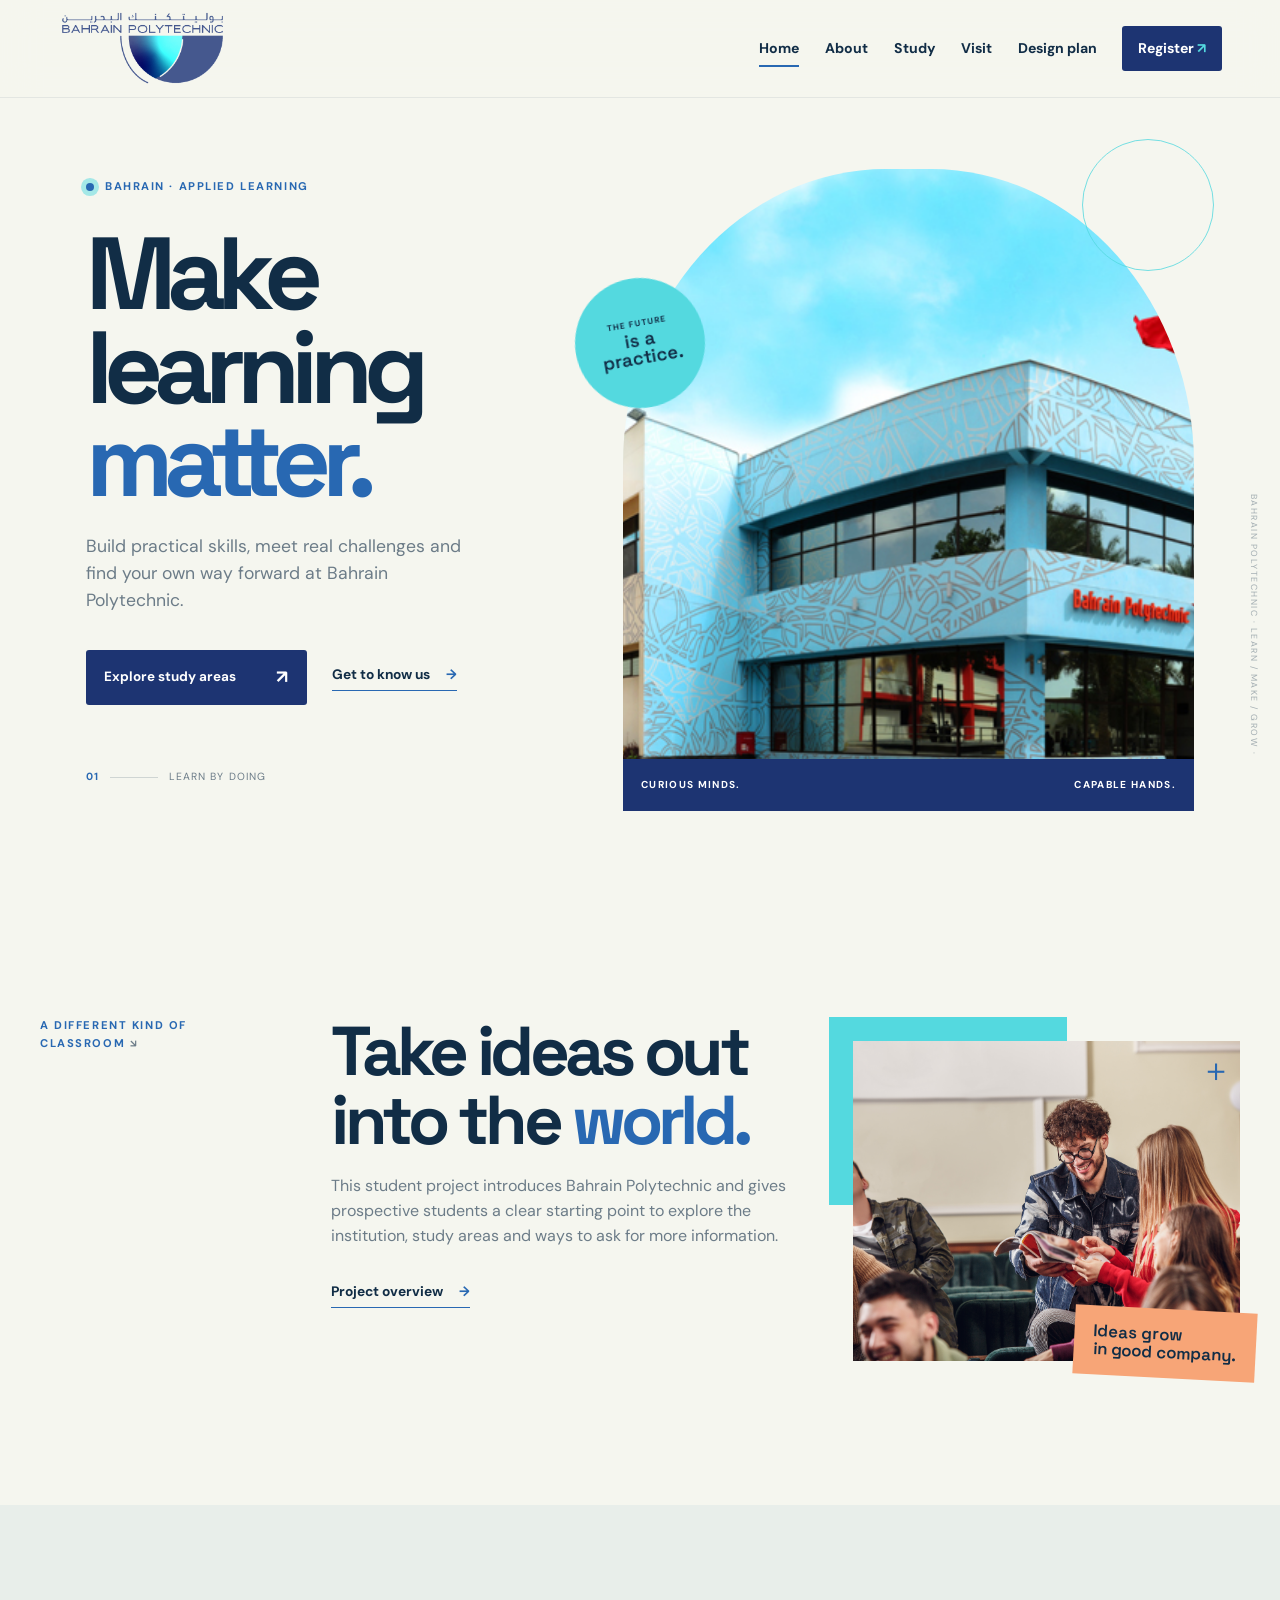
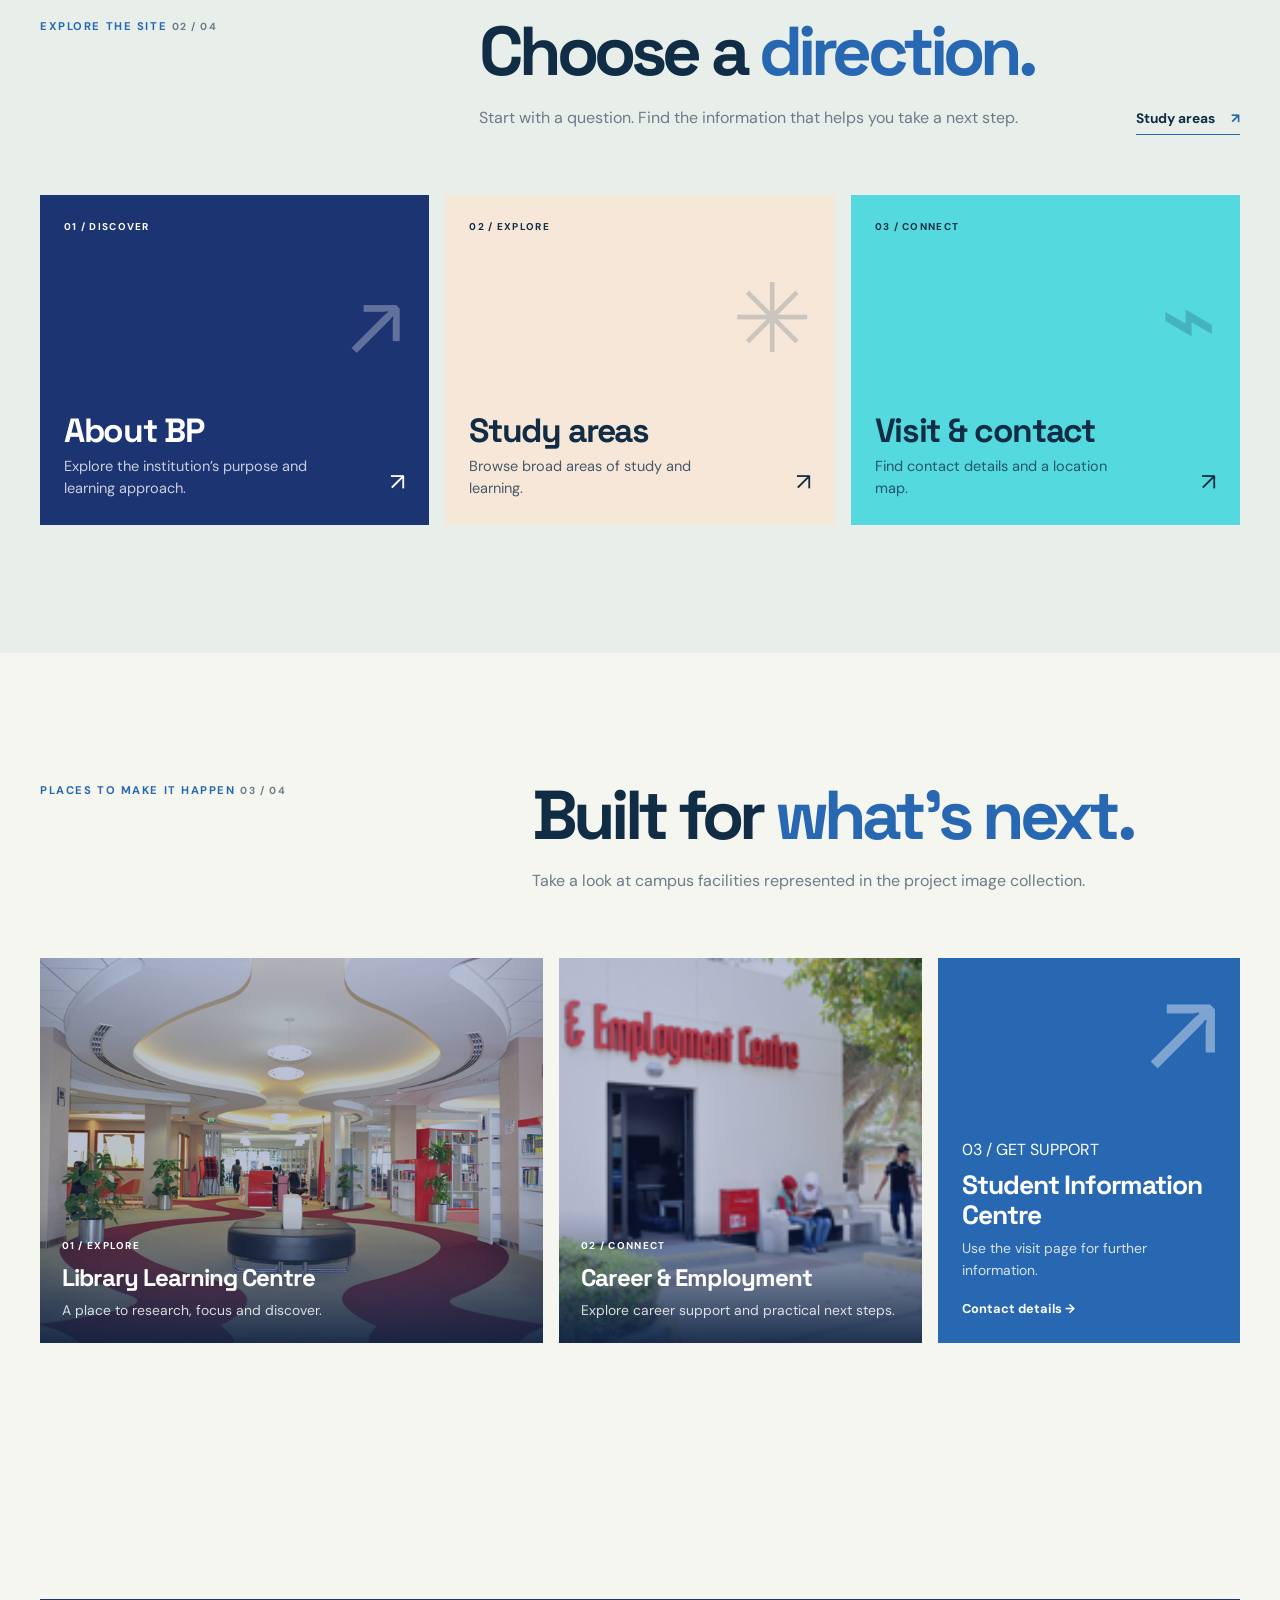
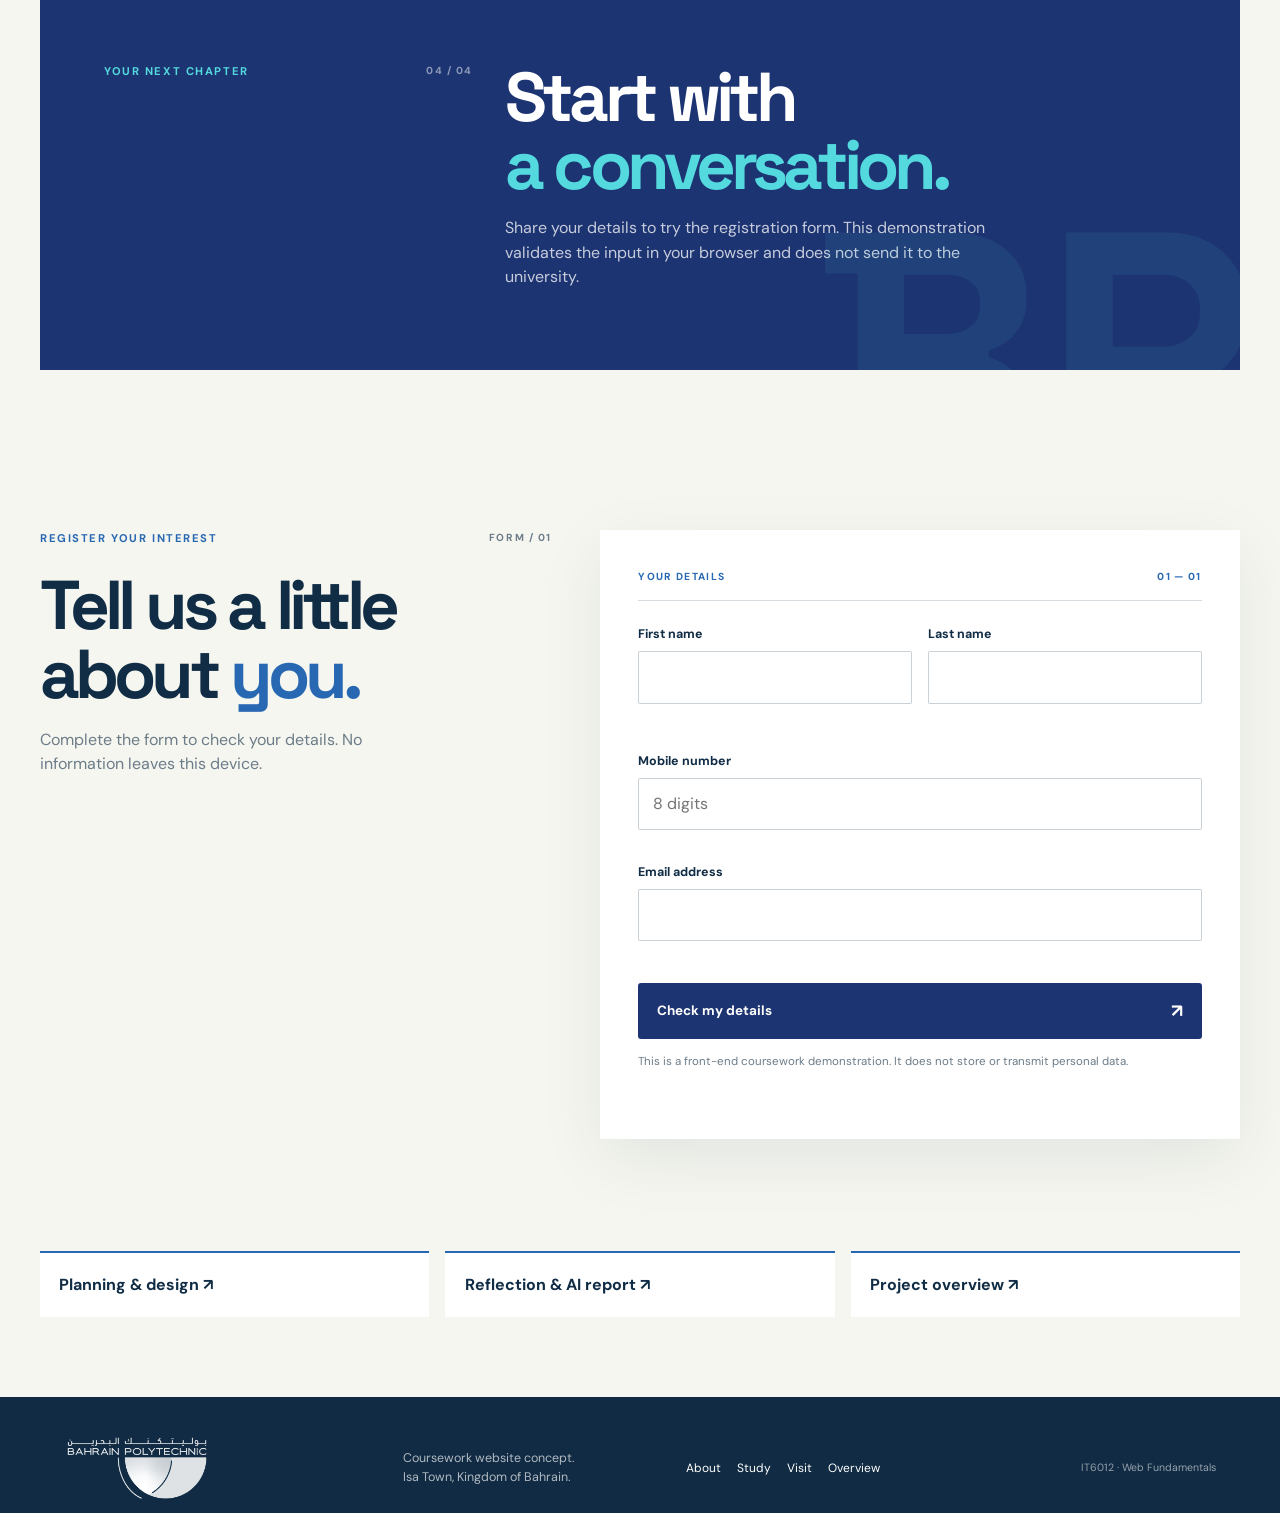
<file: Bahrain-Polytechnic/index.html>
<!doctype html>
<html lang="en">
  <head>
    <meta charset="UTF-8" />
    <meta name="viewport" content="width=device-width, initial-scale=1" />
    <meta http-equiv="refresh" content="0; url=home.html" />
    <title>
      Open Bahrain Polytechnic project
    </title>
  </head>
  <body>
    <p>
      Opening the home page. If it does not open automatically,
      <a href="home.html">
        continue to the website
      </a>
      .
    </p>
  </body>
</html>
</file>
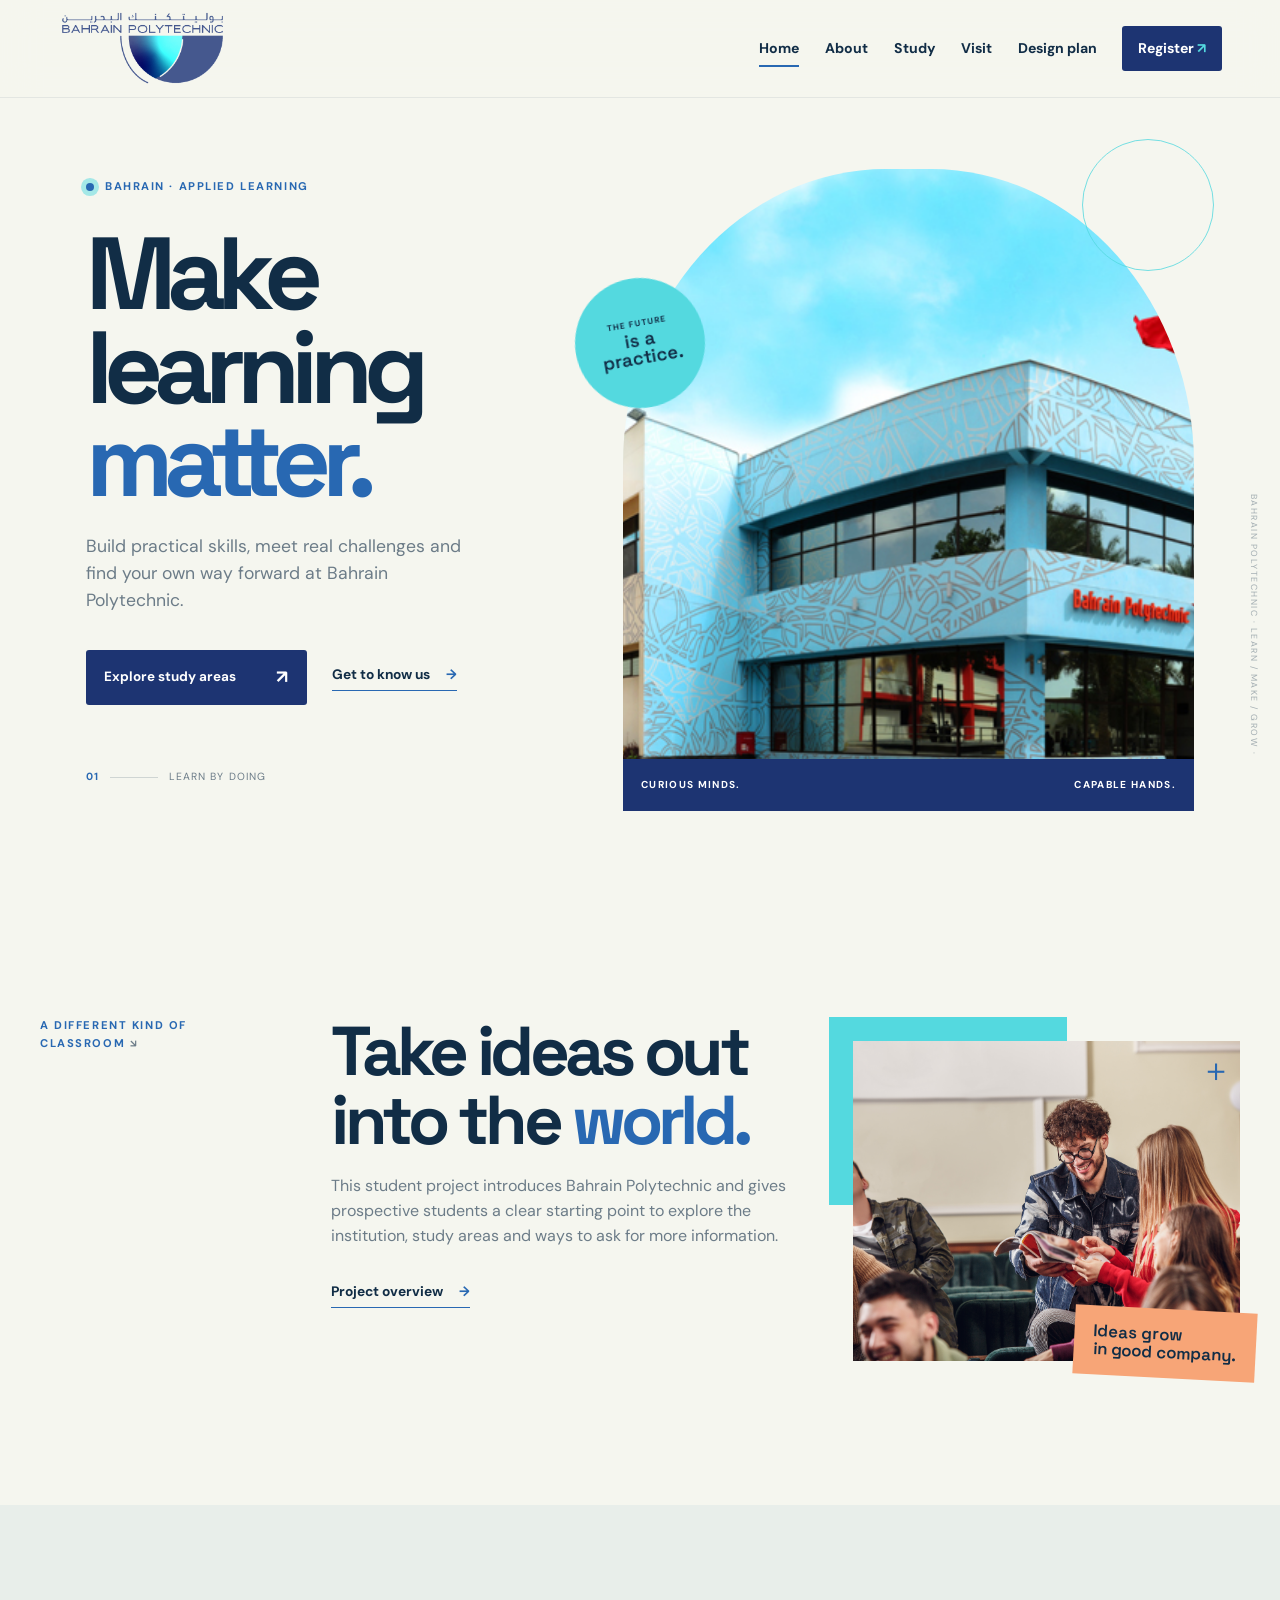
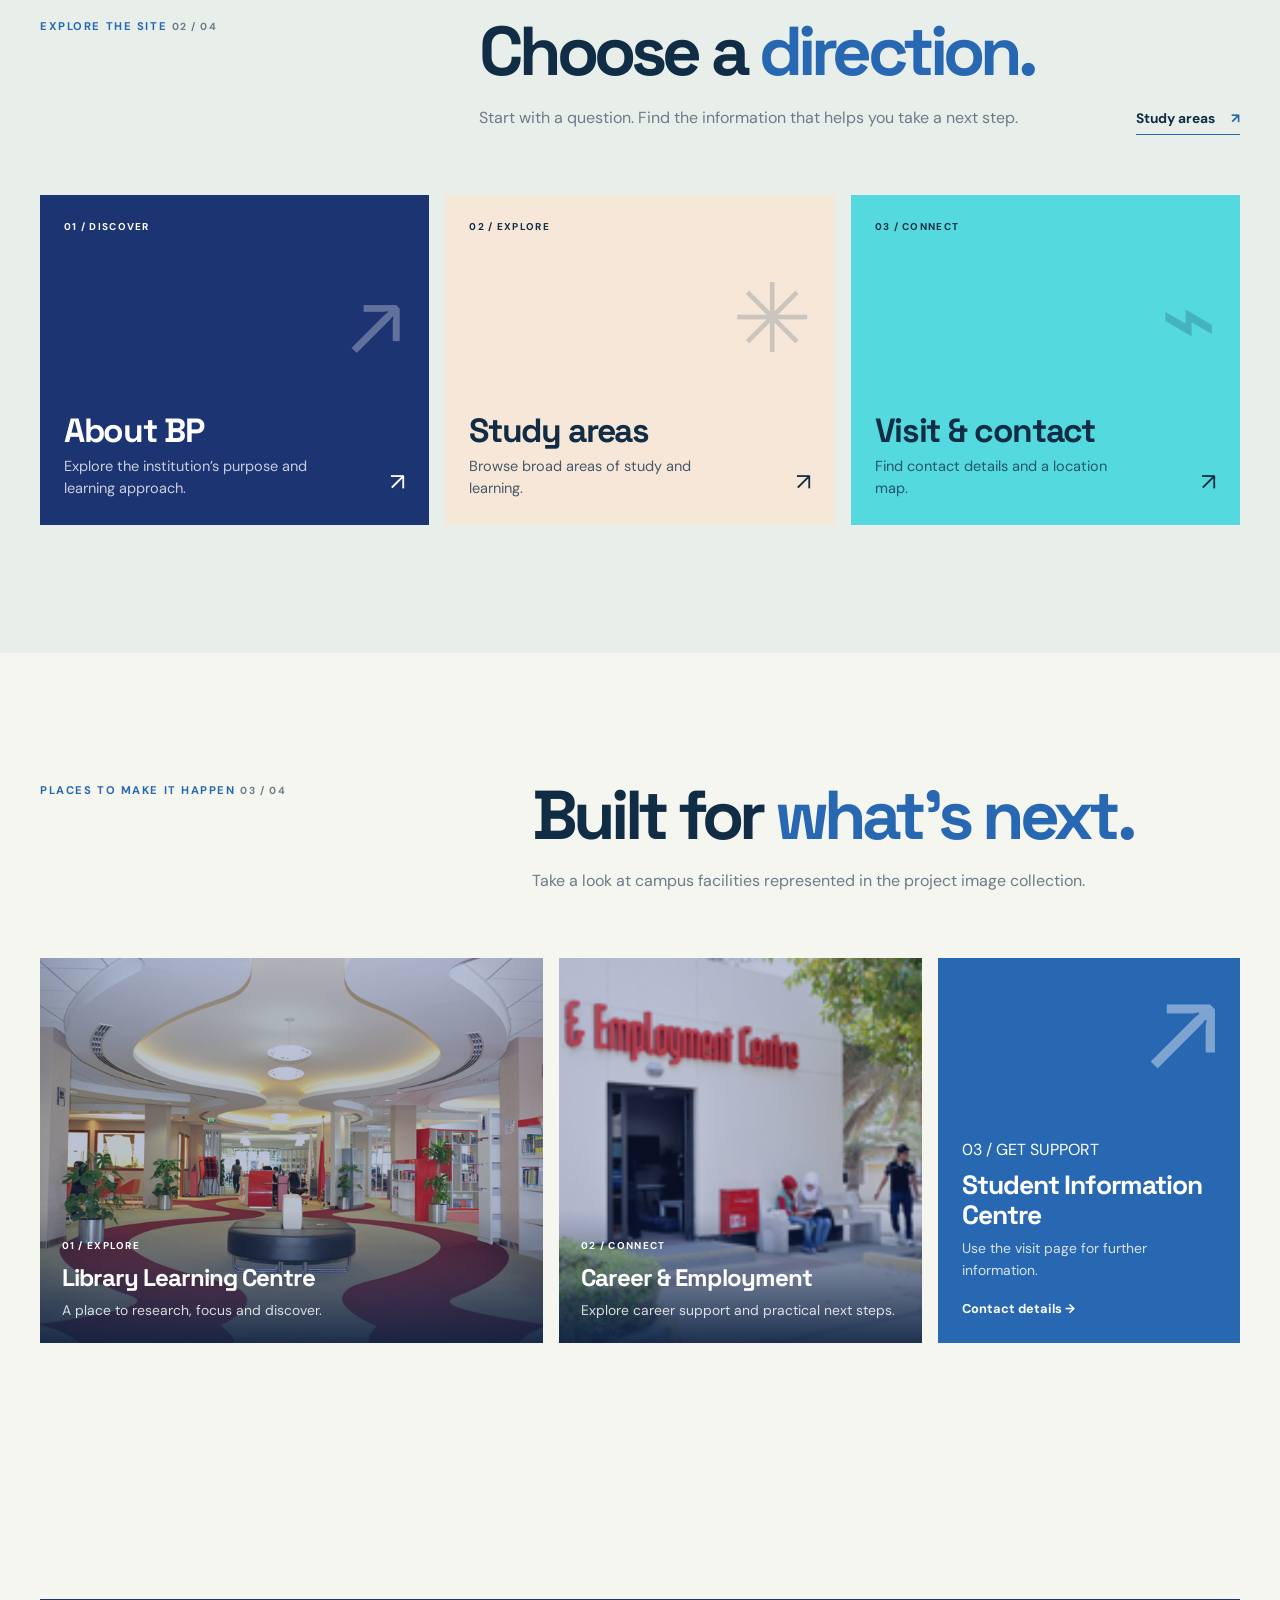
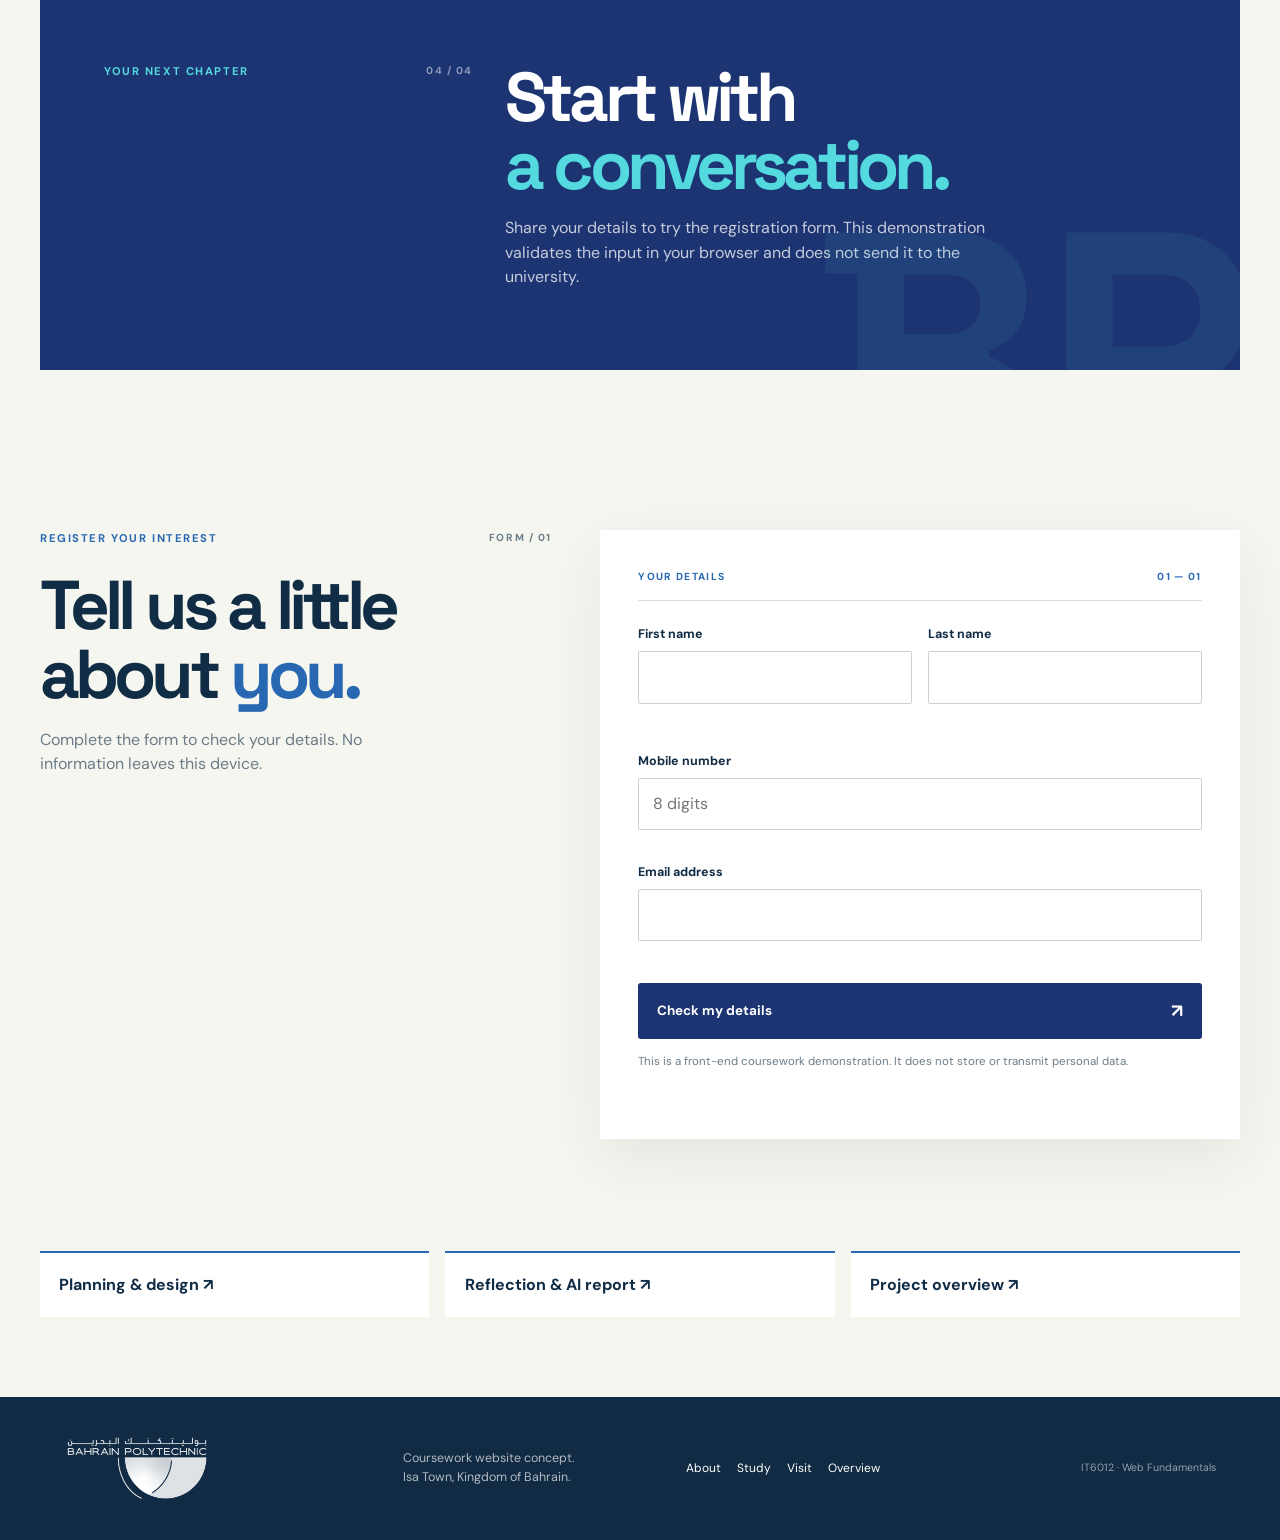
<file: Bahrain-Polytechnic/home.html>
<!doctype html>
<html lang="en">
  <head>
    <meta charset="UTF-8" />
    <meta name="viewport" content="width=device-width, initial-scale=1" />
    <meta name="theme-color" content="#f5f6ef" />
    <title>
      Bahrain Polytechnic | Make learning matter
    </title>
    <link rel="icon" href="images/bp-official-icon.png" type="image/png" />
    <link rel="preconnect" href="https://fonts.googleapis.com" />
    <link rel="preconnect" href="https://fonts.gstatic.com" crossorigin />
    <link href="https://fonts.googleapis.com/css2?family=DM+Sans:wght@400;500;600;700&family=Space+Grotesk:wght@400;500;600;700&display=swap" rel="stylesheet" />
    <link rel="stylesheet" href="styles/modern.css" />
    <script src="scripts/index.js" defer>
    </script>
  </head>
  <body>
    <header class="site-header">
      <a class="brand" href="home.html" aria-label="Bahrain Polytechnic home">
        <img src="images/bp-official-logo.png" alt="Bahrain Polytechnic | بوليتكنك البحرين" />
      </a>
      <nav class="desktop-nav" aria-label="Main navigation">
        <a class="active" href="home.html">
          Home
        </a>
        <a href="subtopic1.html">
          About
        </a>
        <a href="subtopic2.html">
          Study
        </a>
        <a href="subtopic3.html">
          Visit
        </a>
        <a href="planning-design.html">
          Design plan
        </a>
        <a class="nav-register" href="#register">
          Register
          <span>
            ↗
          </span>
        </a>
      </nav>
      <details class="mobile-menu">
        <summary aria-label="Open navigation">
          Menu
          <span>
            ＋
          </span>
        </summary>
        <nav aria-label="Mobile navigation">
          <a href="home.html">
            Home
          </a>
          <a href="subtopic1.html">
            About
          </a>
          <a href="subtopic2.html">
            Study
          </a>
          <a href="subtopic3.html">
            Visit
          </a>
          <a href="planning-design.html">
            Design plan
          </a>
          <a href="reflection-ai-report.html">
            Reflection and AI report
          </a>
          <a href="overview.html">
            Project overview
          </a>
          <a href="#register">
            Register ↗
          </a>
        </nav>
      </details>
    </header>
    <main>
      <section class="home-hero">
        <div class="hero-copy">
          <p class="kicker">
            <span class="kicker-dot">
            </span>
            BAHRAIN · APPLIED LEARNING
          </p>
          <h1>
            Make learning
            <br />
            <em>
              matter.
            </em>
          </h1>
          <p class="hero-lede">
            Build practical skills, meet real challenges and find your own way forward at Bahrain
            Polytechnic.
          </p>
          <div class="hero-actions">
            <a class="button button-dark" href="subtopic2.html">
              Explore study areas
              <span>
                ↗
              </span>
            </a>
            <a class="text-link" href="subtopic1.html">
              Get to know us
              <span>
                →
              </span>
            </a>
          </div>
          <div class="hero-index">
            <span>
              01
            </span>
            <i>
            </i>
            <span>
              LEARN BY DOING
            </span>
          </div>
        </div>
        <div class="hero-visual">
          <img src="images/home/img-1.jpg" alt="Students learning in a collaborative campus setting" />
          <div class="hero-caption">
            <span>
              CURIOUS MINDS.
            </span>
            <span>
              CAPABLE HANDS.
            </span>
          </div>
          <div class="hero-sticker" aria-hidden="true">
            <span>
              THE FUTURE
            </span>
            <b>
              is a
              <br />
              practice.
            </b>
          </div>
        </div>
        <div class="hero-edge" aria-hidden="true">
          BAHRAIN POLYTECHNIC · LEARN / MAKE / GROW ·
        </div>
      </section>
      <section class="intro-band page-wrap">
        <p class="section-index">
          A DIFFERENT KIND OF CLASSROOM
          <span>
            ↘
          </span>
        </p>
        <div>
          <h2>
            Take ideas out
            <br />
            into the
            <em>
              world.
            </em>
          </h2>
          <p>
            This student project introduces Bahrain Polytechnic and gives prospective students a clear
            starting point to explore the institution, study areas and ways to ask for more information.
          </p>
          <a class="text-link" href="overview.html">
            Project overview
            <span>
              →
            </span>
          </a>
        </div>
        <div class="intro-art">
          <img src="images/home/group.jpg" alt="Students working together on a project" />
          <span class="art-note">
            Ideas grow
            <br />
            in good company.
          </span>
          <span class="art-cross" aria-hidden="true">
            ＋
          </span>
        </div>
      </section>
      <section class="pathways-section">
        <div class="page-wrap">
          <div class="section-heading">
            <p class="section-index">
              EXPLORE THE SITE
              <span>
                02 / 04
              </span>
            </p>
            <div>
              <h2>
                Choose a
                <em>
                  direction.
                </em>
              </h2>
              <p>
                Start with a question. Find the information that helps you take a next step.
              </p>
            </div>
            <a class="text-link" href="subtopic2.html">
              Study areas
              <span>
                ↗
              </span>
            </a>
          </div>
          <div class="pathway-grid">
            <a class="pathway-card pathway-blue" href="subtopic1.html">
              <span class="pathway-no">
                01 / DISCOVER
              </span>
              <div class="pathway-symbol">
                ↗
              </div>
              <div>
                <h3>
                  About BP
                </h3>
                <p>
                  Explore the institution’s purpose and learning approach.
                </p>
              </div>
              <span class="pathway-arrow">
                ↗
              </span>
            </a>
            <a class="pathway-card pathway-cream" href="subtopic2.html">
              <span class="pathway-no">
                02 / EXPLORE
              </span>
              <div class="pathway-symbol">
                ✳
              </div>
              <div>
                <h3>
                  Study areas
                </h3>
                <p>
                  Browse broad areas of study and learning.
                </p>
              </div>
              <span class="pathway-arrow">
                ↗
              </span>
            </a>
            <a class="pathway-card pathway-cyan" href="subtopic3.html">
              <span class="pathway-no">
                03 / CONNECT
              </span>
              <div class="pathway-symbol">
                ⌁
              </div>
              <div>
                <h3>
                  Visit
                  &
                  contact
                </h3>
                <p>
                  Find contact details and a location map.
                </p>
              </div>
              <span class="pathway-arrow">
                ↗
              </span>
            </a>
          </div>
        </div>
      </section>
      <section class="campus-section page-wrap">
        <div class="section-heading">
          <p class="section-index">
            PLACES TO MAKE IT HAPPEN
            <span>
              03 / 04
            </span>
          </p>
          <div>
            <h2>
              Built for
              <em>
                what’s next.
              </em>
            </h2>
            <p>
              Take a look at campus facilities represented in the project image collection.
            </p>
          </div>
        </div>
        <div class="campus-grid">
          <article class="campus-card campus-large">
            <img src="images/home/Library Learning Centre.jpg" alt="Library learning centre" />
            <div>
              <span>
                01 / EXPLORE
              </span>
              <h3>
                Library Learning Centre
              </h3>
              <p>
                A place to research, focus and discover.
              </p>
            </div>
          </article>
          <article class="campus-card">
            <img src="images/home/career-and-employment-centre.png" alt="Career and employment centre" />
            <div>
              <span>
                02 / CONNECT
              </span>
              <h3>
                Career
                &
                Employment
              </h3>
              <p>
                Explore career support and practical next steps.
              </p>
            </div>
          </article>
          <article class="campus-card campus-accent">
            <span class="campus-glyph" aria-hidden="true">
              ↗
            </span>
            <span>
              03 / GET SUPPORT
            </span>
            <h3>
              Student Information Centre
            </h3>
            <p>
              Use the visit page for further information.
            </p>
            <a href="subtopic3.html">
              Contact details →
            </a>
          </article>
        </div>
      </section>
      <section class="join-section page-wrap" id="register">
        <div class="join-shape" aria-hidden="true">
          BP
        </div>
        <p class="section-index">
          YOUR NEXT CHAPTER
          <span>
            04 / 04
          </span>
        </p>
        <div>
          <h2>
            Start with
            <br />
            <em>
              a conversation.
            </em>
          </h2>
          <p>
            Share your details to try the registration form. This demonstration validates the input in your
            browser and does not send it to the university.
          </p>
        </div>
      </section>
      <section class="home-register page-wrap">
        <div>
          <p class="section-index">
            REGISTER YOUR INTEREST
            <span>
              FORM / 01
            </span>
          </p>
          <h2>
            Tell us a little
            <br />
            about
            <em>
              you.
            </em>
          </h2>
          <p>
            Complete the form to check your details. No information leaves this device.
          </p>
        </div>
        <div class="register-card">
          <div class="register-card-head">
            <span>
              YOUR DETAILS
            </span>
            <span>
              01 — 01
            </span>
          </div>
          <form id="interestForm" novalidate>
            <div class="form-pair">
              <div class="input-group">
                <label for="fname">
                  First name
                </label>
                <input id="fname" name="fname" autocomplete="given-name" minlength="3" required aria-describedby="fname-error" />
                <small class="field-error" id="fname-error">
                </small>
              </div>
              <div class="input-group">
                <label for="lname">
                  Last name
                </label>
                <input id="lname" name="lname" autocomplete="family-name" minlength="3" required aria-describedby="lname-error" />
                <small class="field-error" id="lname-error">
                </small>
              </div>
            </div>
            <div class="input-group">
              <label for="mobile">
                Mobile number
              </label>
              <input id="mobile" name="mobile" type="tel" inputmode="numeric" autocomplete="tel-national" placeholder="8 digits" pattern="[0-9]{8}" maxlength="8" required aria-describedby="mobile-error" />
              <small class="field-error" id="mobile-error">
              </small>
            </div>
            <div class="input-group">
              <label for="email">
                Email address
              </label>
              <input id="email" name="email" type="email" autocomplete="email" required aria-describedby="email-error" />
              <small class="field-error" id="email-error">
              </small>
            </div>
            <button class="button button-dark" type="submit">
              Check my details
              <span>
                ↗
              </span>
            </button>
            <p class="form-hint">
              This is a front-end coursework demonstration. It does not store or transmit personal data.
            </p>
            <p id="form-status" class="form-status" role="status" aria-live="polite">
            </p>
          </form>
        </div>
      </section>
      <section class="home-document-links page-wrap">
        <a href="planning-design.html">
          Planning
          &
          design ↗
        </a>
        <a href="reflection-ai-report.html">
          Reflection
          &
          AI report ↗
        </a>
        <a href="overview.html">
          Project overview ↗
        </a>
      </section>
    </main>
    <footer class="site-footer">
      <a class="footer-brand" href="home.html">
        <img src="images/bp-official-logo.png" alt="Bahrain Polytechnic" />
      </a>
      <p>
        Coursework website concept.
        <br />
        Isa Town, Kingdom of Bahrain.
      </p>
      <div class="footer-links">
        <a href="subtopic1.html">
          About
        </a>
        <a href="subtopic2.html">
          Study
        </a>
        <a href="subtopic3.html">
          Visit
        </a>
        <a href="overview.html">
          Overview
        </a>
      </div>
      <span class="copyright">
        IT6012 · Web Fundamentals
      </span>
    </footer>
  </body>
</html>
</file>
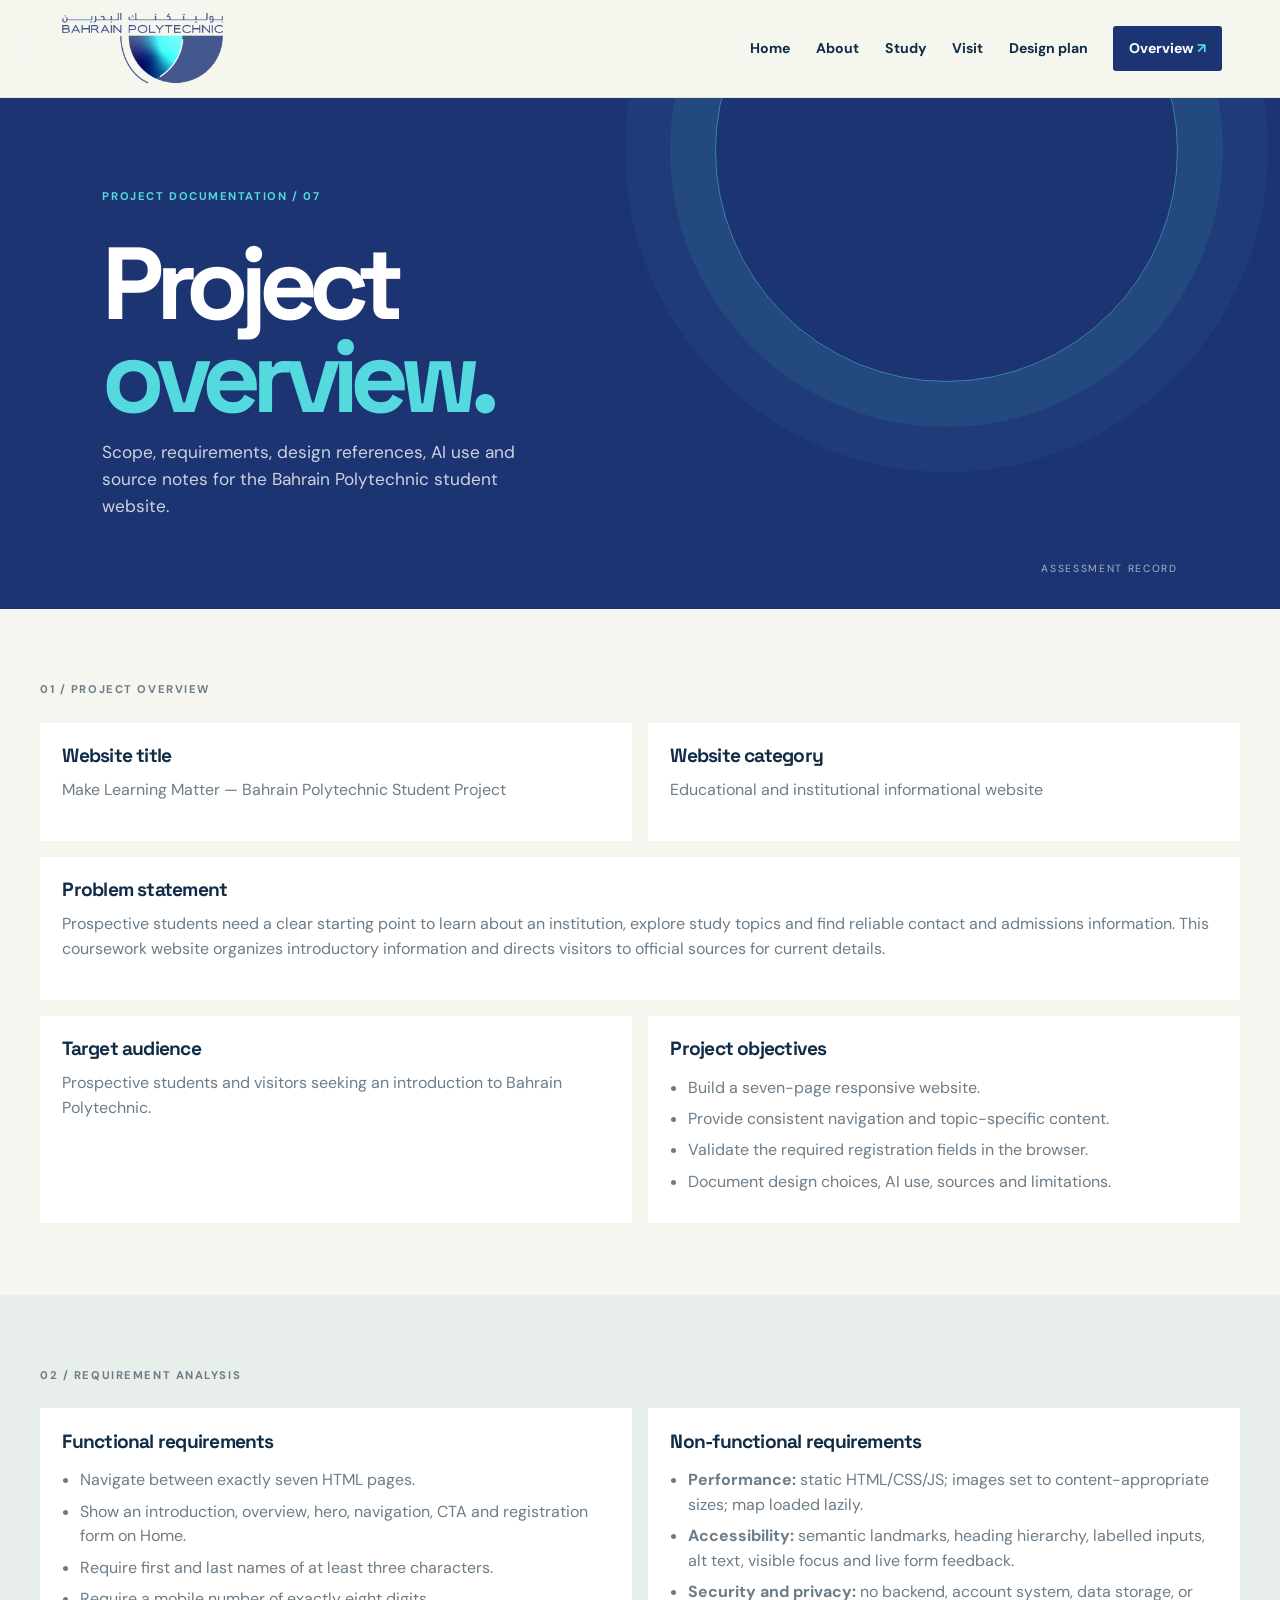
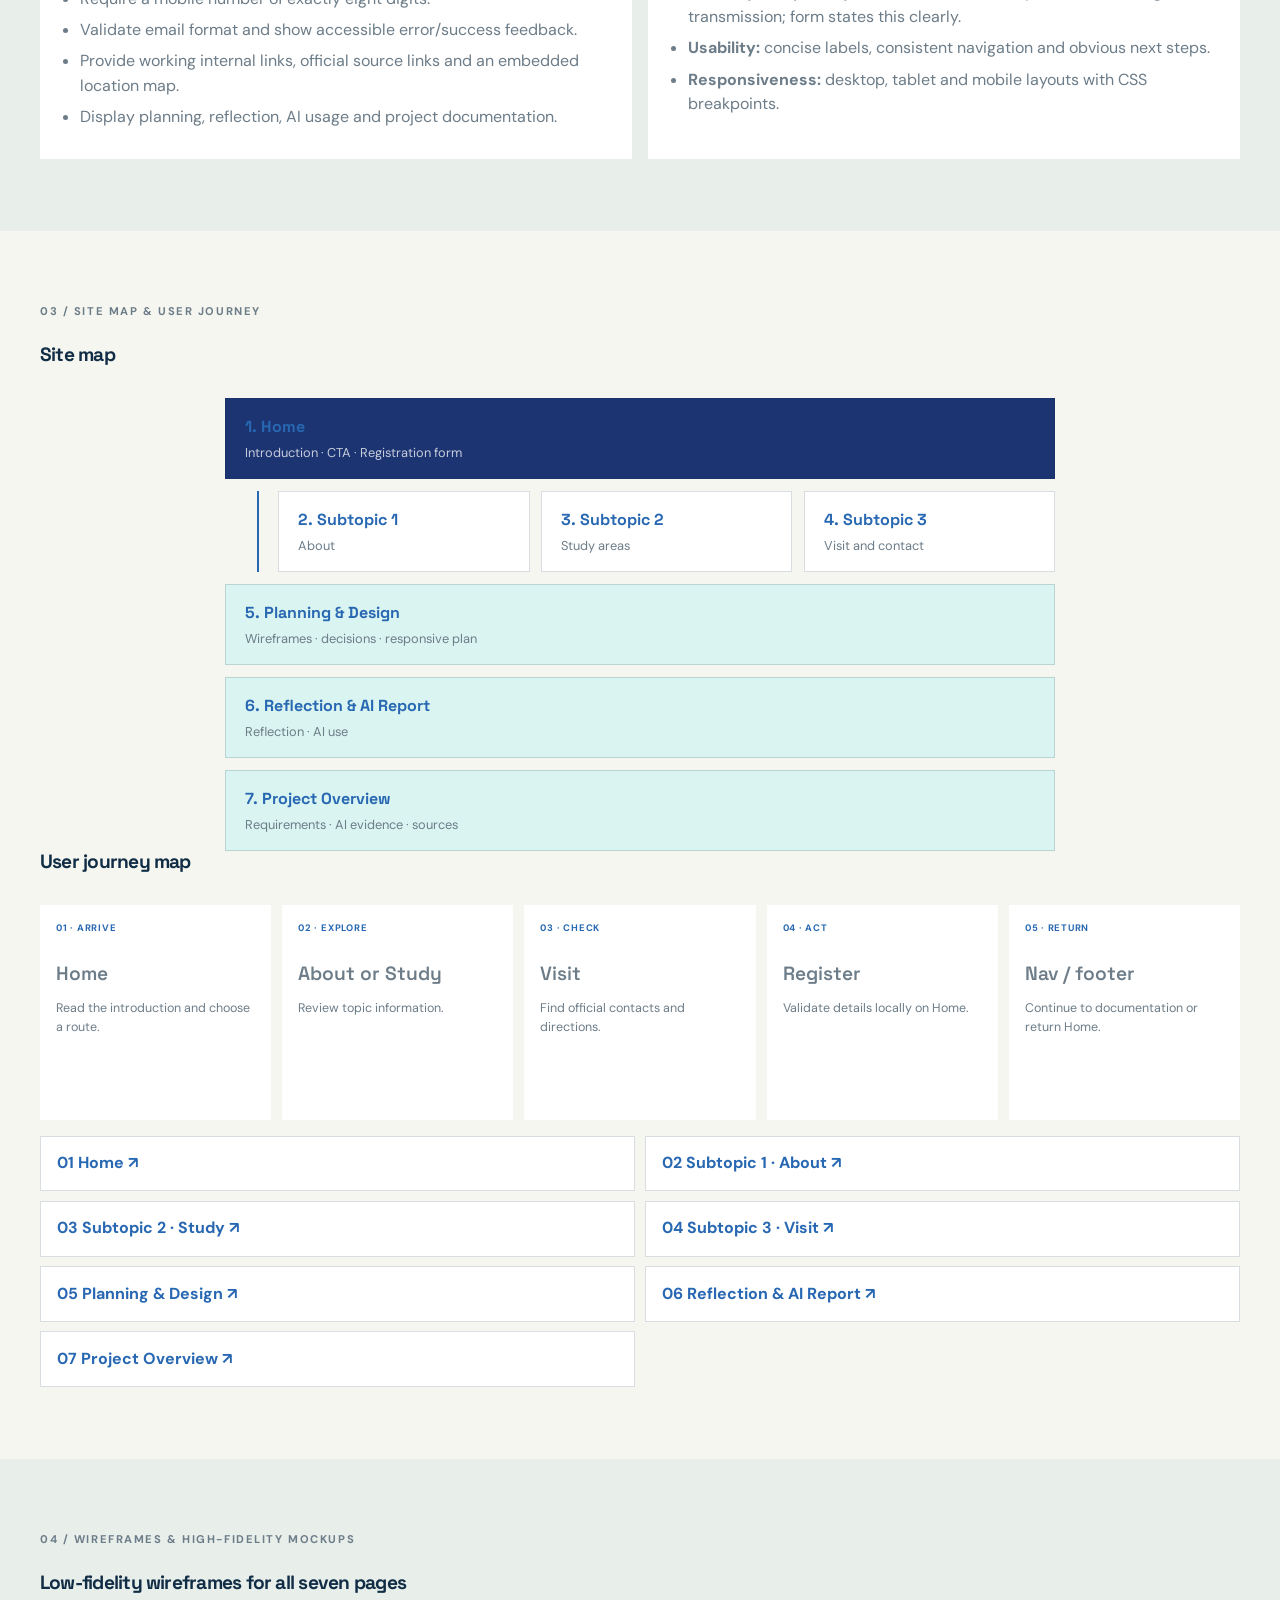
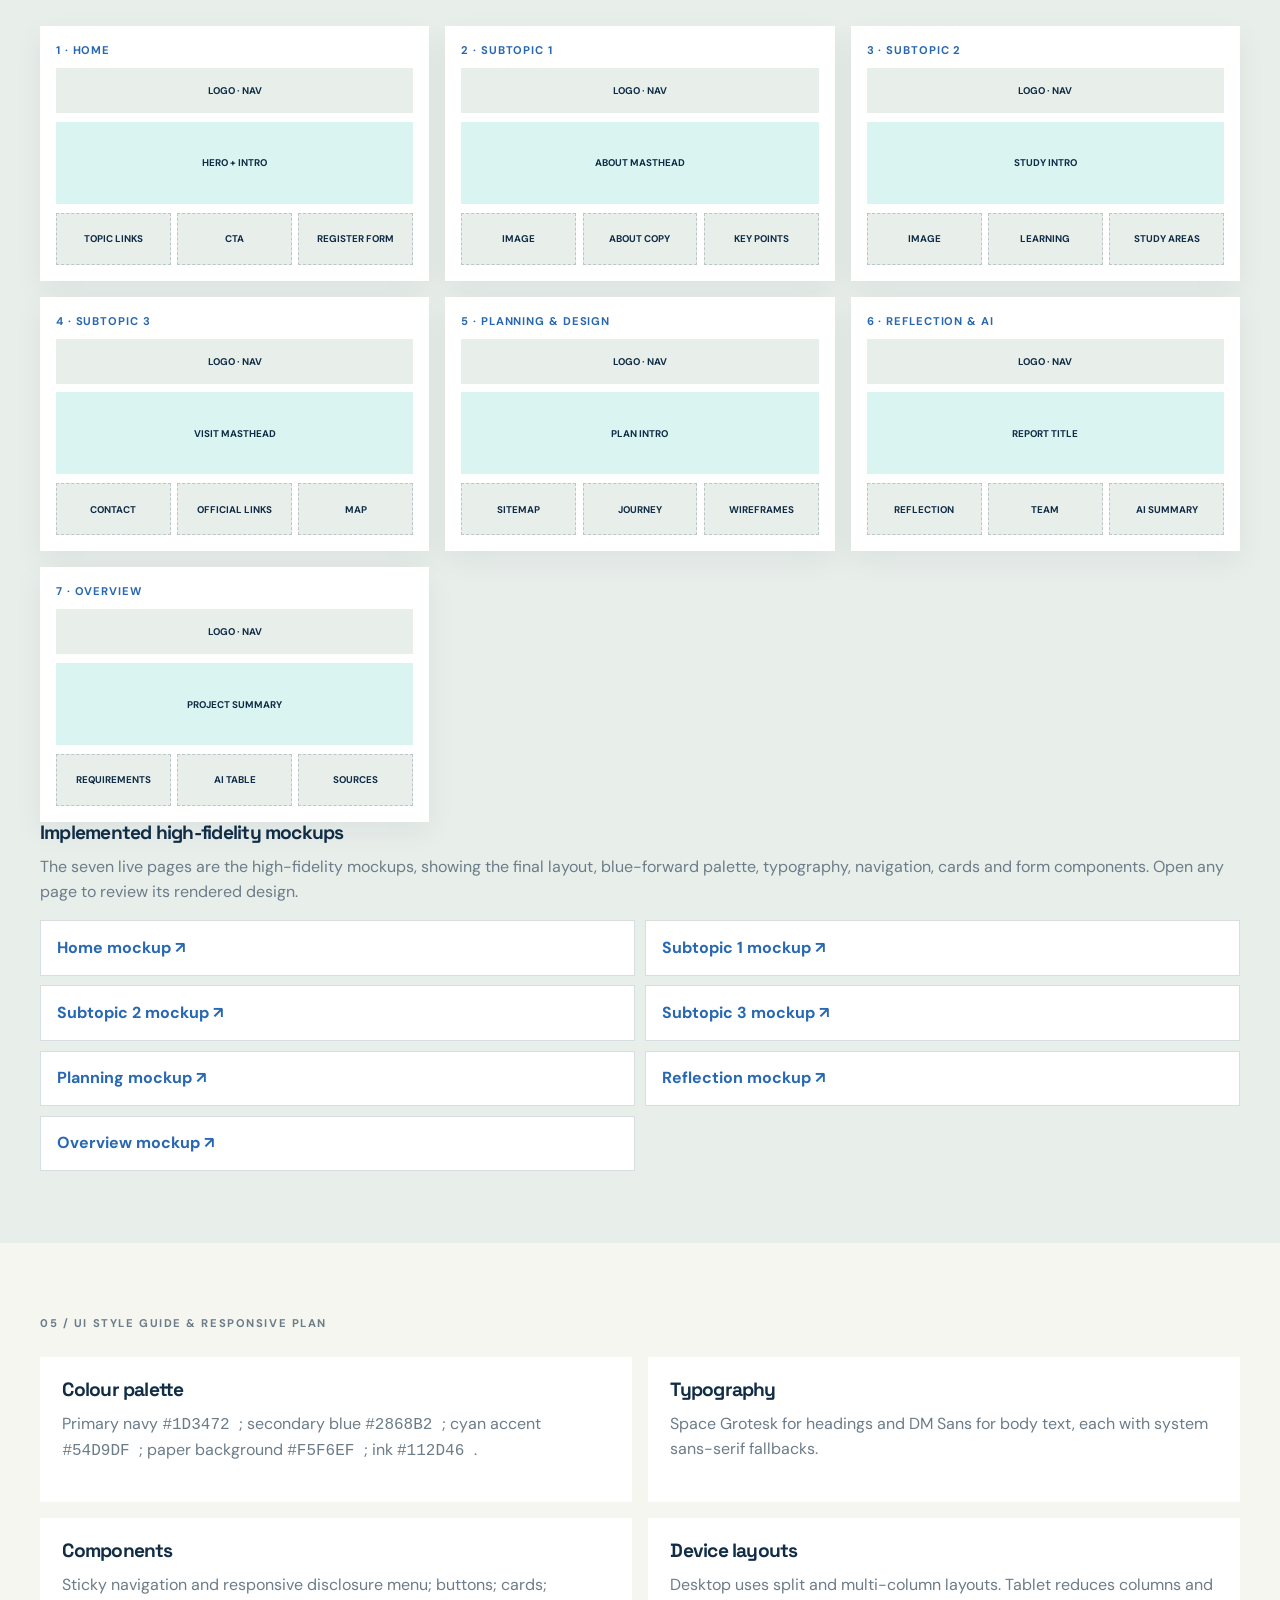
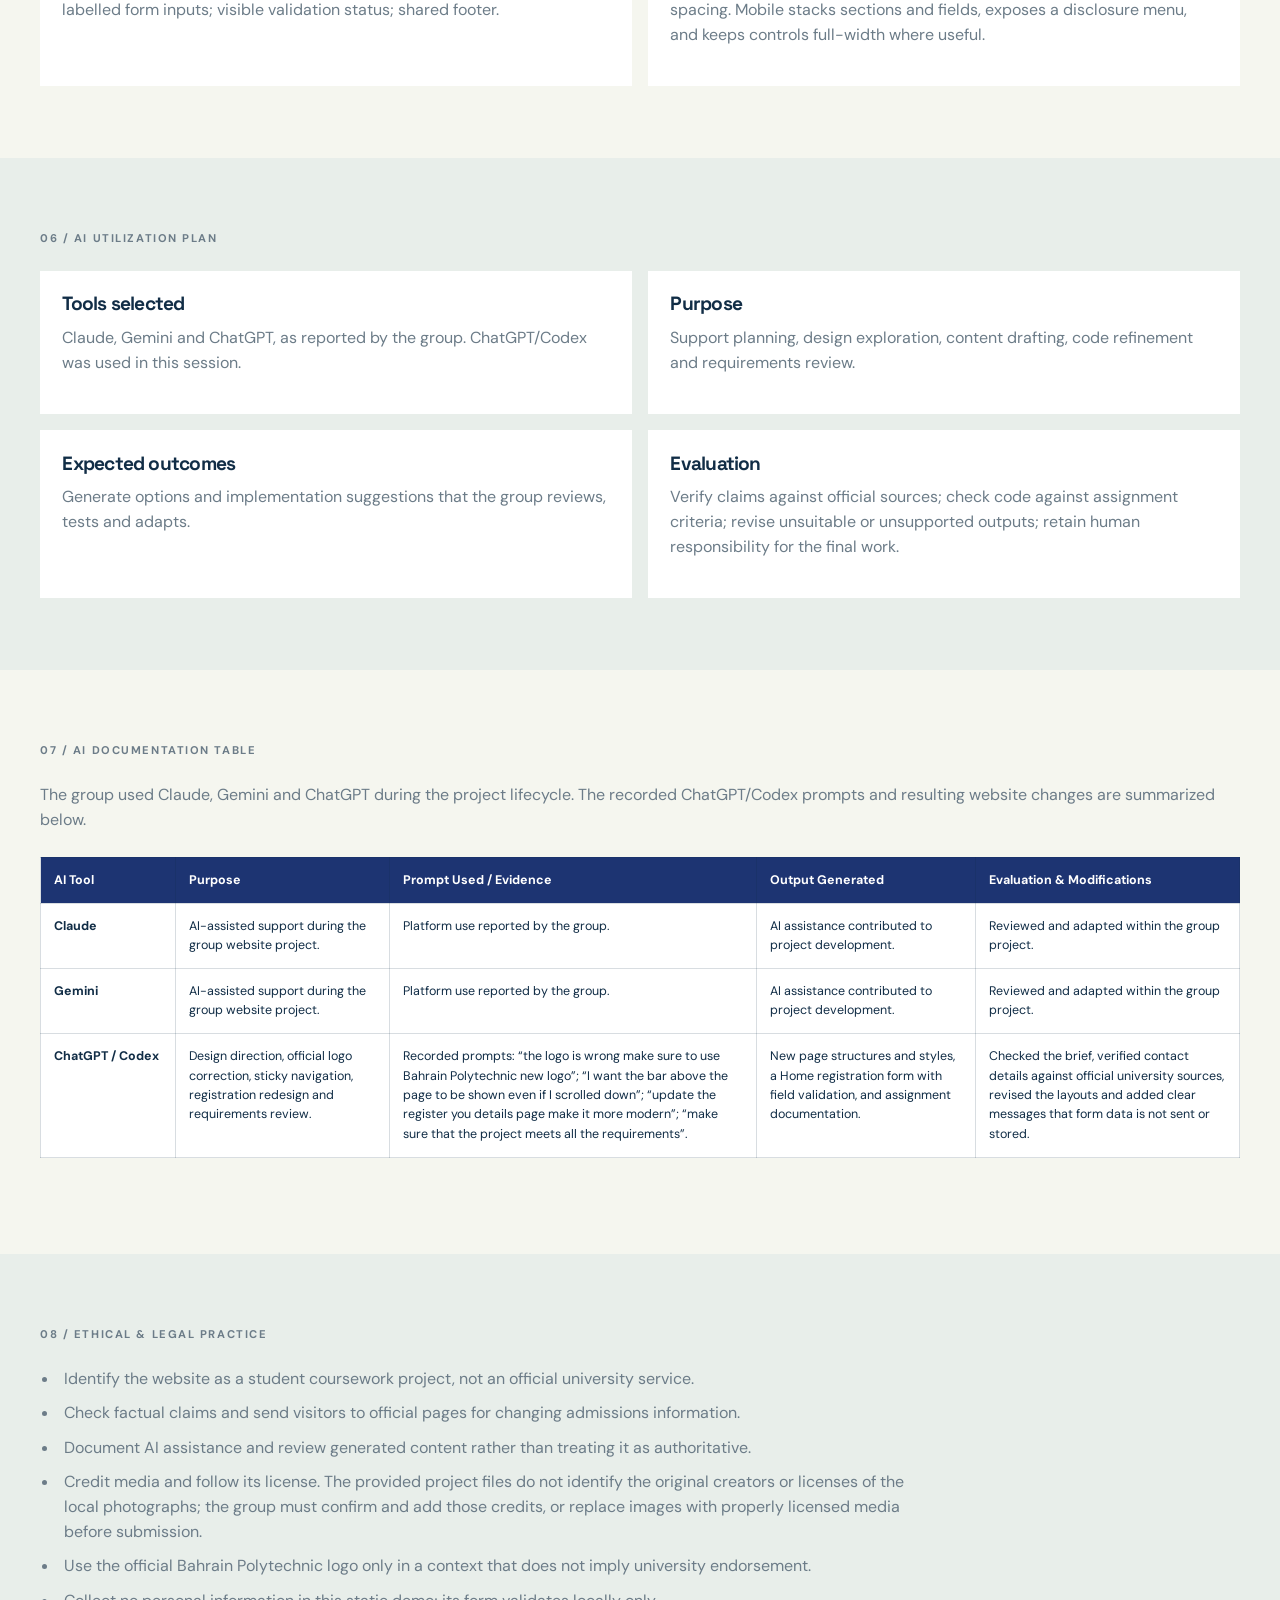
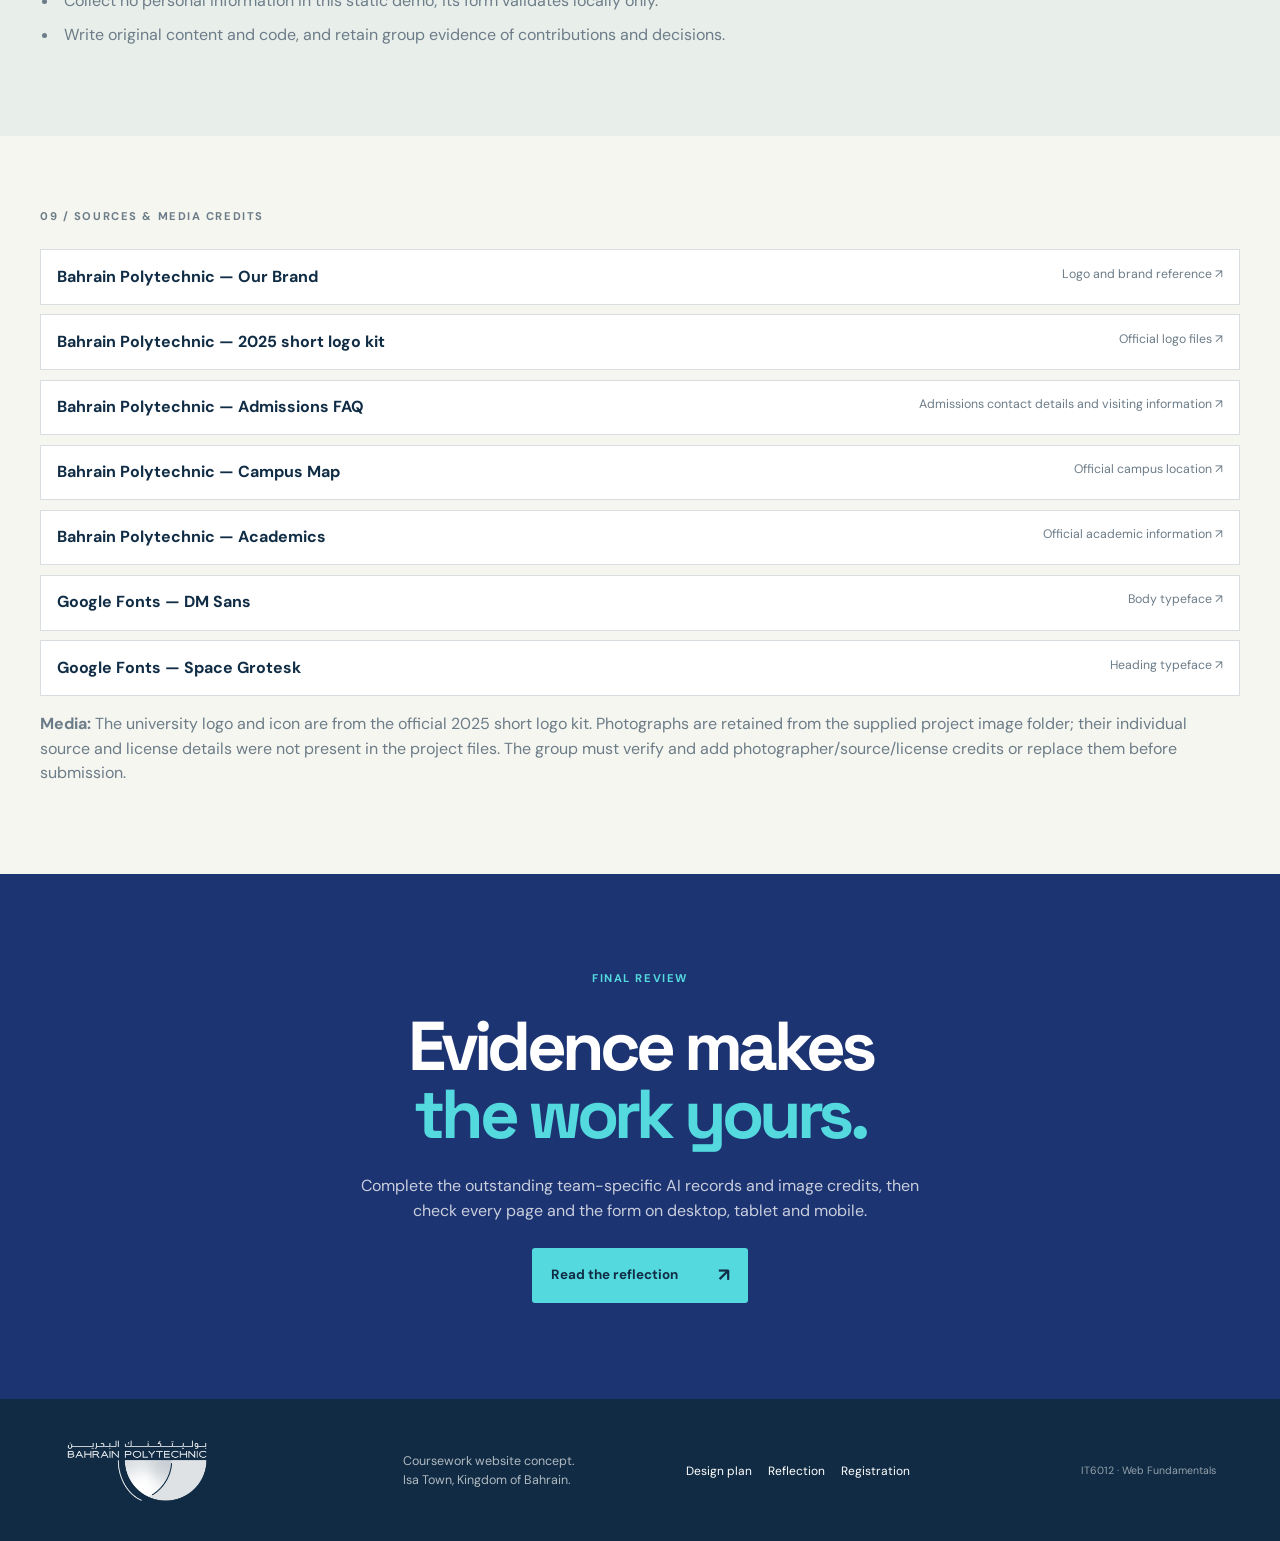
<file: Bahrain-Polytechnic/overview.html>
<!doctype html>
<html lang="en">
  <head>
    <meta charset="UTF-8" />
    <meta name="viewport" content="width=device-width, initial-scale=1" />
    <title>
      Project overview and requirements | Bahrain Polytechnic Student Project
    </title>
    <link rel="icon" href="images/bp-official-icon.png" type="image/png" />
    <link rel="preconnect" href="https://fonts.googleapis.com" />
    <link rel="preconnect" href="https://fonts.gstatic.com" crossorigin />
    <link
    href="https://fonts.googleapis.com/css2?family=DM+Sans:wght@400;500;600;700&family=Space+Grotesk:wght@400;500;600;700&display=swap"
    rel="stylesheet" />
    <link rel="stylesheet" href="styles/modern.css" />
  </head>
  <body>
    <header class="site-header">
      <a class="brand" href="home.html" aria-label="Bahrain Polytechnic home">
        <img
        src="images/bp-official-logo.png" alt="Bahrain Polytechnic | بوليتكنك البحرين" />
      </a>
      <nav class="desktop-nav" aria-label="Main navigation">
        <a href="home.html">
          Home
        </a>
        <a
        href="subtopic1.html">
          About
        </a>
        <a href="subtopic2.html">
          Study
        </a>
        <a href="subtopic3.html">
          Visit
        </a>
        <a
        href="planning-design.html">
          Design plan
        </a>
        <a class="active nav-register" href="overview.html">
          Overview
          <span>
            ↗
          </span>
        </a>
      </nav>
      <details class="mobile-menu">
        <summary>
          Menu
          <span>
            ＋
          </span>
        </summary>
        <nav aria-label="Mobile navigation">
          <a href="home.html">
            Home
          </a>
          <a href="subtopic1.html">
            About
          </a>
          <a
          href="subtopic2.html">
            Study
          </a>
          <a href="subtopic3.html">
            Visit
          </a>
          <a href="planning-design.html">
            Design plan
          </a>
          <a href="reflection-ai-report.html">
            Reflection and AI report
          </a>
          <a href="overview.html">
            Project overview
          </a>
        </nav>
      </details>
    </header>
    <main>
      <section class="page-masthead">
        <p class="kicker">
          PROJECT DOCUMENTATION / 07
        </p>
        <h1>
          Project
          <br />
          <em>
            overview.
          </em>
        </h1>
        <p>
          Scope, requirements, design references, AI use and source notes for the Bahrain Polytechnic
          student website.
        </p>
        <span class="masthead-index">
          ASSESSMENT RECORD
        </span>
      </section>
      <section class="overview-section page-wrap">
        <p class="section-index">
          01 / PROJECT OVERVIEW
        </p>
        <div class="overview-grid">
          <article>
            <h3>
              Website title
            </h3>
            <p>
              Make Learning Matter — Bahrain Polytechnic Student Project
            </p>
          </article>
          <article>
            <h3>
              Website category
            </h3>
            <p>
              Educational and institutional informational website
            </p>
          </article>
          <article class="overview-wide">
            <h3>
              Problem statement
            </h3>
            <p>
              Prospective students need a clear starting point to learn about an institution, explore study
              topics and find reliable contact and admissions information. This coursework website organizes
              introductory information and directs visitors to official sources for current details.
            </p>
          </article>
          <article>
            <h3>
              Target audience
            </h3>
            <p>
              Prospective students and visitors seeking an introduction to Bahrain Polytechnic.
            </p>
          </article>
          <article>
            <h3>
              Project objectives
            </h3>
            <ul>
              <li>
                Build a seven-page responsive website.
              </li>
              <li>
                Provide consistent navigation and topic-specific content.
              </li>
              <li>
                Validate the required registration fields in the browser.
              </li>
              <li>
                Document design choices, AI use, sources and limitations.
              </li>
            </ul>
          </article>
        </div>
      </section>
      <section class="overview-section overview-tint">
        <div class="page-wrap">
          <p class="section-index">
            02 / REQUIREMENT ANALYSIS
          </p>
          <div class="overview-grid">
            <article>
              <h3>
                Functional requirements
              </h3>
              <ul>
                <li>
                  Navigate between exactly seven HTML pages.
                </li>
                <li>
                  Show an introduction, overview, hero, navigation, CTA and registration form on Home.
                </li>
                <li>
                  Require first and last names of at least three characters.
                </li>
                <li>
                  Require a mobile number of exactly eight digits.
                </li>
                <li>
                  Validate email format and show accessible error/success feedback.
                </li>
                <li>
                  Provide working internal links, official source links and an embedded location map.
                </li>
                <li>
                  Display planning, reflection, AI usage and project documentation.
                </li>
              </ul>
            </article>
            <article>
              <h3>
                Non-functional requirements
              </h3>
              <ul>
                <li>
                  <b>
                    Performance:
                  </b>
                  static HTML/CSS/JS; images set to content-appropriate sizes; map loaded lazily.
                </li>
                <li>
                  <b>
                    Accessibility:
                  </b>
                  semantic landmarks, heading hierarchy, labelled inputs, alt text, visible focus and live form
                  feedback.
                </li>
                <li>
                  <b>
                    Security and privacy:
                  </b>
                  no backend, account system, data storage, or transmission; form states this clearly.
                </li>
                <li>
                  <b>
                    Usability:
                  </b>
                  concise labels, consistent navigation and obvious next steps.
                </li>
                <li>
                  <b>
                    Responsiveness:
                  </b>
                  desktop, tablet and mobile layouts with CSS breakpoints.
                </li>
              </ul>
            </article>
          </div>
        </div>
      </section>
      <section class="overview-section page-wrap">
        <p class="section-index">
          03 / SITE MAP
          &
          USER JOURNEY
        </p>
        <h3>
          Site map
        </h3>
        <nav class="sitemap overview-sitemap" aria-label="Project sitemap">
          <a href="home.html">
            <b>
              1. Home
            </b>
            <span>
              Introduction · CTA · Registration form
            </span>
          </a>
          <div class="sitemap-branches">
            <a href="subtopic1.html">
              <b>
                2. Subtopic 1
              </b>
              <span>
                About
              </span>
            </a>
            <a
            href="subtopic2.html">
              <b>
                3. Subtopic 2
              </b>
              <span>
                Study areas
              </span>
            </a>
            <a href="subtopic3.html">
              <b>
                4. Subtopic 3
              </b>
              <span>
                Visit and contact
              </span>
            </a>
          </div>
          <a href="planning-design.html">
            <b>
              5. Planning
              &
              Design
            </b>
            <span>
              Wireframes · decisions · responsive plan
            </span>
          </a>
          <a href="reflection-ai-report.html">
            <b>
              6. Reflection
              &
              AI Report
            </b>
            <span>
              Reflection · AI use
            </span>
          </a>
          <a href="overview.html">
            <b>
              7. Project Overview
            </b>
            <span>
              Requirements · AI evidence · sources
            </span>
          </a>
        </nav>
        <h3 class="journey-title">
          User journey map
        </h3>
        <ol class="journey-map overview-journey">
          <li>
            <span>
              01 · ARRIVE
            </span>
            <b>
              Home
            </b>
            <p>
              Read the introduction and choose a route.
            </p>
          </li>
          <li>
            <span>
              02 · EXPLORE
            </span>
            <b>
              About or Study
            </b>
            <p>
              Review topic information.
            </p>
          </li>
          <li>
            <span>
              03 · CHECK
            </span>
            <b>
              Visit
            </b>
            <p>
              Find official contacts and directions.
            </p>
          </li>
          <li>
            <span>
              04 · ACT
            </span>
            <b>
              Register
            </b>
            <p>
              Validate details locally on Home.
            </p>
          </li>
          <li>
            <span>
              05 · RETURN
            </span>
            <b>
              Nav / footer
            </b>
            <p>
              Continue to documentation or return Home.
            </p>
          </li>
        </ol>
        <div class="overview-page-links">
          <a href="home.html">
            01 Home ↗
          </a>
          <a href="subtopic1.html">
            02 Subtopic 1 · About ↗
          </a>
          <a href="subtopic2.html">
            03 Subtopic 2 · Study ↗
          </a>
          <a href="subtopic3.html">
            04 Subtopic 3 · Visit ↗
          </a>
          <a href="planning-design.html">
            05 Planning
            &
            Design ↗
          </a>
          <a href="reflection-ai-report.html">
            06 Reflection
            &
            AI Report ↗
          </a>
          <a href="overview.html">
            07 Project Overview ↗
          </a>
        </div>
      </section>
      <section class="overview-section overview-tint">
        <div class="page-wrap">
          <p class="section-index">
            04 / WIREFRAMES
            &
            HIGH-FIDELITY MOCKUPS
          </p>
          <h3>
            Low-fidelity wireframes for all seven pages
          </h3>
          <div class="wireframe-grid overview-wireframes">
            <article class="wireframe">
              <b>
                1 · HOME
              </b>
              <div class="wf-nav">
                LOGO · NAV
              </div>
              <div class="wf-hero">
                HERO + INTRO
              </div>
              <div class="wf-row">
                <i>
                  TOPIC LINKS
                </i>
                <i>
                  CTA
                </i>
                <i>
                  REGISTER FORM
                </i>
              </div>
            </article>
            <article class="wireframe">
              <b>
                2 · SUBTOPIC 1
              </b>
              <div class="wf-nav">
                LOGO · NAV
              </div>
              <div class="wf-hero">
                ABOUT MASTHEAD
              </div>
              <div class="wf-row">
                <i>
                  IMAGE
                </i>
                <i>
                  ABOUT COPY
                </i>
                <i>
                  KEY POINTS
                </i>
              </div>
            </article>
            <article class="wireframe">
              <b>
                3 · SUBTOPIC 2
              </b>
              <div class="wf-nav">
                LOGO · NAV
              </div>
              <div class="wf-hero">
                STUDY INTRO
              </div>
              <div class="wf-row">
                <i>
                  IMAGE
                </i>
                <i>
                  LEARNING
                </i>
                <i>
                  STUDY AREAS
                </i>
              </div>
            </article>
            <article class="wireframe">
              <b>
                4 · SUBTOPIC 3
              </b>
              <div class="wf-nav">
                LOGO · NAV
              </div>
              <div class="wf-hero">
                VISIT MASTHEAD
              </div>
              <div class="wf-row">
                <i>
                  CONTACT
                </i>
                <i>
                  OFFICIAL LINKS
                </i>
                <i>
                  MAP
                </i>
              </div>
            </article>
            <article class="wireframe">
              <b>
                5 · PLANNING
                &
                DESIGN
              </b>
              <div class="wf-nav">
                LOGO · NAV
              </div>
              <div class="wf-hero">
                PLAN INTRO
              </div>
              <div class="wf-row">
                <i>
                  SITEMAP
                </i>
                <i>
                  JOURNEY
                </i>
                <i>
                  WIREFRAMES
                </i>
              </div>
            </article>
            <article class="wireframe">
              <b>
                6 · REFLECTION
                &
                AI
              </b>
              <div class="wf-nav">
                LOGO · NAV
              </div>
              <div class="wf-hero">
                REPORT TITLE
              </div>
              <div class="wf-row">
                <i>
                  REFLECTION
                </i>
                <i>
                  TEAM
                </i>
                <i>
                  AI SUMMARY
                </i>
              </div>
            </article>
            <article class="wireframe">
              <b>
                7 · OVERVIEW
              </b>
              <div class="wf-nav">
                LOGO · NAV
              </div>
              <div class="wf-hero">
                PROJECT SUMMARY
              </div>
              <div class="wf-row">
                <i>
                  REQUIREMENTS
                </i>
                <i>
                  AI TABLE
                </i>
                <i>
                  SOURCES
                </i>
              </div>
            </article>
          </div>
          <h3 class="journey-title">
            Implemented high-fidelity mockups
          </h3>
          <p>
            The seven live pages are the high-fidelity mockups, showing the final layout, blue-forward
            palette, typography, navigation, cards and form components. Open any page to review its rendered
            design.
          </p>
          <div class="overview-page-links">
            <a href="home.html">
              Home mockup ↗
            </a>
            <a href="subtopic1.html">
              Subtopic 1 mockup ↗
            </a>
            <a href="subtopic2.html">
              Subtopic 2 mockup ↗
            </a>
            <a href="subtopic3.html">
              Subtopic 3 mockup ↗
            </a>
            <a
            href="planning-design.html">
              Planning mockup ↗
            </a>
            <a href="reflection-ai-report.html">
              Reflection mockup ↗
            </a>
            <a href="overview.html">
              Overview mockup ↗
            </a>
          </div>
        </div>
      </section>
      <section class="overview-section page-wrap">
        <p class="section-index">
          05 / UI STYLE GUIDE
          &
          RESPONSIVE PLAN
        </p>
        <div class="overview-grid">
          <article>
            <h3>
              Colour palette
            </h3>
            <p>
              Primary navy
              <code>
                #1D3472
              </code>
              ; secondary blue
              <code>
                #2868B2
              </code>
              ; cyan accent
              <code>
                #54D9DF
              </code>
              ; paper background
              <code>
                #F5F6EF
              </code>
              ; ink
              <code>
                #112D46
              </code>
              .
            </p>
          </article>
          <article>
            <h3>
              Typography
            </h3>
            <p>
              Space Grotesk for headings and DM Sans for body text, each with system sans-serif fallbacks.
            </p>
          </article>
          <article>
            <h3>
              Components
            </h3>
            <p>
              Sticky navigation and responsive disclosure menu; buttons; cards; labelled form inputs; visible
              validation status; shared footer.
            </p>
          </article>
          <article>
            <h3>
              Device layouts
            </h3>
            <p>
              Desktop uses split and multi-column layouts. Tablet reduces columns and spacing. Mobile stacks
              sections and fields, exposes a disclosure menu, and keeps controls full-width where useful.
            </p>
          </article>
        </div>
      </section>
      <section class="overview-section overview-tint">
        <div class="page-wrap">
          <p class="section-index">
            06 / AI UTILIZATION PLAN
          </p>
          <div class="overview-grid">
            <article>
              <h3>
                Tools selected
              </h3>
              <p>
                Claude, Gemini and ChatGPT, as reported by the group. ChatGPT/Codex was used in this session.
              </p>
            </article>
            <article>
              <h3>
                Purpose
              </h3>
              <p>
                Support planning, design exploration, content drafting, code refinement and requirements review.
              </p>
            </article>
            <article>
              <h3>
                Expected outcomes
              </h3>
              <p>
                Generate options and implementation suggestions that the group reviews, tests and adapts.
              </p>
            </article>
            <article>
              <h3>
                Evaluation
              </h3>
              <p>
                Verify claims against official sources; check code against assignment criteria; revise
                unsuitable or unsupported outputs; retain human responsibility for the final work.
              </p>
            </article>
          </div>
        </div>
      </section>
      <section class="overview-section page-wrap">
        <p class="section-index">
          07 / AI DOCUMENTATION TABLE
        </p>
        <p>
          The group used Claude, Gemini and ChatGPT during the project lifecycle. The recorded
          ChatGPT/Codex prompts and resulting website changes are summarized below.
        </p>
        <div class="table-scroll">
          <table class="ai-documentation">
            <thead>
              <tr>
                <th>
                  AI Tool
                </th>
                <th>
                  Purpose
                </th>
                <th>
                  Prompt Used / Evidence
                </th>
                <th>
                  Output Generated
                </th>
                <th>
                  Evaluation
                  &
                  Modifications
                </th>
              </tr>
            </thead>
            <tbody>
              <tr>
                <th>
                  Claude
                </th>
                <td>
                  AI-assisted support during the group website project.
                </td>
                <td>
                  Platform use reported by the group.
                </td>
                <td>
                  AI assistance contributed to project development.
                </td>
                <td>
                  Reviewed and adapted within the group project.
                </td>
              </tr>
              <tr>
                <th>
                  Gemini
                </th>
                <td>
                  AI-assisted support during the group website project.
                </td>
                <td>
                  Platform use reported by the group.
                </td>
                <td>
                  AI assistance contributed to project development.
                </td>
                <td>
                  Reviewed and adapted within the group project.
                </td>
              </tr>
              <tr>
                <th>
                  ChatGPT / Codex
                </th>
                <td>
                  Design direction, official logo correction, sticky navigation, registration redesign and
                  requirements review.
                </td>
                <td>
                  Recorded prompts: “the logo is wrong make sure to use Bahrain Polytechnic new logo”; “I want the
                  bar above the page to be shown even if I scrolled down”; “update the register you details page
                  make it more modern”; “make sure that the project meets all the requirements”.
                </td>
                <td>
                  New page structures and styles, a Home registration form with field validation, and assignment
                  documentation.
                </td>
                <td>
                  Checked the brief, verified contact details against official university sources, revised the
                  layouts and added clear messages that form data is not sent or stored.
                </td>
              </tr>
            </tbody>
          </table>
        </div>
      </section>
      <section class="overview-section overview-tint">
        <div class="page-wrap">
          <p class="section-index">
            08 / ETHICAL
            &
            LEGAL PRACTICE
          </p>
          <ul class="ethics-list">
            <li>
              Identify the website as a student coursework project, not an official university service.
            </li>
            <li>
              Check factual claims and send visitors to official pages for changing admissions information.
            </li>
            <li>
              Document AI assistance and review generated content rather than treating it as authoritative.
            </li>
            <li>
              Credit media and follow its license. The provided project files do not identify the original
              creators or licenses of the local photographs; the group must confirm and add those credits, or
              replace images with properly licensed media before submission.
            </li>
            <li>
              Use the official Bahrain Polytechnic logo only in a context that does not imply university
              endorsement.
            </li>
            <li>
              Collect no personal information in this static demo; its form validates locally only.
            </li>
            <li>
              Write original content and code, and retain group evidence of contributions and decisions.
            </li>
          </ul>
        </div>
      </section>
      <section class="overview-section page-wrap">
        <p class="section-index">
          09 / SOURCES
          &
          MEDIA CREDITS
        </p>
        <ul class="source-list">
          <li>
            <a
            href="https://www.polytechnic.bh/about-us/our-brand/"
            target="_blank"
            rel="noreferrer"
            >
              Bahrain Polytechnic — Our Brand
              <span>
                Logo and brand reference ↗
              </span>
            </a>
          </li>
          <li>
            <a
            href="https://www.polytechnic.bh/wp-content/uploads/2014/11/Logos-2025-Short-Version-1-2.pdf"
            target="_blank"
            rel="noreferrer"
            >
              Bahrain Polytechnic — 2025 short logo kit
              <span>
                Official logo files ↗
              </span>
            </a>
          </li>
          <li>
            <a
            href="https://www.polytechnic.bh/admission/admission-faq/"
            target="_blank"
            rel="noreferrer"
            >
              Bahrain Polytechnic — Admissions FAQ
              <span>
                Admissions contact details and visiting information ↗
              </span>
            </a>
          </li>
          <li>
            <a
            href="https://www.polytechnic.bh/about-us/bahrain-polytechnic-life/campus-map/"
            target="_blank"
            rel="noreferrer"
            >
              Bahrain Polytechnic — Campus Map
              <span>
                Official campus location ↗
              </span>
            </a>
          </li>
          <li>
            <a href="https://www.polytechnic.bh/academics/" target="_blank" rel="noreferrer">
              Bahrain Polytechnic — Academics
              <span>
                Official academic information ↗
              </span>
            </a>
          </li>
          <li>
            <a href="https://fonts.google.com/specimen/DM+Sans" target="_blank" rel="noreferrer">
              Google Fonts — DM Sans
              <span>
                Body typeface ↗
              </span>
            </a>
          </li>
          <li>
            <a
            href="https://fonts.google.com/specimen/Space+Grotesk"
            target="_blank"
            rel="noreferrer"
            >
              Google Fonts — Space Grotesk
              <span>
                Heading typeface ↗
              </span>
            </a>
          </li>
        </ul>
        <p>
          <b>
            Media:
          </b>
          The university logo and icon are from the official 2025 short logo kit. Photographs are retained
          from the supplied project image folder; their individual source and license details were not
          present in the project files. The group must verify and add photographer/source/license credits
          or replace them before submission.
        </p>
      </section>
      <section class="process-close">
        <p class="section-index">
          FINAL REVIEW
        </p>
        <h2>
          Evidence makes
          <br />
          <em>
            the work yours.
          </em>
        </h2>
        <p class="planning-close-copy">
          Complete the outstanding team-specific AI records and image credits, then check every page and
          the form on desktop, tablet and mobile.
        </p>
        <a class="button button-light"
        href="reflection-ai-report.html">
          Read the reflection
          <span>
            ↗
          </span>
        </a>
      </section>
    </main>
    <footer class="site-footer">
      <a class="footer-brand" href="home.html">
        <img src="images/bp-official-logo.png"
        alt="Bahrain Polytechnic" />
      </a>
      <p>
        Coursework website concept.
        <br />
        Isa Town, Kingdom of Bahrain.
      </p>
      <div class="footer-links">
        <a href="planning-design.html">
          Design plan
        </a>
        <a
        href="reflection-ai-report.html">
          Reflection
        </a>
        <a href="home.html#register">
          Registration
        </a>
      </div>
      <span
      class="copyright">
        IT6012 · Web Fundamentals
      </span>
    </footer>
  </body>
</html>
</file>
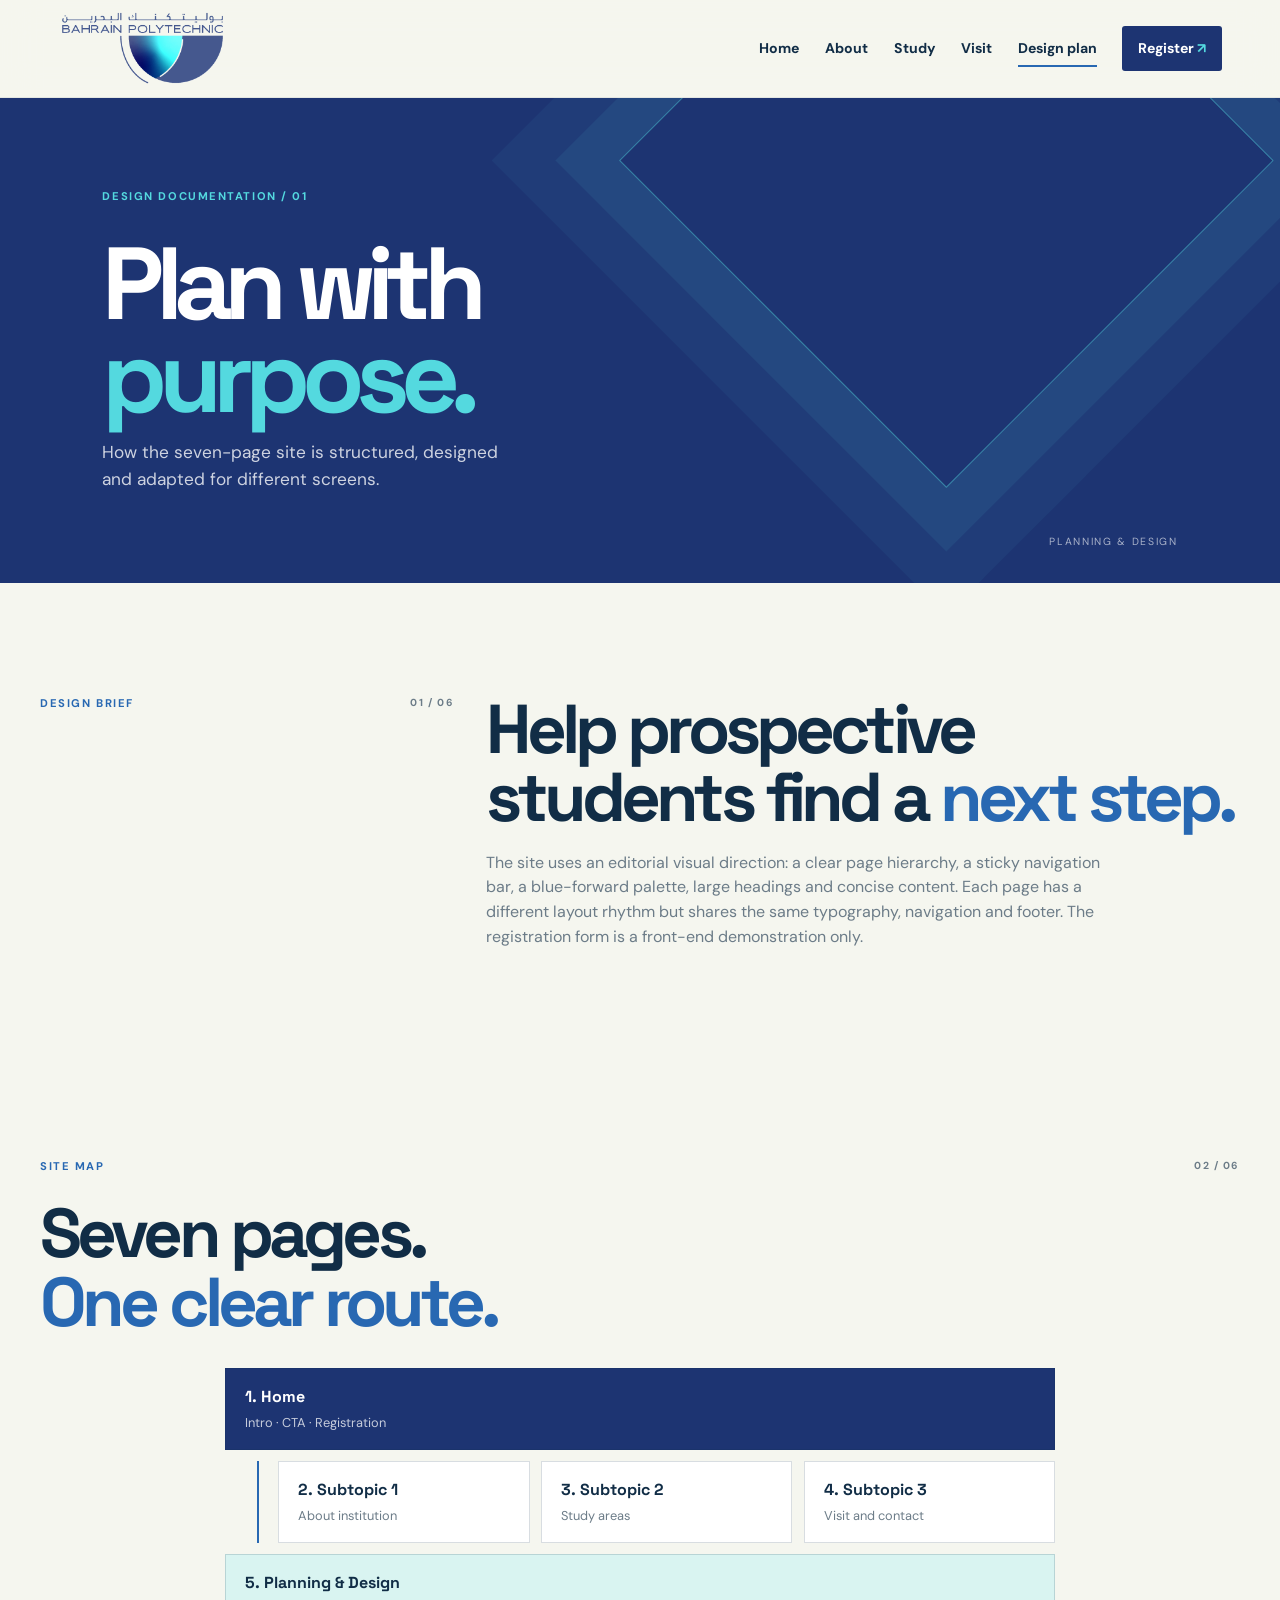
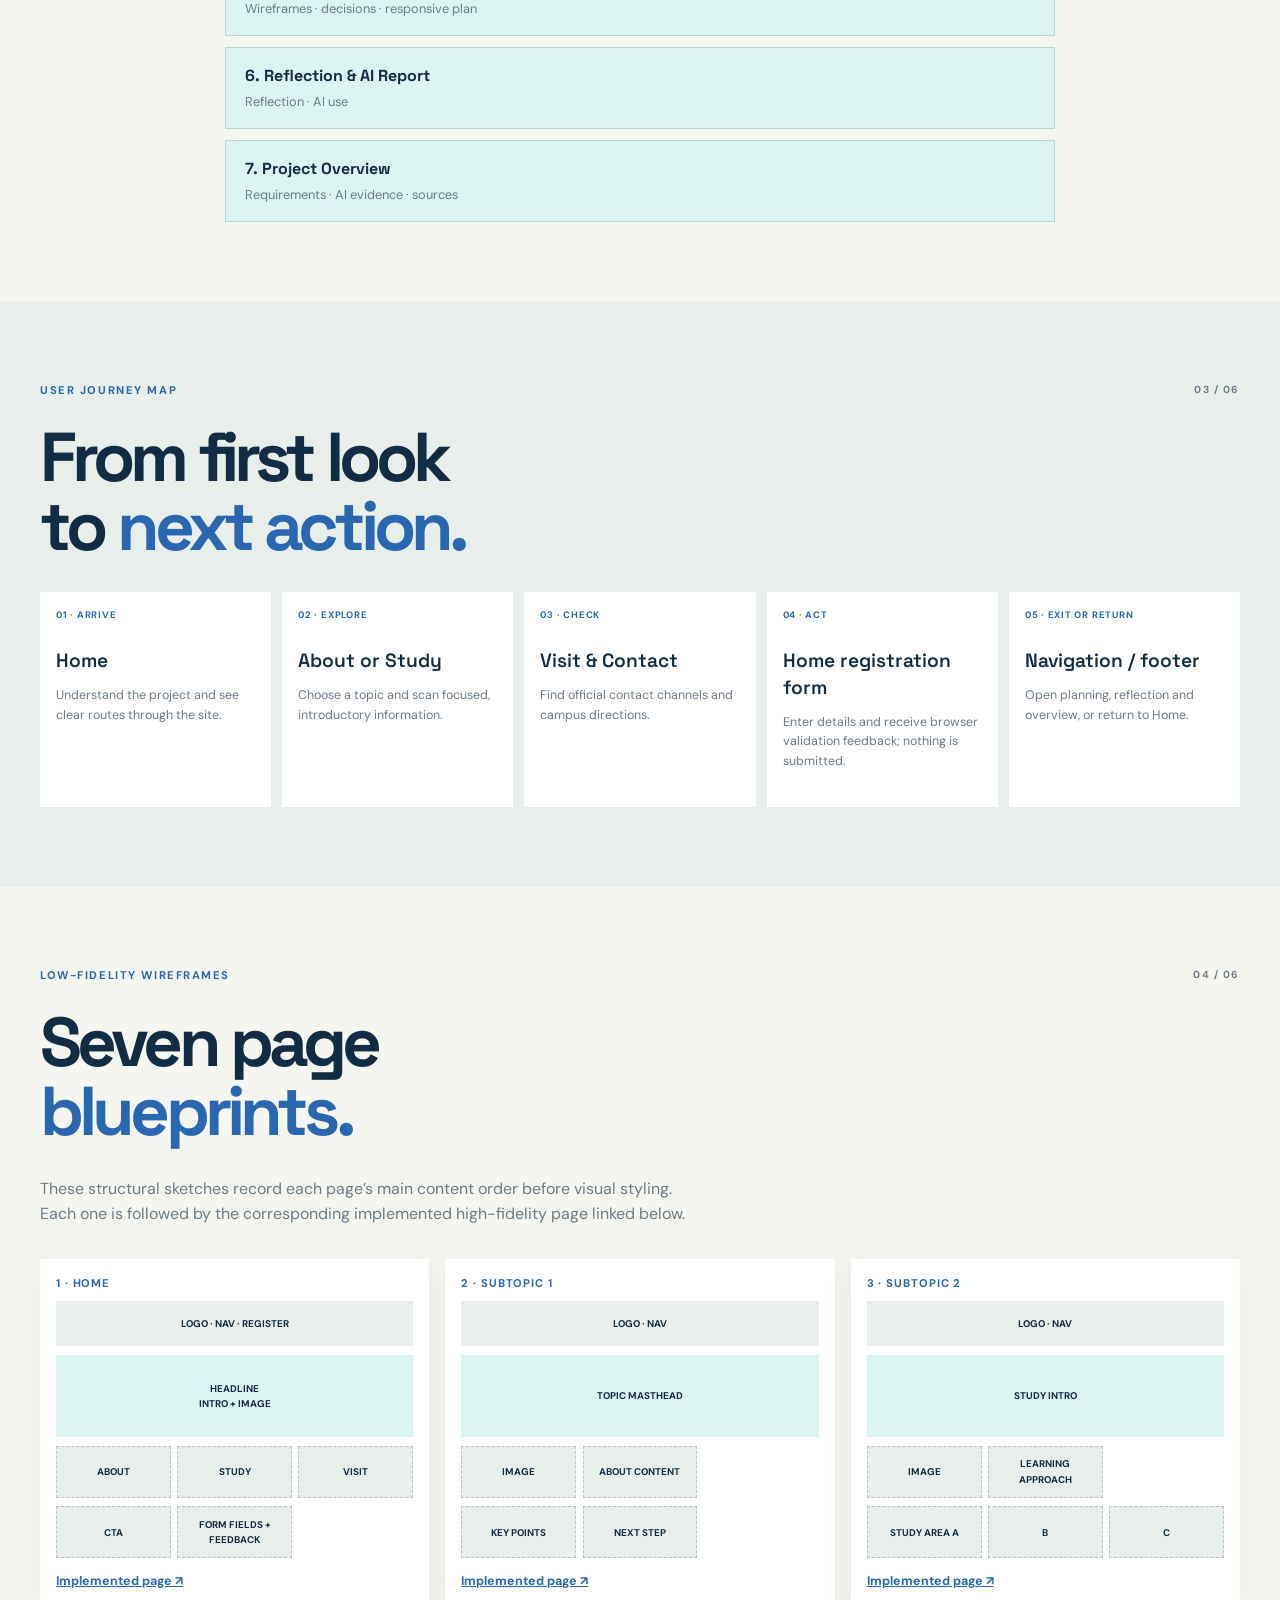
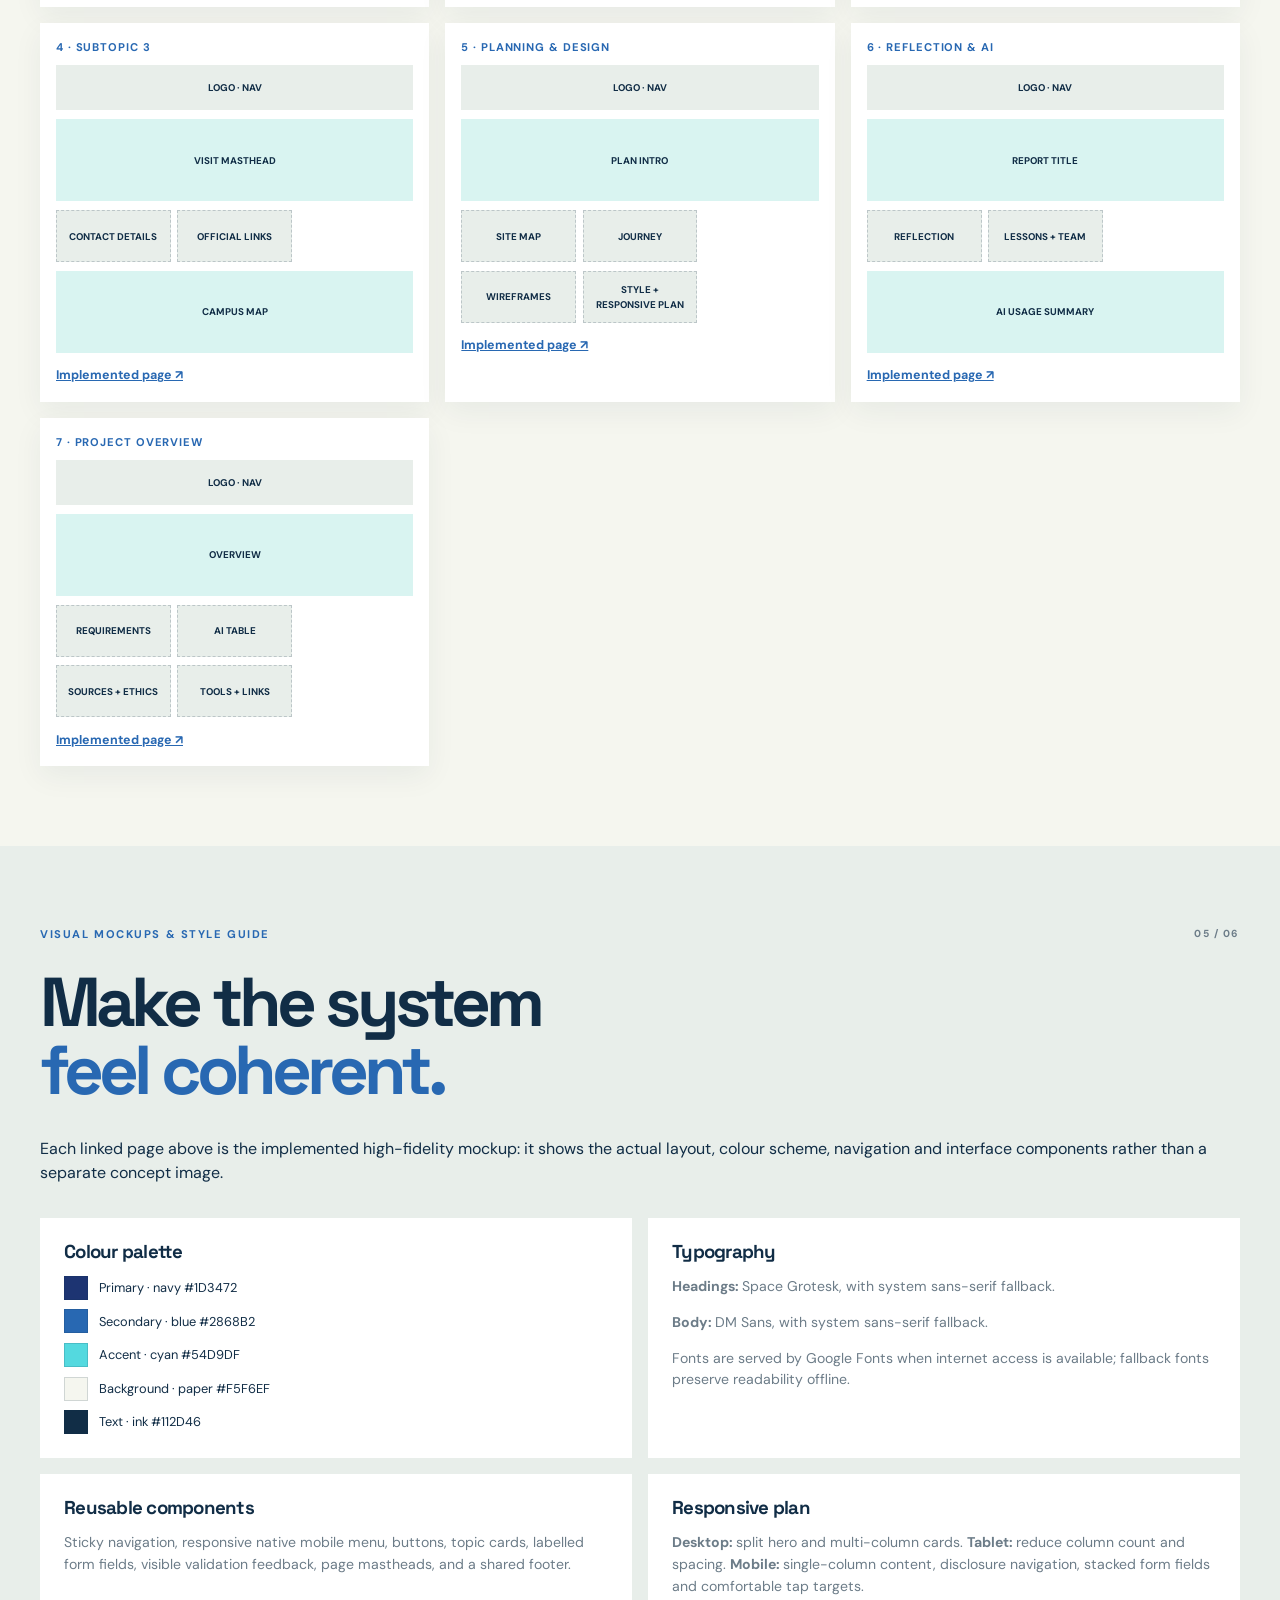
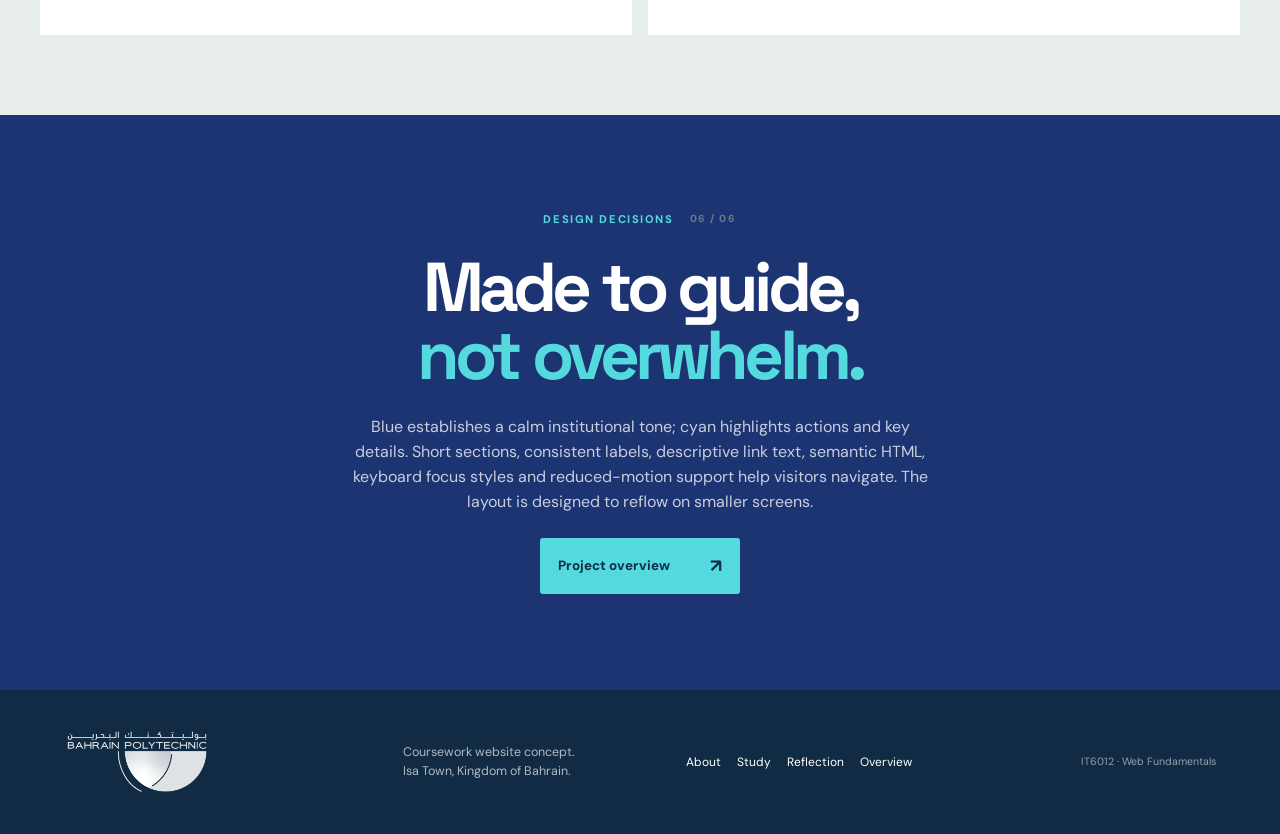
<file: Bahrain-Polytechnic/planning-design.html>
<!doctype html>
<html lang="en">
  <head>
    <meta charset="UTF-8" />
    <meta name="viewport" content="width=device-width, initial-scale=1" />
    <title>
      Website planning and design | Bahrain Polytechnic Student Project
    </title>
    <link rel="icon" href="images/bp-official-icon.png" type="image/png" />
    <link rel="preconnect" href="https://fonts.googleapis.com" />
    <link rel="preconnect" href="https://fonts.gstatic.com" crossorigin />
    <link href="https://fonts.googleapis.com/css2?family=DM+Sans:wght@400;500;600;700&family=Space+Grotesk:wght@400;500;600;700&display=swap" rel="stylesheet" />
    <link rel="stylesheet" href="styles/modern.css" />
  </head>
  <body>
    <header class="site-header">
      <a class="brand" href="home.html" aria-label="Bahrain Polytechnic home">
        <img src="images/bp-official-logo.png" alt="Bahrain Polytechnic | بوليتكنك البحرين" />
      </a>
      <nav class="desktop-nav" aria-label="Main navigation">
        <a href="home.html">
          Home
        </a>
        <a href="subtopic1.html">
          About
        </a>
        <a href="subtopic2.html">
          Study
        </a>
        <a href="subtopic3.html">
          Visit
        </a>
        <a class="active" href="planning-design.html">
          Design plan
        </a>
        <a class="nav-register" href="home.html#register">
          Register
          <span>
            ↗
          </span>
        </a>
      </nav>
      <details class="mobile-menu">
        <summary>
          Menu
          <span>
            ＋
          </span>
        </summary>
        <nav aria-label="Mobile navigation">
          <a href="home.html">
            Home
          </a>
          <a href="subtopic1.html">
            About
          </a>
          <a href="subtopic2.html">
            Study
          </a>
          <a href="subtopic3.html">
            Visit
          </a>
          <a href="planning-design.html">
            Design plan
          </a>
          <a href="reflection-ai-report.html">
            Reflection and AI report
          </a>
          <a href="overview.html">
            Project overview
          </a>
          <a href="home.html#register">
            Register ↗
          </a>
        </nav>
      </details>
    </header>
    <main>
      <section class="page-masthead masthead-process">
        <p class="kicker">
          DESIGN DOCUMENTATION / 01
        </p>
        <h1>
          Plan with
          <br />
          <em>
            purpose.
          </em>
        </h1>
        <p>
          How the seven-page site is structured, designed and adapted for different screens.
        </p>
        <span class="masthead-index">
          PLANNING
          &
          DESIGN
        </span>
      </section>
      <section class="process-intro page-wrap">
        <p class="section-index">
          DESIGN BRIEF
          <span>
            01 / 06
          </span>
        </p>
        <div>
          <h2>
            Help prospective students find a
            <em>
              next step.
            </em>
          </h2>
          <p>
            The site uses an editorial visual direction: a clear page hierarchy, a sticky navigation bar, a
            blue-forward palette, large headings and concise content. Each page has a different layout
            rhythm but shares the same typography, navigation and footer. The registration form is a
            front-end demonstration only.
          </p>
        </div>
      </section>
      <section class="planning-block">
        <div class="page-wrap">
          <p class="section-index">
            SITE MAP
            <span>
              02 / 06
            </span>
          </p>
          <h2>
            Seven pages.
            <br />
            <em>
              One clear route.
            </em>
          </h2>
          <nav class="sitemap" aria-label="Site map">
            <a href="home.html">
              <b>
                1. Home
              </b>
              <span>
                Intro · CTA · Registration
              </span>
            </a>
            <div class="sitemap-branches">
              <a href="subtopic1.html">
                <b>
                  2. Subtopic 1
                </b>
                <span>
                  About institution
                </span>
              </a>
              <a href="subtopic2.html">
                <b>
                  3. Subtopic 2
                </b>
                <span>
                  Study areas
                </span>
              </a>
              <a href="subtopic3.html">
                <b>
                  4. Subtopic 3
                </b>
                <span>
                  Visit and contact
                </span>
              </a>
            </div>
            <a href="planning-design.html">
              <b>
                5. Planning
                &
                Design
              </b>
              <span>
                Wireframes · decisions · responsive plan
              </span>
            </a>
            <a href="reflection-ai-report.html">
              <b>
                6. Reflection
                &
                AI Report
              </b>
              <span>
                Reflection · AI use
              </span>
            </a>
            <a href="overview.html">
              <b>
                7. Project Overview
              </b>
              <span>
                Requirements · AI evidence · sources
              </span>
            </a>
          </nav>
        </div>
      </section>
      <section class="planning-block planning-tint">
        <div class="page-wrap">
          <p class="section-index">
            USER JOURNEY MAP
            <span>
              03 / 06
            </span>
          </p>
          <h2>
            From first look
            <br />
            to
            <em>
              next action.
            </em>
          </h2>
          <ol class="journey-map">
            <li>
              <span>
                01 · ARRIVE
              </span>
              <b>
                Home
              </b>
              <p>
                Understand the project and see clear routes through the site.
              </p>
            </li>
            <li>
              <span>
                02 · EXPLORE
              </span>
              <b>
                About or Study
              </b>
              <p>
                Choose a topic and scan focused, introductory information.
              </p>
            </li>
            <li>
              <span>
                03 · CHECK
              </span>
              <b>
                Visit
                &
                Contact
              </b>
              <p>
                Find official contact channels and campus directions.
              </p>
            </li>
            <li>
              <span>
                04 · ACT
              </span>
              <b>
                Home registration form
              </b>
              <p>
                Enter details and receive browser validation feedback; nothing is submitted.
              </p>
            </li>
            <li>
              <span>
                05 · EXIT OR RETURN
              </span>
              <b>
                Navigation / footer
              </b>
              <p>
                Open planning, reflection and overview, or return to Home.
              </p>
            </li>
          </ol>
        </div>
      </section>
      <section class="planning-block">
        <div class="page-wrap">
          <p class="section-index">
            LOW-FIDELITY WIREFRAMES
            <span>
              04 / 06
            </span>
          </p>
          <h2>
            Seven page
            <br />
            <em>
              blueprints.
            </em>
          </h2>
          <p class="planning-lede">
            These structural sketches record each page’s main content order before visual styling. Each one
            is followed by the corresponding implemented high-fidelity page linked below.
          </p>
          <div class="wireframe-grid">
            <article class="wireframe">
              <b>
                1 · HOME
              </b>
              <div class="wf-nav">
                LOGO · NAV · REGISTER
              </div>
              <div class="wf-hero">
                HEADLINE
                <br />
                INTRO + IMAGE
              </div>
              <div class="wf-row">
                <i>
                  ABOUT
                </i>
                <i>
                  STUDY
                </i>
                <i>
                  VISIT
                </i>
              </div>
              <div class="wf-row">
                <i>
                  CTA
                </i>
                <i>
                  FORM FIELDS + FEEDBACK
                </i>
              </div>
              <a href="home.html">
                Implemented page ↗
              </a>
            </article>
            <article class="wireframe">
              <b>
                2 · SUBTOPIC 1
              </b>
              <div class="wf-nav">
                LOGO · NAV
              </div>
              <div class="wf-hero">
                TOPIC MASTHEAD
              </div>
              <div class="wf-row">
                <i>
                  IMAGE
                </i>
                <i>
                  ABOUT CONTENT
                </i>
              </div>
              <div class="wf-row">
                <i>
                  KEY POINTS
                </i>
                <i>
                  NEXT STEP
                </i>
              </div>
              <a href="subtopic1.html">
                Implemented page ↗
              </a>
            </article>
            <article class="wireframe">
              <b>
                3 · SUBTOPIC 2
              </b>
              <div class="wf-nav">
                LOGO · NAV
              </div>
              <div class="wf-hero">
                STUDY INTRO
              </div>
              <div class="wf-row">
                <i>
                  IMAGE
                </i>
                <i>
                  LEARNING APPROACH
                </i>
              </div>
              <div class="wf-row">
                <i>
                  STUDY AREA A
                </i>
                <i>
                  B
                </i>
                <i>
                  C
                </i>
              </div>
              <a href="subtopic2.html">
                Implemented page ↗
              </a>
            </article>
            <article class="wireframe">
              <b>
                4 · SUBTOPIC 3
              </b>
              <div class="wf-nav">
                LOGO · NAV
              </div>
              <div class="wf-hero">
                VISIT MASTHEAD
              </div>
              <div class="wf-row">
                <i>
                  CONTACT DETAILS
                </i>
                <i>
                  OFFICIAL LINKS
                </i>
              </div>
              <div class="wf-hero">
                CAMPUS MAP
              </div>
              <a href="subtopic3.html">
                Implemented page ↗
              </a>
            </article>
            <article class="wireframe">
              <b>
                5 · PLANNING
                &
                DESIGN
              </b>
              <div class="wf-nav">
                LOGO · NAV
              </div>
              <div class="wf-hero">
                PLAN INTRO
              </div>
              <div class="wf-row">
                <i>
                  SITE MAP
                </i>
                <i>
                  JOURNEY
                </i>
              </div>
              <div class="wf-row">
                <i>
                  WIREFRAMES
                </i>
                <i>
                  STYLE + RESPONSIVE PLAN
                </i>
              </div>
              <a href="planning-design.html">
                Implemented page ↗
              </a>
            </article>
            <article class="wireframe">
              <b>
                6 · REFLECTION
                &
                AI
              </b>
              <div class="wf-nav">
                LOGO · NAV
              </div>
              <div class="wf-hero">
                REPORT TITLE
              </div>
              <div class="wf-row">
                <i>
                  REFLECTION
                </i>
                <i>
                  LESSONS + TEAM
                </i>
              </div>
              <div class="wf-hero">
                AI USAGE SUMMARY
              </div>
              <a href="reflection-ai-report.html">
                Implemented page ↗
              </a>
            </article>
            <article class="wireframe">
              <b>
                7 · PROJECT OVERVIEW
              </b>
              <div class="wf-nav">
                LOGO · NAV
              </div>
              <div class="wf-hero">
                OVERVIEW
              </div>
              <div class="wf-row">
                <i>
                  REQUIREMENTS
                </i>
                <i>
                  AI TABLE
                </i>
              </div>
              <div class="wf-row">
                <i>
                  SOURCES + ETHICS
                </i>
                <i>
                  TOOLS + LINKS
                </i>
              </div>
              <a href="overview.html">
                Implemented page ↗
              </a>
            </article>
          </div>
        </div>
      </section>
      <section class="planning-block planning-tint">
        <div class="page-wrap">
          <p class="section-index">
            VISUAL MOCKUPS
            &
            STYLE GUIDE
            <span>
              05 / 06
            </span>
          </p>
          <h2>
            Make the system
            <br />
            <em>
              feel coherent.
            </em>
          </h2>
          <p>
            Each linked page above is the implemented high-fidelity mockup: it shows the actual layout,
            colour scheme, navigation and interface components rather than a separate concept image.
          </p>
          <div class="style-guide">
            <div>
              <h3>
                Colour palette
              </h3>
              <ul class="swatches">
                <li>
                  <i style="--swatch:#1d3472">
                  </i>
                  <span>
                    Primary · navy #1D3472
                  </span>
                </li>
                <li>
                  <i style="--swatch:#2868b2">
                  </i>
                  <span>
                    Secondary · blue #2868B2
                  </span>
                </li>
                <li>
                  <i style="--swatch:#54d9df">
                  </i>
                  <span>
                    Accent · cyan #54D9DF
                  </span>
                </li>
                <li>
                  <i style="--swatch:#f5f6ef">
                  </i>
                  <span>
                    Background · paper #F5F6EF
                  </span>
                </li>
                <li>
                  <i style="--swatch:#112d46">
                  </i>
                  <span>
                    Text · ink #112D46
                  </span>
                </li>
              </ul>
            </div>
            <div>
              <h3>
                Typography
              </h3>
              <p>
                <b>
                  Headings:
                </b>
                Space Grotesk, with system sans-serif fallback.
              </p>
              <p>
                <b>
                  Body:
                </b>
                DM Sans, with system sans-serif fallback.
              </p>
              <p>
                Fonts are served by Google Fonts when internet access is available; fallback fonts preserve
                readability offline.
              </p>
            </div>
            <div>
              <h3>
                Reusable components
              </h3>
              <p>
                Sticky navigation, responsive native mobile menu, buttons, topic cards, labelled form fields,
                visible validation feedback, page mastheads, and a shared footer.
              </p>
            </div>
            <div>
              <h3>
                Responsive plan
              </h3>
              <p>
                <b>
                  Desktop:
                </b>
                split hero and multi-column cards.
                <b>
                  Tablet:
                </b>
                reduce column count and spacing.
                <b>
                  Mobile:
                </b>
                single-column content, disclosure navigation, stacked form fields and comfortable tap targets.
              </p>
            </div>
          </div>
        </div>
      </section>
      <section class="process-close">
        <p class="section-index">
          DESIGN DECISIONS
          <span>
            06 / 06
          </span>
        </p>
        <h2>
          Made to guide,
          <br />
          <em>
            not overwhelm.
          </em>
        </h2>
        <p class="planning-close-copy">
          Blue establishes a calm institutional tone; cyan highlights actions and key details. Short
          sections, consistent labels, descriptive link text, semantic HTML, keyboard focus styles and
          reduced-motion support help visitors navigate. The layout is designed to reflow on smaller
          screens.
        </p>
        <a class="button button-light" href="overview.html">
          Project overview
          <span>
            ↗
          </span>
        </a>
      </section>
    </main>
    <footer class="site-footer">
      <a class="footer-brand" href="home.html">
        <img src="images/bp-official-logo.png" alt="Bahrain Polytechnic" />
      </a>
      <p>
        Coursework website concept.
        <br />
        Isa Town, Kingdom of Bahrain.
      </p>
      <div class="footer-links">
        <a href="subtopic1.html">
          About
        </a>
        <a href="subtopic2.html">
          Study
        </a>
        <a href="reflection-ai-report.html">
          Reflection
        </a>
        <a href="overview.html">
          Overview
        </a>
      </div>
      <span class="copyright">
        IT6012 · Web Fundamentals
      </span>
    </footer>
  </body>
</html>
</file>
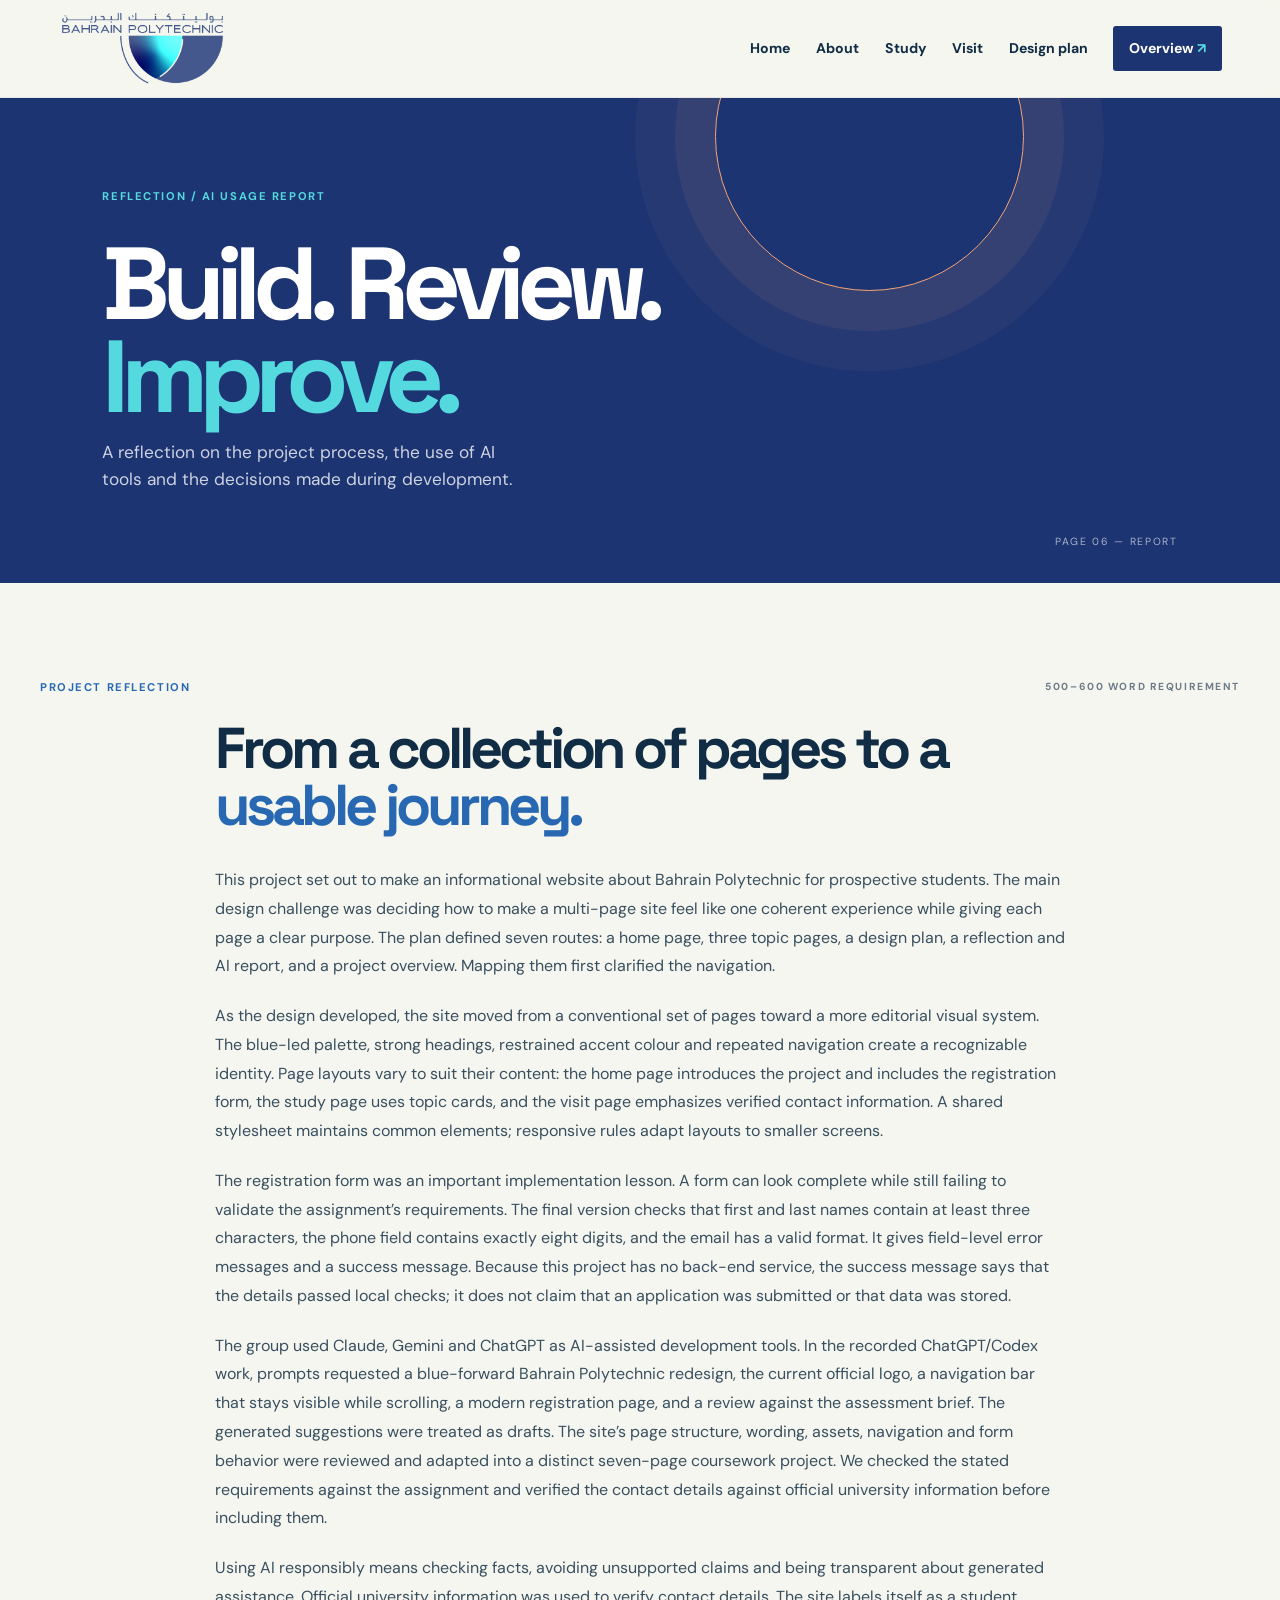
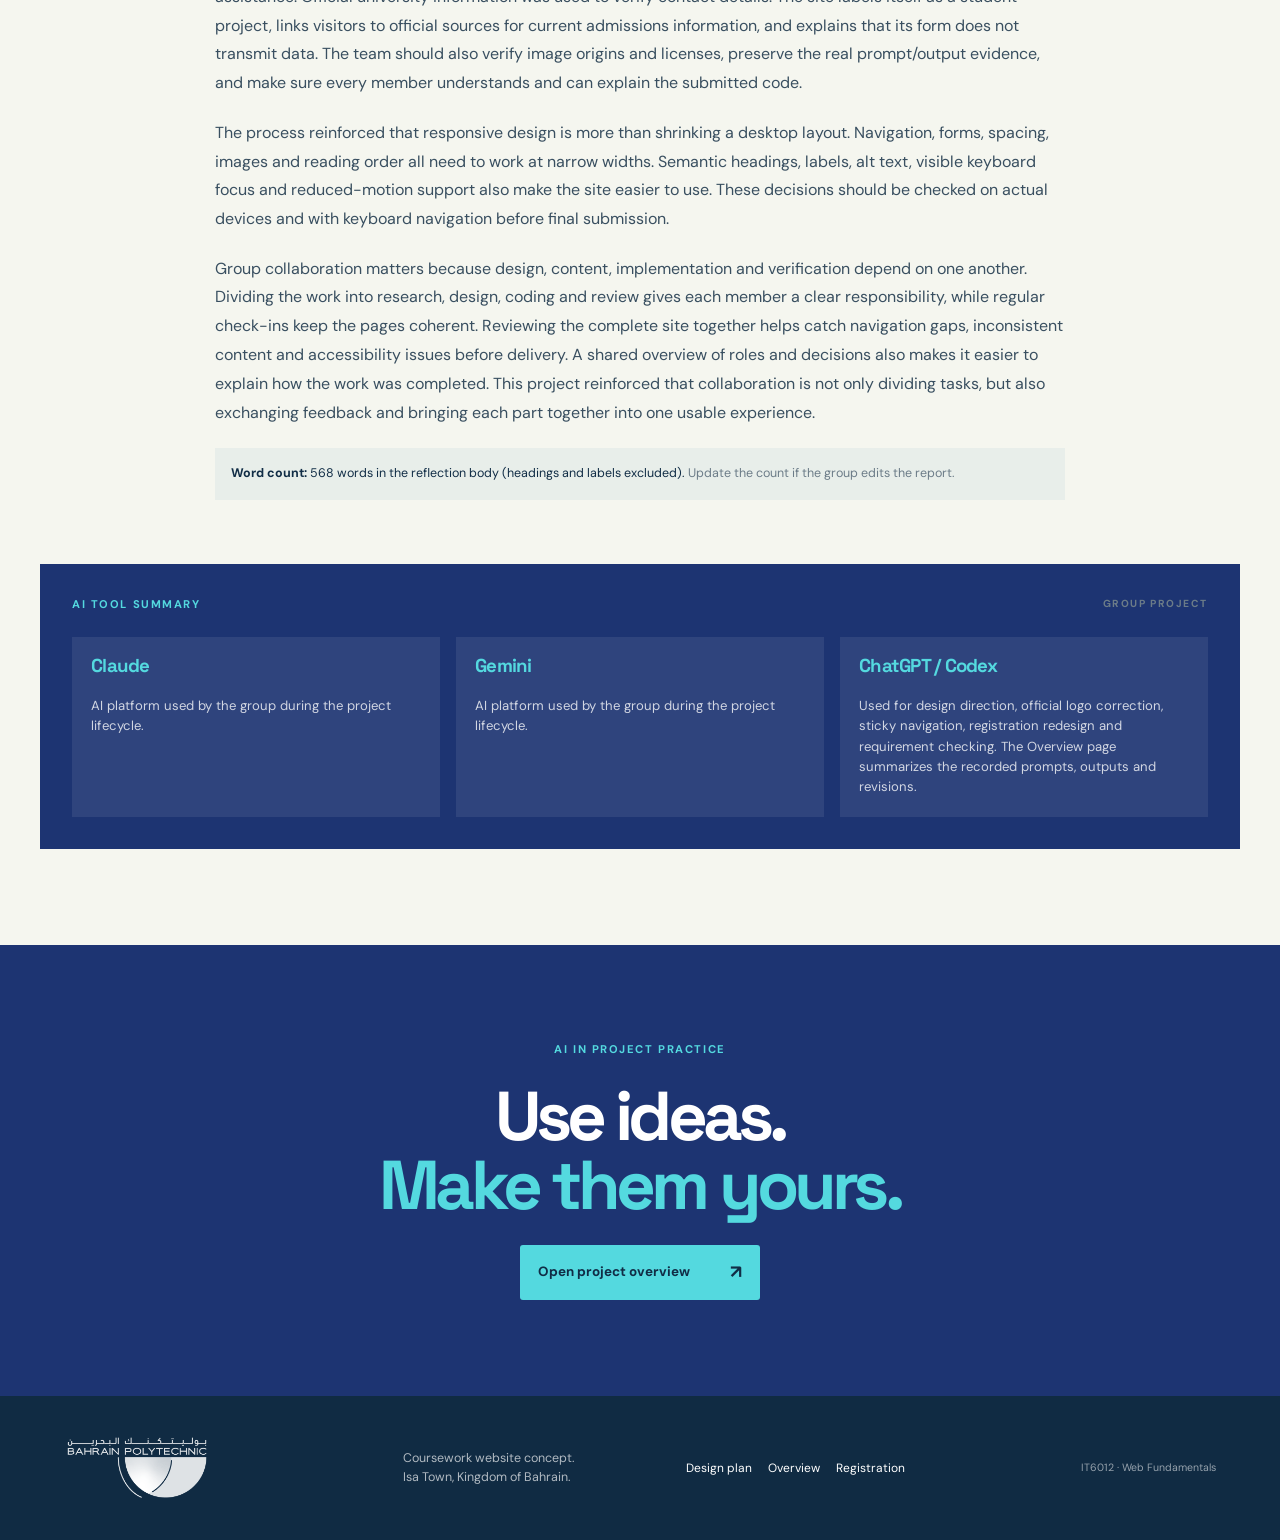
<file: Bahrain-Polytechnic/reflection-ai-report.html>
<!doctype html>
<html lang="en">
  <head>
    <meta charset="UTF-8" />
    <meta name="viewport" content="width=device-width, initial-scale=1" />
    <title>
      Reflection and AI usage report | Bahrain Polytechnic Student Project
    </title>
    <link rel="icon" href="images/bp-official-icon.png" type="image/png" />
    <link rel="preconnect" href="https://fonts.googleapis.com" />
    <link rel="preconnect" href="https://fonts.gstatic.com" crossorigin />
    <link href="https://fonts.googleapis.com/css2?family=DM+Sans:wght@400;500;600;700&family=Space+Grotesk:wght@400;500;600;700&display=swap" rel="stylesheet" />
    <link rel="stylesheet" href="styles/modern.css" />
  </head>
  <body>
    <header class="site-header">
      <a class="brand" href="home.html" aria-label="Bahrain Polytechnic home">
        <img src="images/bp-official-logo.png" alt="Bahrain Polytechnic | بوليتكنك البحرين" />
      </a>
      <nav class="desktop-nav" aria-label="Main navigation">
        <a href="home.html">
          Home
        </a>
        <a href="subtopic1.html">
          About
        </a>
        <a href="subtopic2.html">
          Study
        </a>
        <a href="subtopic3.html">
          Visit
        </a>
        <a href="planning-design.html">
          Design plan
        </a>
        <a class="nav-register" href="overview.html">
          Overview
          <span>
            ↗
          </span>
        </a>
      </nav>
      <details class="mobile-menu">
        <summary>
          Menu
          <span>
            ＋
          </span>
        </summary>
        <nav aria-label="Mobile navigation">
          <a href="home.html">
            Home
          </a>
          <a href="subtopic1.html">
            About
          </a>
          <a href="subtopic2.html">
            Study
          </a>
          <a href="subtopic3.html">
            Visit
          </a>
          <a href="planning-design.html">
            Design plan
          </a>
          <a href="reflection-ai-report.html">
            Reflection and AI report
          </a>
          <a href="overview.html">
            Project overview
          </a>
        </nav>
      </details>
    </header>
    <main>
      <section class="page-masthead masthead-story">
        <p class="kicker">
          REFLECTION / AI USAGE REPORT
        </p>
        <h1>
          Build. Review.
          <br />
          <em>
            Improve.
          </em>
        </h1>
        <p>
          A reflection on the project process, the use of AI tools and the decisions made during
          development.
        </p>
        <span class="masthead-index">
          PAGE 06 — REPORT
        </span>
      </section>
      <article class="reflection-report page-wrap">
        <p class="section-index">
          PROJECT REFLECTION
          <span>
            500–600 WORD REQUIREMENT
          </span>
        </p>
        <div class="reflection-copy">
          <h2>
            From a collection of pages to a
            <em>
              usable journey.
            </em>
          </h2>
          <p>
            This project set out to make an informational website about Bahrain Polytechnic for prospective
            students. The main design challenge was deciding how to make a multi-page site feel like one
            coherent experience while giving each page a clear purpose. The plan defined seven routes: a
            home page, three topic pages, a design plan, a reflection and AI report, and a project overview.
            Mapping them first clarified the navigation.
          </p>
          <p>
            As the design developed, the site moved from a conventional set of pages toward a more editorial
            visual system. The blue-led palette, strong headings, restrained accent colour and repeated
            navigation create a recognizable identity. Page layouts vary to suit their content: the home
            page introduces the project and includes the registration form, the study page uses topic cards,
            and the visit page emphasizes verified contact information. A shared stylesheet maintains common
            elements; responsive rules adapt layouts to smaller screens.
          </p>
          <p>
            The registration form was an important implementation lesson. A form can look complete while
            still failing to validate the assignment’s requirements. The final version checks that first and
            last names contain at least three characters, the phone field contains exactly eight digits, and
            the email has a valid format. It gives field-level error messages and a success message. Because
            this project has no back-end service, the success message says that the details passed local
            checks; it does not claim that an application was submitted or that data was stored.
          </p>
          <p>
            The group used Claude, Gemini and ChatGPT as AI-assisted development tools. In the recorded
            ChatGPT/Codex work, prompts requested a blue-forward Bahrain Polytechnic redesign, the current
            official logo, a navigation bar that stays visible while scrolling, a modern registration page,
            and a review against the assessment brief. The generated suggestions were treated as drafts. The
            site’s page structure, wording, assets, navigation and form behavior were reviewed and adapted
            into a distinct seven-page coursework project. We checked the stated requirements against the
            assignment and verified the contact details against official university information before
            including them.
          </p>
          <p>
            Using AI responsibly means checking facts, avoiding unsupported claims and being transparent
            about generated assistance. Official university information was used to verify contact details.
            The site labels itself as a student project, links visitors to official sources for current
            admissions information, and explains that its form does not transmit data. The team should also
            verify image origins and licenses, preserve the real prompt/output evidence, and make sure every
            member understands and can explain the submitted code.
          </p>
          <p>
            The process reinforced that responsive design is more than shrinking a desktop layout.
            Navigation, forms, spacing, images and reading order all need to work at narrow widths. Semantic
            headings, labels, alt text, visible keyboard focus and reduced-motion support also make the site
            easier to use. These decisions should be checked on actual devices and with keyboard navigation
            before final submission.
          </p>
          <p>
            Group collaboration matters because design, content, implementation and verification depend on
            one another. Dividing the work into research, design, coding and review gives each member a
            clear responsibility, while regular check-ins keep the pages coherent. Reviewing the complete
            site together helps catch navigation gaps, inconsistent content and accessibility issues before
            delivery. A shared overview of roles and decisions also makes it easier to explain how the work
            was completed. This project reinforced that collaboration is not only dividing tasks, but also
            exchanging feedback and bringing each part together into one usable experience.
          </p>
        </div>
        <p class="report-word-count">
          <b>
            Word count:
          </b>
          568 words in the reflection body (headings and labels excluded).
          <span>
            Update the count if the group edits the report.
          </span>
        </p>
        <section class="ai-report-summary">
          <p class="section-index">
            AI TOOL SUMMARY
            <span>
              GROUP PROJECT
            </span>
          </p>
          <div class="ai-tool-list">
            <article>
              <h3>
                Claude
              </h3>
              <p>
                AI platform used by the group during the project lifecycle.
              </p>
            </article>
            <article>
              <h3>
                Gemini
              </h3>
              <p>
                AI platform used by the group during the project lifecycle.
              </p>
            </article>
            <article>
              <h3>
                ChatGPT / Codex
              </h3>
              <p>
                Used for design direction, official logo correction, sticky navigation, registration redesign
                and requirement checking. The Overview page summarizes the recorded prompts, outputs and
                revisions.
              </p>
            </article>
          </div>
        </section>
      </article>
      <section class="process-close">
        <p class="section-index">
          AI IN PROJECT PRACTICE
        </p>
        <h2>
          Use ideas.
          <br />
          <em>
            Make them yours.
          </em>
        </h2>
        <a class="button button-light" href="overview.html">
          Open project overview
          <span>
            ↗
          </span>
        </a>
      </section>
    </main>
    <footer class="site-footer">
      <a class="footer-brand" href="home.html">
        <img src="images/bp-official-logo.png" alt="Bahrain Polytechnic" />
      </a>
      <p>
        Coursework website concept.
        <br />
        Isa Town, Kingdom of Bahrain.
      </p>
      <div class="footer-links">
        <a href="planning-design.html">
          Design plan
        </a>
        <a href="overview.html">
          Overview
        </a>
        <a href="home.html#register">
          Registration
        </a>
      </div>
      <span class="copyright">
        IT6012 · Web Fundamentals
      </span>
    </footer>
  </body>
</html>
</file>
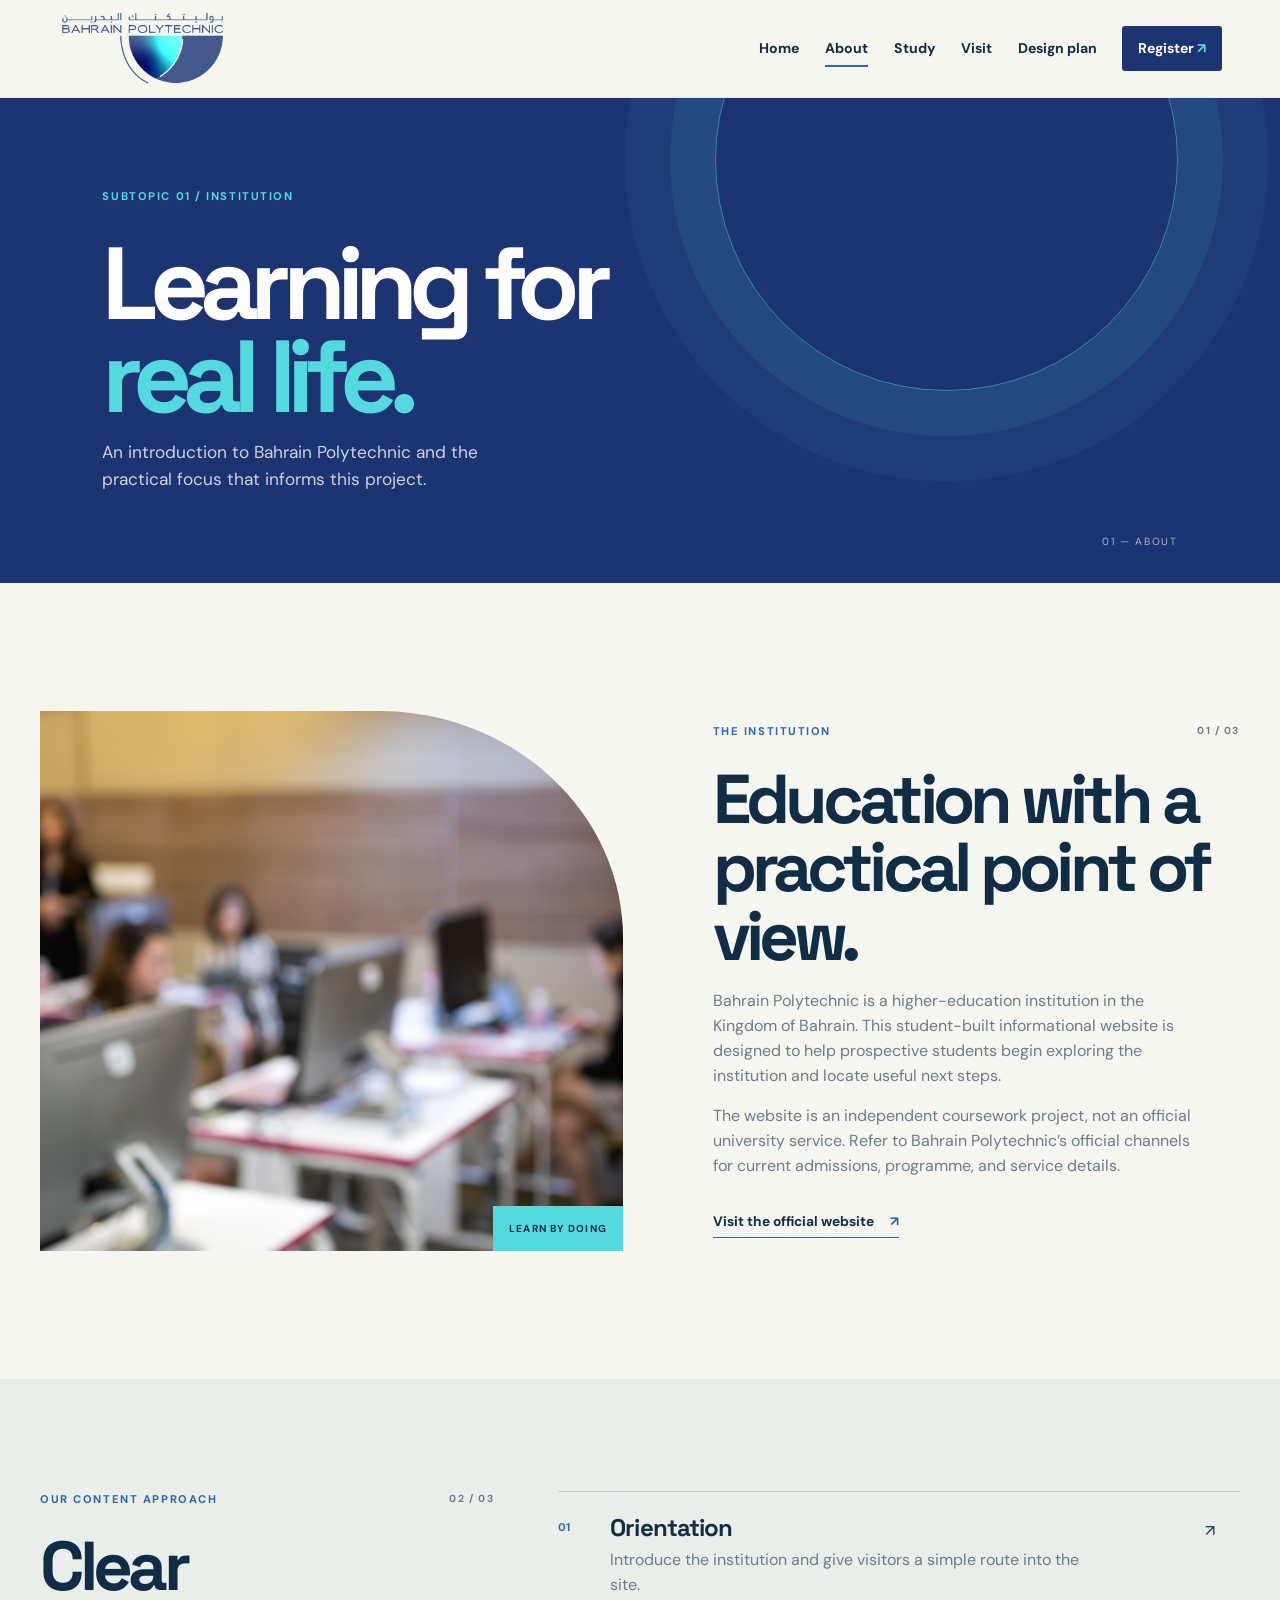
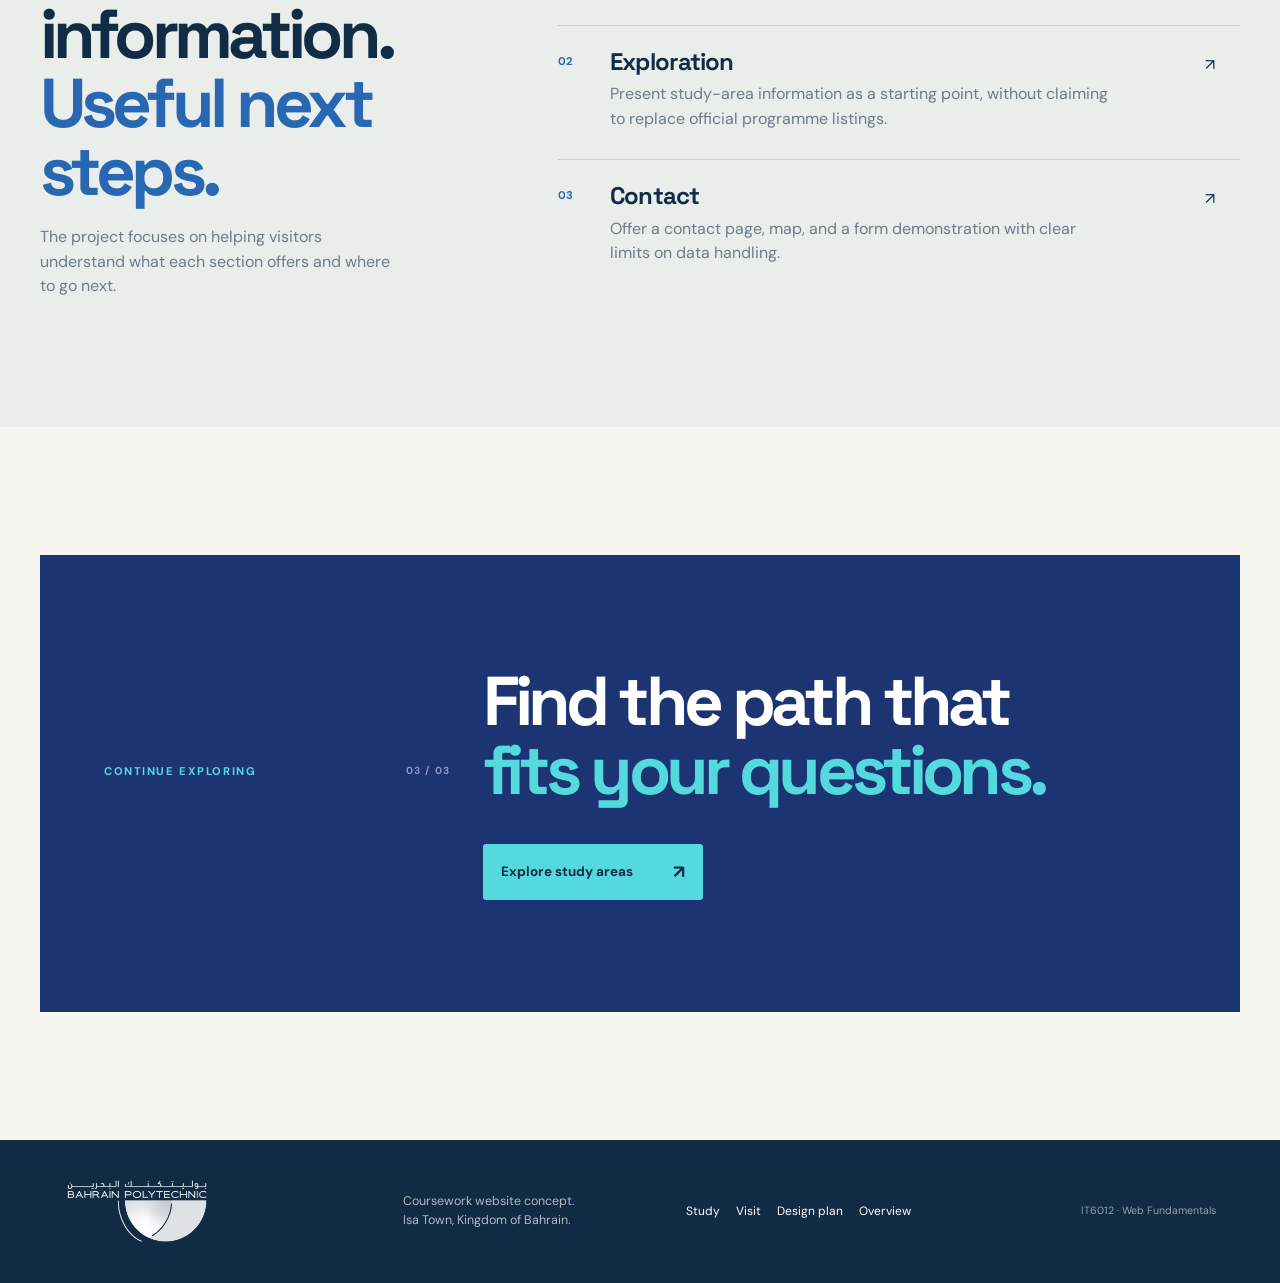
<file: Bahrain-Polytechnic/subtopic1.html>
<!doctype html>
<html lang="en">
  <head>
    <meta charset="UTF-8" />
    <meta name="viewport" content="width=device-width, initial-scale=1" />
    <title>
      About Bahrain Polytechnic | Student Project
    </title>
    <link rel="icon" href="images/bp-official-icon.png" type="image/png" />
    <link rel="preconnect" href="https://fonts.googleapis.com" />
    <link rel="preconnect" href="https://fonts.gstatic.com" crossorigin />
    <link href="https://fonts.googleapis.com/css2?family=DM+Sans:wght@400;500;600;700&family=Space+Grotesk:wght@400;500;600;700&display=swap" rel="stylesheet" />
    <link rel="stylesheet" href="styles/modern.css" />
  </head>
  <body>
    <header class="site-header">
      <a class="brand" href="home.html" aria-label="Bahrain Polytechnic home">
        <img src="images/bp-official-logo.png" alt="Bahrain Polytechnic | بوليتكنك البحرين" />
      </a>
      <nav class="desktop-nav" aria-label="Main navigation">
        <a href="home.html">
          Home
        </a>
        <a class="active" href="subtopic1.html">
          About
        </a>
        <a href="subtopic2.html">
          Study
        </a>
        <a href="subtopic3.html">
          Visit
        </a>
        <a href="planning-design.html">
          Design plan
        </a>
        <a class="nav-register" href="home.html#register">
          Register
          <span>
            ↗
          </span>
        </a>
      </nav>
      <details class="mobile-menu">
        <summary>
          Menu
          <span>
            ＋
          </span>
        </summary>
        <nav aria-label="Mobile navigation">
          <a href="home.html">
            Home
          </a>
          <a href="subtopic1.html">
            About
          </a>
          <a href="subtopic2.html">
            Study
          </a>
          <a href="subtopic3.html">
            Visit
          </a>
          <a href="planning-design.html">
            Design plan
          </a>
          <a href="reflection-ai-report.html">
            Reflection and AI report
          </a>
          <a href="overview.html">
            Project overview
          </a>
          <a href="home.html#register">
            Register ↗
          </a>
        </nav>
      </details>
    </header>
    <main>
      <section class="page-masthead">
        <p class="kicker">
          SUBTOPIC 01 / INSTITUTION
        </p>
        <h1>
          Learning for
          <br />
          <em>
            real life.
          </em>
        </h1>
        <p>
          An introduction to Bahrain Polytechnic and the practical focus that informs this project.
        </p>
        <span class="masthead-index">
          01 — ABOUT
        </span>
      </section>
      <section class="about-feature page-wrap">
        <div class="about-photo">
          <img src="images/home/class.jpg" alt="Students taking part in a classroom activity" />
          <span>
            LEARN BY DOING
          </span>
        </div>
        <div class="about-copy">
          <p class="section-index">
            THE INSTITUTION
            <span>
              01 / 03
            </span>
          </p>
          <h2>
            Education with a practical point of view.
          </h2>
          <p>
            Bahrain Polytechnic is a higher-education institution in the Kingdom of Bahrain. This
            student-built informational website is designed to help prospective students begin exploring the
            institution and locate useful next steps.
          </p>
          <p>
            The website is an independent coursework project, not an official university service. Refer to
            Bahrain Polytechnic’s official channels for current admissions, programme, and service details.
          </p>
          <a class="text-link" href="https://www.polytechnic.bh/" target="_blank" rel="noreferrer">
            Visit the official website
            <span>
              ↗
            </span>
          </a>
        </div>
      </section>
      <section class="belief-section">
        <div class="belief-layout page-wrap">
          <div class="belief-heading">
            <p class="section-index">
              OUR CONTENT APPROACH
              <span>
                02 / 03
              </span>
            </p>
            <h2>
              Clear information.
              <br />
              <em>
                Useful next steps.
              </em>
            </h2>
            <p>
              The project focuses on helping visitors understand what each section offers and where to go
              next.
            </p>
          </div>
          <div class="belief-list">
            <article>
              <span>
                01
              </span>
              <div>
                <h3>
                  Orientation
                </h3>
                <p>
                  Introduce the institution and give visitors a simple route into the site.
                </p>
              </div>
              <span>
                ↗
              </span>
            </article>
            <article>
              <span>
                02
              </span>
              <div>
                <h3>
                  Exploration
                </h3>
                <p>
                  Present study-area information as a starting point, without claiming to replace official
                  programme listings.
                </p>
              </div>
              <span>
                ↗
              </span>
            </article>
            <article>
              <span>
                03
              </span>
              <div>
                <h3>
                  Contact
                </h3>
                <p>
                  Offer a contact page, map, and a form demonstration with clear limits on data handling.
                </p>
              </div>
              <span>
                ↗
              </span>
            </article>
          </div>
        </div>
      </section>
      <section class="join-section page-wrap about-end">
        <p class="section-index">
          CONTINUE EXPLORING
          <span>
            03 / 03
          </span>
        </p>
        <div>
          <h2>
            Find the path that
            <br />
            <em>
              fits your questions.
            </em>
          </h2>
          <a class="button button-light" href="subtopic2.html">
            Explore study areas
            <span>
              ↗
            </span>
          </a>
        </div>
      </section>
    </main>
    <footer class="site-footer">
      <a class="footer-brand" href="home.html">
        <img src="images/bp-official-logo.png" alt="Bahrain Polytechnic" />
      </a>
      <p>
        Coursework website concept.
        <br />
        Isa Town, Kingdom of Bahrain.
      </p>
      <div class="footer-links">
        <a href="subtopic2.html">
          Study
        </a>
        <a href="subtopic3.html">
          Visit
        </a>
        <a href="planning-design.html">
          Design plan
        </a>
        <a href="overview.html">
          Overview
        </a>
      </div>
      <span class="copyright">
        IT6012 · Web Fundamentals
      </span>
    </footer>
  </body>
</html>
</file>
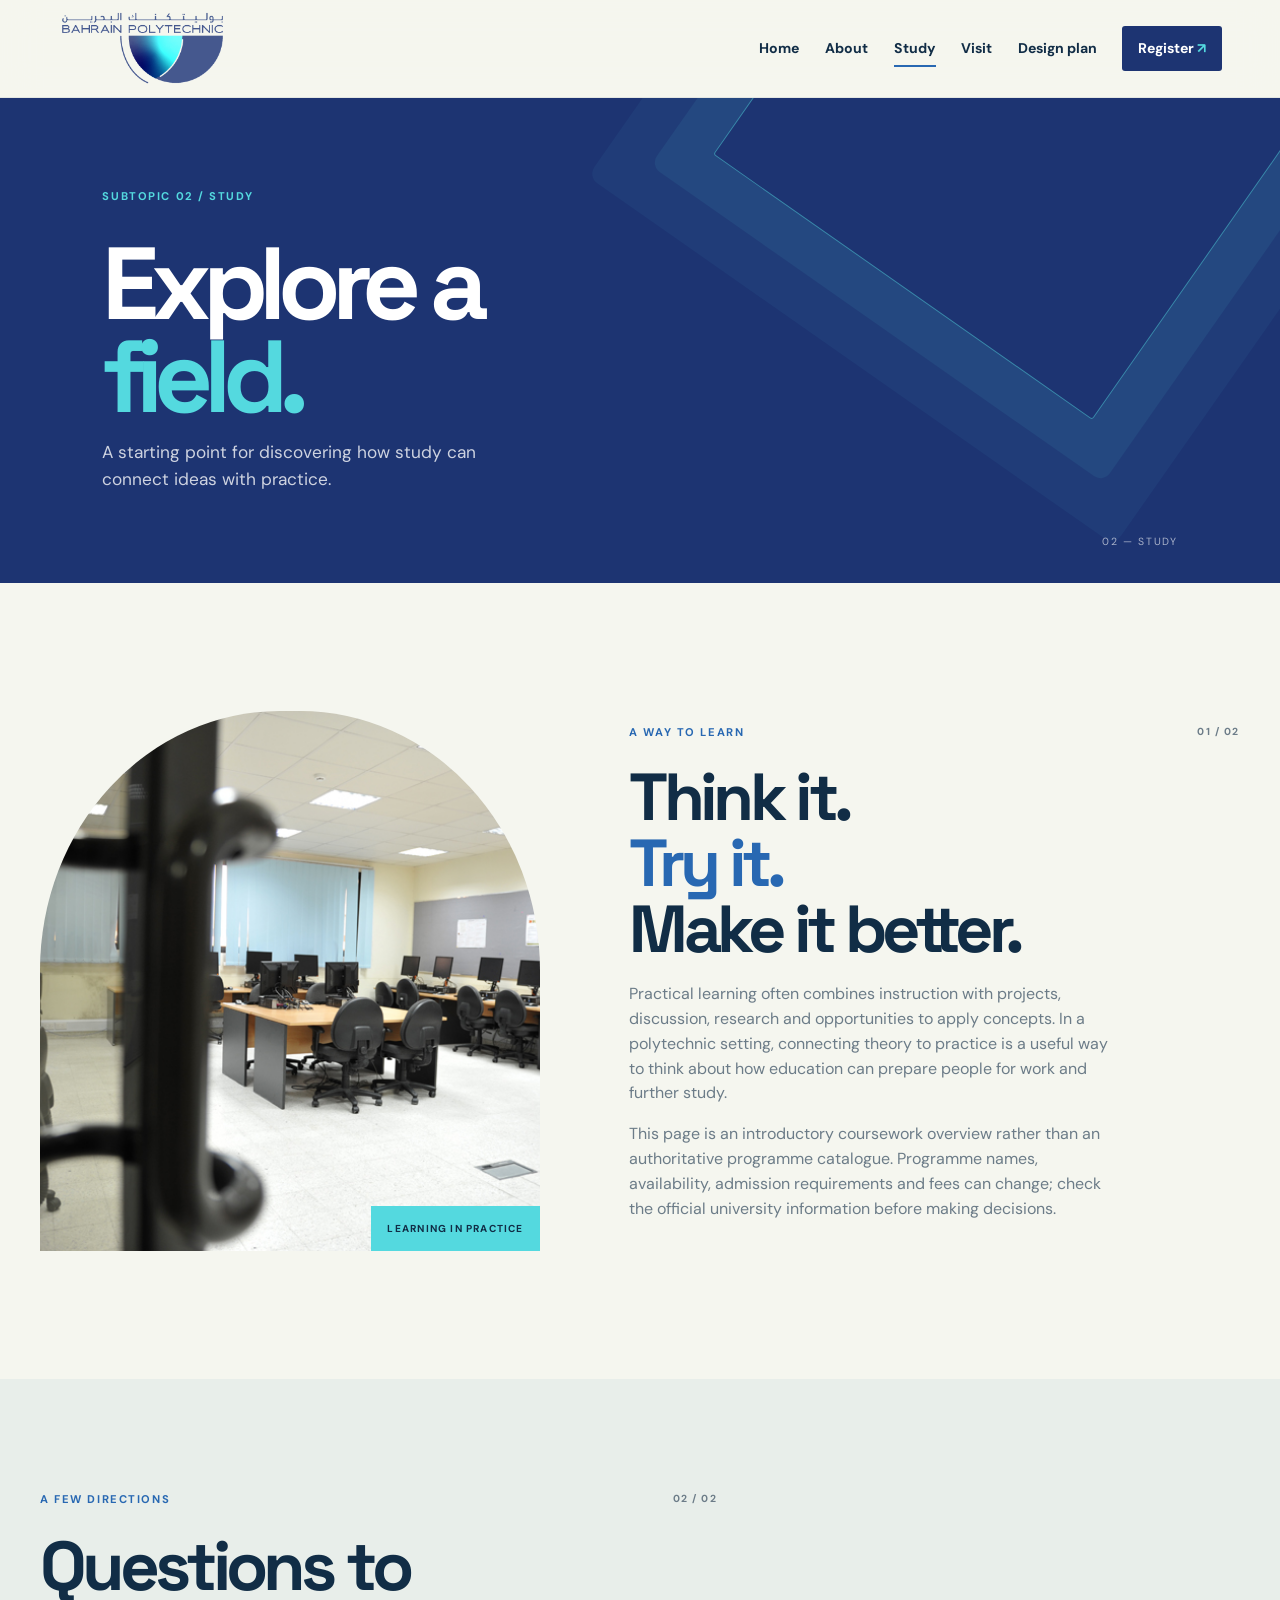
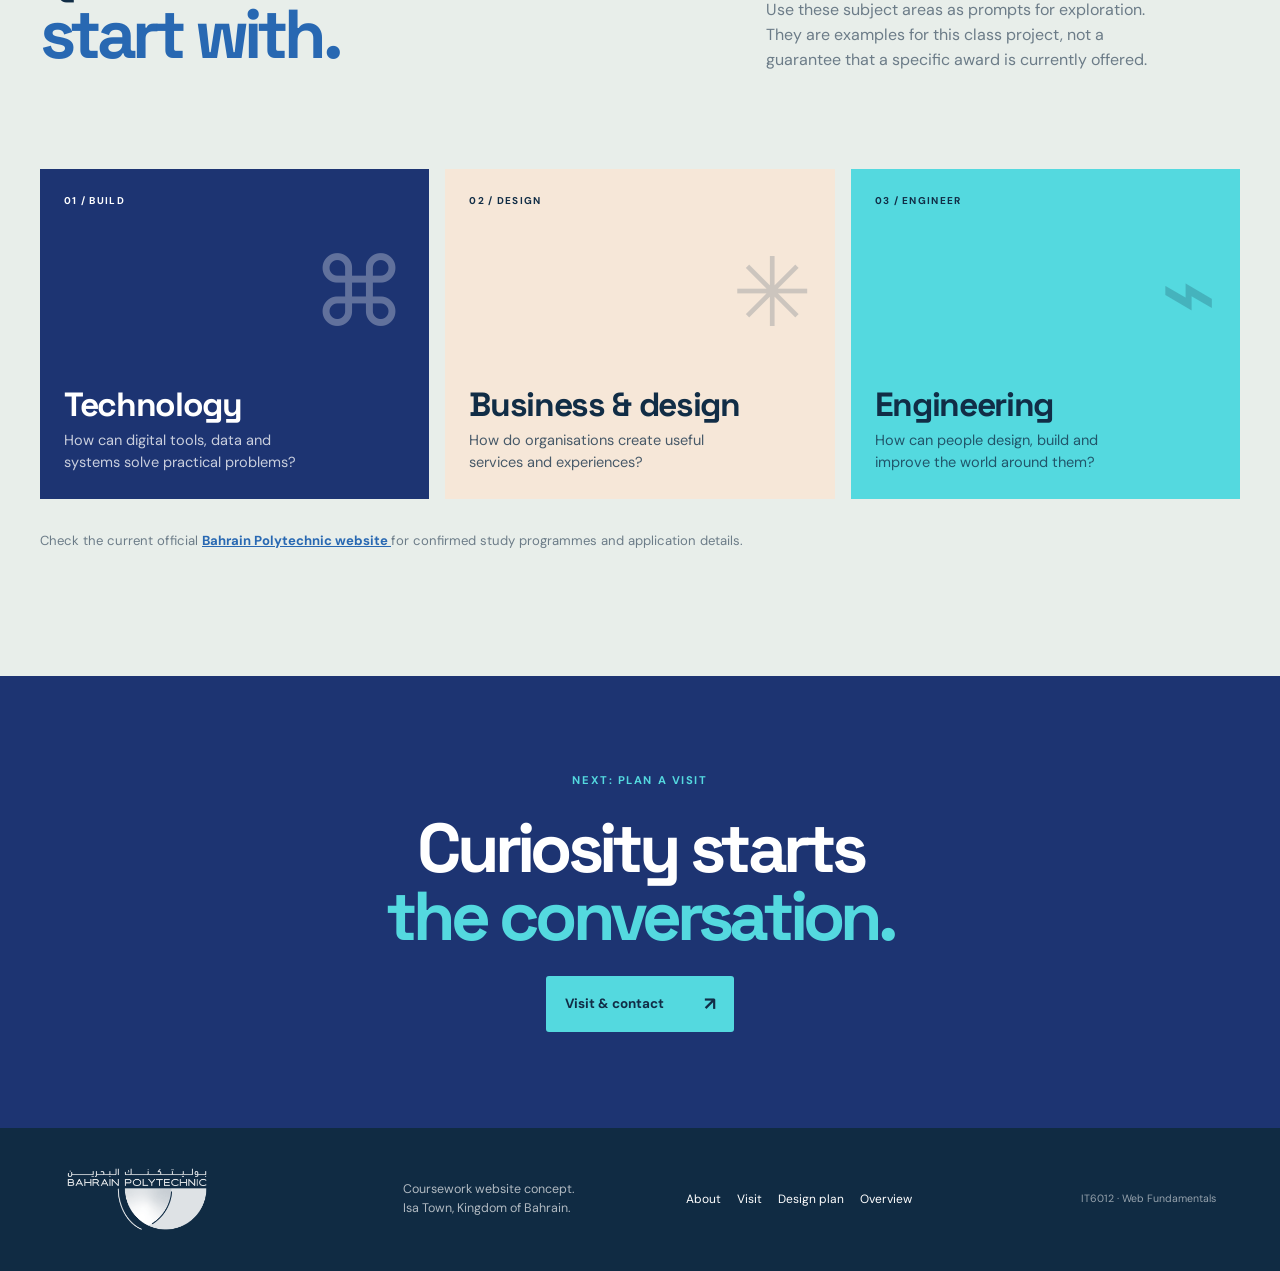
<file: Bahrain-Polytechnic/subtopic2.html>
<!doctype html>
<html lang="en">
  <head>
    <meta charset="UTF-8" />
    <meta name="viewport" content="width=device-width, initial-scale=1" />
    <title>
      Study areas | Bahrain Polytechnic Student Project
    </title>
    <link rel="icon" href="images/bp-official-icon.png" type="image/png" />
    <link rel="preconnect" href="https://fonts.googleapis.com" />
    <link rel="preconnect" href="https://fonts.gstatic.com" crossorigin />
    <link href="https://fonts.googleapis.com/css2?family=DM+Sans:wght@400;500;600;700&family=Space+Grotesk:wght@400;500;600;700&display=swap" rel="stylesheet" />
    <link rel="stylesheet" href="styles/modern.css" />
  </head>
  <body>
    <header class="site-header">
      <a class="brand" href="home.html" aria-label="Bahrain Polytechnic home">
        <img src="images/bp-official-logo.png" alt="Bahrain Polytechnic | بوليتكنك البحرين" />
      </a>
      <nav class="desktop-nav" aria-label="Main navigation">
        <a href="home.html">
          Home
        </a>
        <a href="subtopic1.html">
          About
        </a>
        <a class="active" href="subtopic2.html">
          Study
        </a>
        <a href="subtopic3.html">
          Visit
        </a>
        <a href="planning-design.html">
          Design plan
        </a>
        <a class="nav-register" href="home.html#register">
          Register
          <span>
            ↗
          </span>
        </a>
      </nav>
      <details class="mobile-menu">
        <summary>
          Menu
          <span>
            ＋
          </span>
        </summary>
        <nav aria-label="Mobile navigation">
          <a href="home.html">
            Home
          </a>
          <a href="subtopic1.html">
            About
          </a>
          <a href="subtopic2.html">
            Study
          </a>
          <a href="subtopic3.html">
            Visit
          </a>
          <a href="planning-design.html">
            Design plan
          </a>
          <a href="reflection-ai-report.html">
            Reflection and AI report
          </a>
          <a href="overview.html">
            Project overview
          </a>
          <a href="home.html#register">
            Register ↗
          </a>
        </nav>
      </details>
    </header>
    <main>
      <section class="page-masthead masthead-study">
        <p class="kicker">
          SUBTOPIC 02 / STUDY
        </p>
        <h1>
          Explore a
          <br />
          <em>
            field.
          </em>
        </h1>
        <p>
          A starting point for discovering how study can connect ideas with practice.
        </p>
        <span class="masthead-index">
          02 — STUDY
        </span>
      </section>
      <section class="teaching-feature page-wrap">
        <div class="teaching-image">
          <img src="images/home/class-2.jpg" alt="Students engaged in a group learning activity" />
          <span class="image-index">
            LEARNING IN PRACTICE
          </span>
        </div>
        <div class="teaching-copy">
          <p class="section-index">
            A WAY TO LEARN
            <span>
              01 / 02
            </span>
          </p>
          <h2>
            Think it.
            <br />
            <em>
              Try it.
            </em>
            <br />
            Make it better.
          </h2>
          <p>
            Practical learning often combines instruction with projects, discussion, research and
            opportunities to apply concepts. In a polytechnic setting, connecting theory to practice is a
            useful way to think about how education can prepare people for work and further study.
          </p>
          <p>
            This page is an introductory coursework overview rather than an authoritative programme
            catalogue. Programme names, availability, admission requirements and fees can change; check the
            official university information before making decisions.
          </p>
        </div>
      </section>
      <section class="programme-catalogue">
        <div class="page-wrap">
          <div class="catalogue-intro">
            <div>
              <p class="section-index">
                A FEW DIRECTIONS
                <span>
                  02 / 02
                </span>
              </p>
              <h2>
                Questions to
                <br />
                <em>
                  start with.
                </em>
              </h2>
            </div>
            <p>
              Use these subject areas as prompts for exploration. They are examples for this class project,
              not a guarantee that a specific award is currently offered.
            </p>
          </div>
          <div class="pathway-grid">
            <article class="pathway-card pathway-blue">
              <span class="pathway-no">
                01 / BUILD
              </span>
              <div class="pathway-symbol" aria-hidden="true">
                ⌘
              </div>
              <div>
                <h3>
                  Technology
                </h3>
                <p>
                  How can digital tools, data and systems solve practical problems?
                </p>
              </div>
            </article>
            <article class="pathway-card pathway-cream">
              <span class="pathway-no">
                02 / DESIGN
              </span>
              <div class="pathway-symbol" aria-hidden="true">
                ✳
              </div>
              <div>
                <h3>
                  Business
                  &
                  design
                </h3>
                <p>
                  How do organisations create useful services and experiences?
                </p>
              </div>
            </article>
            <article class="pathway-card pathway-cyan">
              <span class="pathway-no">
                03 / ENGINEER
              </span>
              <div class="pathway-symbol" aria-hidden="true">
                ⌁
              </div>
              <div>
                <h3>
                  Engineering
                </h3>
                <p>
                  How can people design, build and improve the world around them?
                </p>
              </div>
            </article>
          </div>
          <p class="source-note-inline">
            Check the current official
            <a href="https://www.polytechnic.bh/" target="_blank" rel="noreferrer">
              Bahrain Polytechnic website
            </a>
            for confirmed study programmes and application details.
          </p>
        </div>
      </section>
      <section class="process-close">
        <p class="section-index">
          NEXT: PLAN A VISIT
        </p>
        <h2>
          Curiosity starts
          <br />
          <em>
            the conversation.
          </em>
        </h2>
        <a class="button button-light" href="subtopic3.html">
          Visit
          &
          contact
          <span>
            ↗
          </span>
        </a>
      </section>
    </main>
    <footer class="site-footer">
      <a class="footer-brand" href="home.html">
        <img src="images/bp-official-logo.png" alt="Bahrain Polytechnic" />
      </a>
      <p>
        Coursework website concept.
        <br />
        Isa Town, Kingdom of Bahrain.
      </p>
      <div class="footer-links">
        <a href="subtopic1.html">
          About
        </a>
        <a href="subtopic3.html">
          Visit
        </a>
        <a href="planning-design.html">
          Design plan
        </a>
        <a href="overview.html">
          Overview
        </a>
      </div>
      <span class="copyright">
        IT6012 · Web Fundamentals
      </span>
    </footer>
  </body>
</html>
</file>
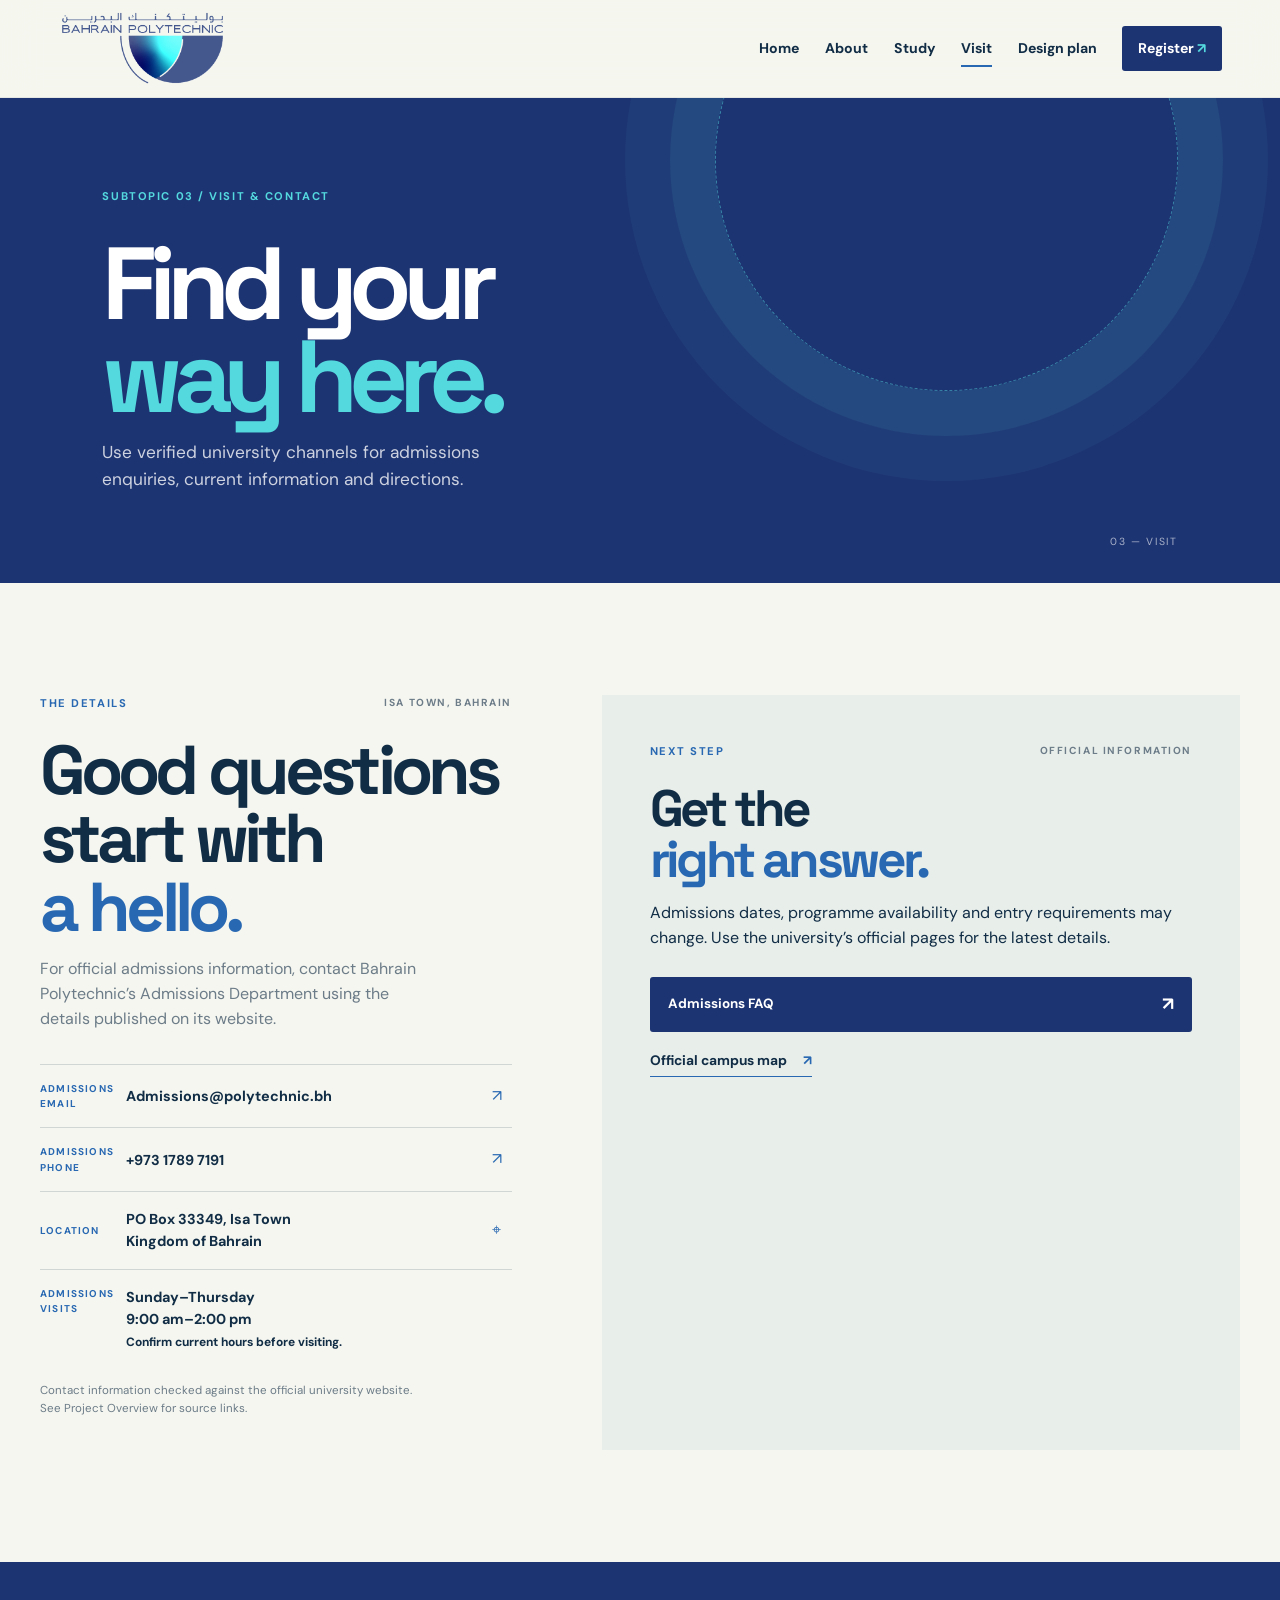
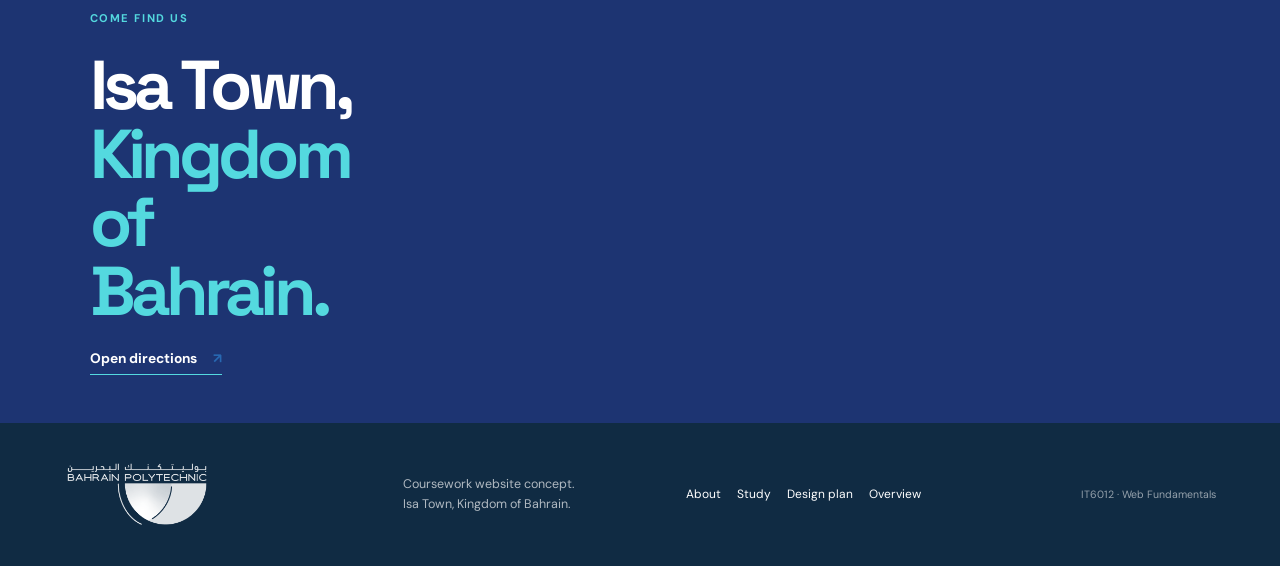
<file: Bahrain-Polytechnic/subtopic3.html>
<!doctype html>
<html lang="en">
  <head>
    <meta charset="UTF-8" />
    <meta name="viewport" content="width=device-width, initial-scale=1" />
    <title>
      Visit and contact | Bahrain Polytechnic Student Project
    </title>
    <link rel="icon" href="images/bp-official-icon.png" type="image/png" />
    <link rel="preconnect" href="https://fonts.googleapis.com" />
    <link rel="preconnect" href="https://fonts.gstatic.com" crossorigin />
    <link href="https://fonts.googleapis.com/css2?family=DM+Sans:wght@400;500;600;700&family=Space+Grotesk:wght@400;500;600;700&display=swap" rel="stylesheet" />
    <link rel="stylesheet" href="styles/modern.css" />
  </head>
  <body>
    <header class="site-header">
      <a class="brand" href="home.html" aria-label="Bahrain Polytechnic home">
        <img src="images/bp-official-logo.png" alt="Bahrain Polytechnic | بوليتكنك البحرين" />
      </a>
      <nav class="desktop-nav" aria-label="Main navigation">
        <a href="home.html">
          Home
        </a>
        <a href="subtopic1.html">
          About
        </a>
        <a href="subtopic2.html">
          Study
        </a>
        <a class="active" href="subtopic3.html">
          Visit
        </a>
        <a href="planning-design.html">
          Design plan
        </a>
        <a class="nav-register" href="home.html#register">
          Register
          <span>
            ↗
          </span>
        </a>
      </nav>
      <details class="mobile-menu">
        <summary>
          Menu
          <span>
            ＋
          </span>
        </summary>
        <nav aria-label="Mobile navigation">
          <a href="home.html">
            Home
          </a>
          <a href="subtopic1.html">
            About
          </a>
          <a href="subtopic2.html">
            Study
          </a>
          <a href="subtopic3.html">
            Visit
          </a>
          <a href="planning-design.html">
            Design plan
          </a>
          <a href="reflection-ai-report.html">
            Reflection and AI report
          </a>
          <a href="overview.html">
            Project overview
          </a>
          <a href="home.html#register">
            Register ↗
          </a>
        </nav>
      </details>
    </header>
    <main>
      <section class="page-masthead masthead-visit">
        <p class="kicker">
          SUBTOPIC 03 / VISIT
          &
          CONTACT
        </p>
        <h1>
          Find your
          <br />
          <em>
            way here.
          </em>
        </h1>
        <p>
          Use verified university channels for admissions enquiries, current information and directions.
        </p>
        <span class="masthead-index">
          03 — VISIT
        </span>
      </section>
      <section class="visit-layout page-wrap">
        <div class="visit-details">
          <p class="section-index">
            THE DETAILS
            <span>
              ISA TOWN, BAHRAIN
            </span>
          </p>
          <h2>
            Good questions
            <br />
            start with
            <br />
            <em>
              a hello.
            </em>
          </h2>
          <p>
            For official admissions information, contact Bahrain Polytechnic’s Admissions Department using
            the details published on its website.
          </p>
          <a class="contact-detail" href="mailto:Admissions@polytechnic.bh">
            <span>
              ADMISSIONS EMAIL
            </span>
            <b>
              Admissions@polytechnic.bh
            </b>
            <i>
              ↗
            </i>
          </a>
          <a class="contact-detail" href="tel:+97317897191">
            <span>
              ADMISSIONS PHONE
            </span>
            <b>
              +973 1789 7191
            </b>
            <i>
              ↗
            </i>
          </a>
          <div class="contact-detail">
            <span>
              LOCATION
            </span>
            <b>
              PO Box 33349, Isa Town
              <br />
              Kingdom of Bahrain
            </b>
            <i>
              ⌖
            </i>
          </div>
          <div class="contact-hours">
            <span>
              ADMISSIONS VISITS
            </span>
            <b>
              Sunday–Thursday
              <br />
              9:00 am–2:00 pm
              <br />
              <small>
                Confirm current hours before visiting.
              </small>
            </b>
          </div>
          <p class="form-hint">
            Contact information checked against the official university website. See Project Overview for
            source links.
          </p>
        </div>
        <div class="message-card">
          <p class="section-index">
            NEXT STEP
            <span>
              OFFICIAL INFORMATION
            </span>
          </p>
          <h2 id="message-title">
            Get the
            <br />
            <em>
              right answer.
            </em>
          </h2>
          <p>
            Admissions dates, programme availability and entry requirements may change. Use the university’s
            official pages for the latest details.
          </p>
          <a
          class="button button-dark"
          href="https://www.polytechnic.bh/admission/admission-faq/"
          target="_blank"
          rel="noreferrer"
          >
            Admissions FAQ
            <span>
              ↗
            </span>
          </a>
          <p>
          </p>
          <a
          class="text-link"
          href="https://www.polytechnic.bh/about-us/bahrain-polytechnic-life/campus-map/"
          target="_blank"
          rel="noreferrer"
          >
            Official campus map
            <span>
              ↗
            </span>
          </a>
        </div>
      </section>
      <section class="map-section">
        <div class="map-copy">
          <p class="section-index">
            COME FIND US
          </p>
          <h2>
            Isa Town,
            <br />
            <em>
              Kingdom of Bahrain.
            </em>
          </h2>
          <a
          class="text-link"
          href="https://maps.google.com/?q=Bahrain+Polytechnic"
          target="_blank"
          rel="noreferrer"
          >
            Open directions
            <span>
              ↗
            </span>
          </a>
        </div>
        <iframe
        title="Map showing Bahrain Polytechnic in Isa Town"
        src="https://www.google.com/maps?q=Bahrain%20Polytechnic%20Isa%20Town&output=embed"
        loading="lazy"
        referrerpolicy="no-referrer-when-downgrade"
        >
        </iframe>
      </section>
    </main>
    <footer class="site-footer">
      <a class="footer-brand" href="home.html">
        <img src="images/bp-official-logo.png" alt="Bahrain Polytechnic" />
      </a>
      <p>
        Coursework website concept.
        <br />
        Isa Town, Kingdom of Bahrain.
      </p>
      <div class="footer-links">
        <a href="subtopic1.html">
          About
        </a>
        <a href="subtopic2.html">
          Study
        </a>
        <a href="planning-design.html">
          Design plan
        </a>
        <a href="overview.html">
          Overview
        </a>
      </div>
      <span class="copyright">
        IT6012 · Web Fundamentals
      </span>
    </footer>
  </body>
</html>
</file>
<file: Bahrain-Polytechnic/styles/modern.css>
/* A fresh editorial system for Bahrain Polytechnic */
:root {
  --ink: #112d46;
  --navy: #1d3472;
  --blue: #2868b2;
  --cyan: #54d9df;
  --cyan-pale: #d9f4f1;
  --paper: #f5f6ef;
  --white: #fff;
  --muted: #6c7c88;
  --line: rgba(17, 45, 70, .16);
  --orange: #f7a577;
  --display: "Space Grotesk", "Segoe UI", sans-serif;
  --body: "DM Sans", "Segoe UI", sans-serif;
}
* { box-sizing: border-box; }
html { scroll-behavior: smooth; }
body { margin: 0; background: var(--paper); color: var(--ink); font: 16px/1.55 var(--body); }
img { display: block; max-width: 100%; }
a { color: inherit; }
button, input, textarea, select { font: inherit; }
::selection { color: var(--ink); background: var(--cyan); }
:focus-visible { outline: 3px solid var(--blue); outline-offset: 4px; }

.site-header {
  position: sticky; top: 0; z-index: 20; display: flex; align-items: center; justify-content: space-between;
  min-height: 84px; padding: 10px clamp(1rem, 4.5vw, 5rem); background: rgba(245, 246, 239, .94);
  border-bottom: 1px solid rgba(17, 45, 70, .08); backdrop-filter: blur(18px);
}
.brand img { width: 168px; height: auto; }
.desktop-nav { display: flex; align-items: center; gap: clamp(.8rem, 2vw, 2rem); }
.desktop-nav a { color: var(--ink); font-size: .88rem; font-weight: 700; text-decoration: none; }
.desktop-nav a:not(.nav-register) { position: relative; padding: .8rem 0; }
.desktop-nav a:not(.nav-register)::after { position: absolute; right: 0; bottom: .36rem; left: 0; height: 2px; background: var(--blue); content: ""; transform: scaleX(0); transform-origin: right; transition: transform .2s; }
.desktop-nav a:hover::after, .desktop-nav a.active::after { transform: scaleX(1); transform-origin: left; }
.desktop-nav .nav-register { padding: .72rem 1rem; border-radius: 3px; background: var(--navy); color: white; }
.nav-register span { color: var(--cyan); }
.mobile-menu { display: none; }

.page-wrap { width: min(1200px, calc(100% - 3rem)); margin-inline: auto; }
.kicker, .section-index { color: var(--blue); font-size: .7rem; font-weight: 700; letter-spacing: .14em; }
.section-index { display: flex; flex-wrap: wrap; justify-content: space-between; gap: .4rem 1rem; margin: 0 0 1.5rem; }
.section-index span { color: var(--muted); font-size: .64rem; }
h1, h2, h3, h4, p { margin-top: 0; }
h1, h2, h3, h4 { font-family: var(--display); }
h1 em, h2 em { color: var(--blue); font-style: normal; }
h1 { font-size: clamp(3.7rem, 8vw, 7.8rem); line-height: .91; letter-spacing: -.085em; }
h2 { font-size: clamp(2.6rem, 5.4vw, 5.1rem); line-height: .99; letter-spacing: -.07em; }
h3 { line-height: 1.12; letter-spacing: -.04em; }
.button { display: inline-flex; align-items: center; justify-content: space-between; gap: 2.5rem; min-height: 52px; padding: .85rem 1.15rem; border: 0; border-radius: 3px; font-size: .84rem; font-weight: 700; text-decoration: none; transition: transform .2s, background .2s; }
.button:hover { transform: translateY(-3px); }
.button span { font-size: 1.15rem; }
.button-dark { background: var(--navy); color: white; }
.button-dark:hover { background: var(--blue); }
.button-light { background: var(--cyan); color: var(--ink); }
.button-light:hover { background: white; }
.text-link { display: inline-flex; align-items: center; gap: 1rem; padding-bottom: .3rem; border-bottom: 1px solid var(--blue); color: var(--ink); font-size: .86rem; font-weight: 700; text-decoration: none; }
.text-link span { color: var(--blue); transition: transform .2s; }
.text-link:hover span { transform: translateX(4px); }

/* Home: a split cover with hand-placed editorial details */
.home-hero { position: relative; display: grid; grid-template-columns: .94fr 1.06fr; min-height: min(720px, calc(100vh - 84px)); padding: clamp(2rem, 5vw, 5.2rem) clamp(1.5rem, 6.7vw, 7rem) 4.5rem; overflow: hidden; }
.hero-copy { position: relative; z-index: 2; align-self: center; max-width: 600px; padding: 1rem 0 2rem; }
.hero-copy .kicker { display: flex; align-items: center; gap: .7rem; margin-bottom: 2rem; }
.kicker-dot { width: 8px; height: 8px; border-radius: 50%; background: var(--blue); box-shadow: 0 0 0 5px rgba(84, 217, 223, .5); }
.hero-copy h1 { margin: 0 0 1.6rem; }
.hero-copy h1 em { color: var(--blue); }
.hero-lede { max-width: 400px; color: var(--muted); font-size: 1.1rem; }
.hero-actions { display: flex; align-items: center; flex-wrap: wrap; gap: 1.6rem; margin-top: 2.2rem; }
.hero-index { display: flex; align-items: center; gap: .7rem; margin-top: 4rem; color: var(--muted); font-size: .65rem; letter-spacing: .1em; }
.hero-index span:first-child { color: var(--blue); font-weight: 700; }
.hero-index i { width: 48px; height: 1px; background: var(--line); }
.hero-visual { position: relative; align-self: stretch; min-height: 510px; margin: .4rem 0 .4rem 1rem; }
.hero-visual::before { position: absolute; top: -30px; right: -20px; z-index: 1; width: 130px; height: 130px; border: 1px solid rgba(84, 217, 223, .8); border-radius: 50%; content: ""; }
.hero-visual > img { position: absolute; inset: 0; width: 100%; height: 100%; object-fit: cover; border-radius: 46% 46% 3px 3px; }
.hero-caption { position: absolute; right: 0; bottom: 0; left: 0; z-index: 2; display: flex; justify-content: space-between; padding: 1.15rem; background: var(--navy); color: white; font-size: .63rem; font-weight: 700; letter-spacing: .13em; }
.hero-sticker { position: absolute; top: 17%; left: -48px; z-index: 3; display: grid; place-content: center; width: 130px; height: 130px; padding: .8rem; border-radius: 50%; background: var(--cyan); text-align: center; transform: rotate(-10deg); }
.hero-sticker span { font-size: .52rem; font-weight: 700; letter-spacing: .13em; }
.hero-sticker b { font: 600 1.15rem/1 var(--display); }
.hero-edge { position: absolute; top: 50%; right: 1.25rem; color: rgba(17, 45, 70, .36); font-size: .55rem; letter-spacing: .17em; writing-mode: vertical-rl; }

.intro-band { display: grid; grid-template-columns: .55fr 1fr .9fr; gap: 2.5rem; align-items: start; padding-block: 8rem; }
.intro-band > .section-index { display: block; max-width: 150px; line-height: 1.6; }
.intro-band h2, .section-heading h2, .catalogue-intro h2 { margin: 0 0 1.25rem; }
.intro-band > div:nth-child(2) > p { max-width: 490px; color: var(--muted); }
.intro-band .text-link { margin-top: 1rem; }
.intro-art { position: relative; min-height: 360px; padding: 1.5rem 0 0 1.5rem; }
.intro-art::before { position: absolute; top: 0; left: 0; z-index: -1; width: 58%; height: 52%; background: var(--cyan); content: ""; }
.intro-art img { width: 100%; height: 320px; object-fit: cover; }
.art-note { position: absolute; right: -1rem; bottom: 0; padding: 1rem 1.2rem; background: var(--orange); font: 600 1.05rem/1.1 var(--display); transform: rotate(3deg); }
.art-cross { position: absolute; top: 8%; right: 2%; color: var(--blue); font-size: 2rem; }

.pathways-section { padding-block: 7rem 8rem; background: #e8eeea; }
.section-heading { display: grid; grid-template-columns: .65fr 1fr auto; gap: 2rem; align-items: end; margin-bottom: 3rem; }
.section-heading > .section-index { align-self: start; display: block; line-height: 1.7; }
.section-heading > div > p { color: var(--muted); }
.section-heading > .text-link { margin-bottom: .7rem; }
.pathway-grid { display: grid; grid-template-columns: repeat(3, 1fr); gap: 1rem; }
.pathway-card { position: relative; display: flex; min-height: 330px; flex-direction: column; justify-content: space-between; padding: 1.5rem; overflow: hidden; text-decoration: none; transition: transform .25s; }
.pathway-card:hover { transform: translateY(-7px); }
.pathway-blue { background: var(--navy); color: white; }
.pathway-cream { background: #f6e7d8; }
.pathway-cyan { background: var(--cyan); }
.pathway-no, .campus-card > div > span, .subject-card > span { font-size: .62rem; font-weight: 700; letter-spacing: .13em; }
.pathway-symbol { position: absolute; top: 23%; right: 1.4rem; color: rgba(255, 255, 255, .3); font: 6rem/1 var(--display); }
.pathway-cream .pathway-symbol { color: rgba(17, 45, 70, .18); }
.pathway-cyan .pathway-symbol { color: rgba(17, 45, 70, .22); }
.pathway-card h3 { margin: 0 0 .4rem; font-size: 2.1rem; }
.pathway-card p { max-width: 250px; margin: 0; color: inherit; opacity: .76; font-size: .91rem; }
.pathway-arrow { position: absolute; right: 1.5rem; bottom: 1.5rem; font-size: 1.5rem; }

.campus-section { padding-block: 8rem; }
.campus-section .section-heading { grid-template-columns: .65fr 1fr; }
.campus-grid { display: grid; grid-template-columns: 1.25fr .9fr .75fr; gap: 1rem; align-items: stretch; }
.campus-card { position: relative; min-height: 385px; overflow: hidden; background: var(--navy); color: white; }
.campus-card > img { position: absolute; inset: 0; width: 100%; height: 100%; object-fit: cover; opacity: .7; transition: transform .4s; }
.campus-card:hover > img { transform: scale(1.04); }
.campus-card > div { position: absolute; right: 0; bottom: 0; left: 0; padding: 1.35rem; background: linear-gradient(transparent, rgba(12, 33, 64, .9)); }
.campus-card h3 { margin: .5rem 0; font-size: 1.5rem; }
.campus-card p { max-width: 320px; margin: 0; color: rgba(255, 255, 255, .82); font-size: .87rem; }
.campus-accent { display: flex; flex-direction: column; justify-content: flex-end; padding: 1.5rem; background: var(--blue); }
.campus-accent h3 { font-size: 1.65rem; }
.campus-accent p { padding: 0; }
.campus-accent > a { width: fit-content; margin-top: 1.1rem; color: white; font-size: .8rem; font-weight: 700; text-decoration: none; }
.campus-glyph { position: absolute; top: .1rem; right: 1rem; color: rgba(255, 255, 255, .4); font: 8rem/1 var(--display); }

.quote-section { position: relative; padding: 7rem 1.5rem; background: var(--cyan); text-align: center; }
.quote-mark { color: rgba(17, 45, 70, .26); font: 8rem/.8 Georgia, serif; }
.quote-section blockquote { max-width: 850px; margin: 0 auto 2rem; font: 600 clamp(1.8rem, 4vw, 3.5rem)/1.08 var(--display); letter-spacing: -.06em; }
.quote-credit { display: flex; justify-content: center; align-items: center; gap: .8rem; text-align: left; }
.quote-credit > span { width: 30px; height: 1px; background: var(--navy); }
.quote-credit p { margin: 0; font-size: .6rem; line-height: 1.6; letter-spacing: .1em; }
.quote-credit b { font-size: .75rem; letter-spacing: 0; }

.join-section { position: relative; display: grid; grid-template-columns: .55fr 1fr; gap: 2rem; margin-block: 8rem; padding: clamp(2rem, 5vw, 4.5rem); overflow: hidden; background: var(--navy); color: white; }
.join-section .section-index { color: var(--cyan); }
.join-section .section-index span { color: rgba(255, 255, 255, .5); }
.join-section h2 { position: relative; z-index: 1; margin: 0 0 1rem; }
.join-section h2 em { color: var(--cyan); }
.join-section > div > p:not(.section-index) { max-width: 480px; color: rgba(255, 255, 255, .75); }
.join-section .button { margin-top: 1rem; }
.join-shape { position: absolute; right: -1rem; bottom: -8rem; color: rgba(84, 217, 223, .08); font: 22rem/.8 var(--display); font-weight: 700; }

/* Inner pages share a strong title field, then change rhythm with each story */
.page-masthead { position: relative; min-height: 420px; padding: clamp(3.5rem, 7vw, 7rem) clamp(1.5rem, 8vw, 8rem); overflow: hidden; background: var(--navy); color: white; }
.page-masthead::after { position: absolute; top: -35%; right: 8%; width: 36vw; aspect-ratio: 1; border: 1px solid rgba(84, 217, 223, .5); border-radius: 50%; box-shadow: 0 0 0 45px rgba(84, 217, 223, .07), 0 0 0 90px rgba(84, 217, 223, .05); content: ""; }
.page-masthead .kicker { position: relative; z-index: 1; color: var(--cyan); }
.page-masthead h1 { position: relative; z-index: 1; max-width: 800px; margin: 2rem 0 1rem; }
.page-masthead h1 em { color: var(--cyan); }
.page-masthead > p:not(.kicker) { position: relative; z-index: 1; max-width: 430px; margin: 0; color: rgba(255, 255, 255, .78); font-size: 1.08rem; }
.masthead-index { position: absolute; right: clamp(1.5rem, 8vw, 8rem); bottom: 2rem; z-index: 1; color: rgba(255, 255, 255, .62); font-size: .65rem; letter-spacing: .16em; }
.masthead-study::after { right: 1%; top: -48%; border-radius: 3px; transform: rotate(35deg); }
.masthead-visit::after { border-style: dashed; }
.masthead-process::after { border-radius: 0; transform: rotate(45deg); }
.masthead-story::after { top: -24%; right: 20%; width: 24vw; border-color: var(--orange); box-shadow: 0 0 0 40px rgba(247, 165, 119, .07), 0 0 0 80px rgba(247, 165, 119, .04); }

.about-feature, .teaching-feature { display: grid; grid-template-columns: 1.05fr .95fr; gap: clamp(2.5rem, 7vw, 7rem); align-items: center; padding-block: 8rem; }
.about-photo, .teaching-image { position: relative; min-height: 540px; }
.about-photo img, .teaching-image img { width: 100%; height: 540px; object-fit: cover; }
.about-photo img { border-radius: 0 42% 0 0; }
.about-photo > span, .image-index { position: absolute; right: 0; bottom: 0; padding: .9rem 1rem; background: var(--cyan); color: var(--ink); font-size: .63rem; font-weight: 700; letter-spacing: .12em; }
.about-copy h2, .teaching-copy h2 { margin: 0 0 1.2rem; }
.about-copy > p:not(.section-index), .teaching-copy > p:not(.section-index) { max-width: 490px; color: var(--muted); }
.about-copy .text-link { margin-top: 1rem; }
.belief-section { padding-block: 7rem; background: #e9eeeb; }
.belief-layout { display: grid; grid-template-columns: .8fr 1.2fr; gap: 4rem; }
.belief-heading h2 { margin: 0 0 1.2rem; }
.belief-heading > p:last-child { max-width: 350px; color: var(--muted); }
.belief-list article { display: grid; grid-template-columns: 36px 1fr 35px; gap: 1rem; align-items: start; padding: 1.7rem 0; border-top: 1px solid var(--line); }
.belief-list article > span:first-child { color: var(--blue); font-size: .7rem; font-weight: 700; }
.belief-list h3 { margin: -.25rem 0 .4rem; font-size: 1.5rem; }
.belief-list p { max-width: 500px; margin: 0; color: var(--muted); }
.belief-mark { color: var(--blue); }
.about-end, .story-end { position: relative; display: grid; grid-template-columns: .5fr 1fr; gap: 2rem; align-items: center; padding-block: 7rem; }
.about-end h2, .story-end h2 { margin: 0 0 1.5rem; }
.end-stamp { display: grid; place-content: center; width: 160px; height: 160px; border: 1px solid var(--blue); border-radius: 50%; color: var(--blue); font-size: .68rem; font-weight: 700; letter-spacing: .15em; line-height: 1.7; text-align: center; transform: rotate(-12deg); }

.teaching-feature { grid-template-columns: .9fr 1.1fr; }
.teaching-image img { border-radius: 48% 48% 0 0; }
.teaching-copy h2 { font-size: clamp(2.8rem, 5.2vw, 4.8rem); }
.programme-catalogue { padding-block: 7rem; background: #e8eeea; }
.catalogue-intro { display: grid; grid-template-columns: 1fr .7fr; gap: 3rem; align-items: end; margin-bottom: 5rem; }
.catalogue-intro > p { max-width: 400px; color: var(--muted); }
.programme-group { padding: 2rem 0 3.5rem; border-top: 1px solid var(--line); scroll-margin-top: 100px; }
.programme-group-head { display: grid; grid-template-columns: 50px 1fr 50px; gap: 1.2rem; align-items: start; margin-bottom: 1.5rem; }
.programme-group-head > span:first-child { color: var(--blue); font-size: .8rem; font-weight: 700; }
.programme-group-head h3 { margin: 0 0 .45rem; font-size: 1.8rem; }
.programme-group-head p { margin: 0; color: var(--muted); }
.group-symbol { color: var(--blue); font: 2rem/1 var(--display); text-align: right; }
.subject-grid { display: grid; grid-template-columns: repeat(5, minmax(0, 1fr)); gap: .8rem; }
.subject-card { min-width: 0; padding-bottom: .7rem; background: white; }
.subject-card img { width: 100%; height: 150px; object-fit: cover; }
.subject-card h4 { min-height: 3.2rem; margin: .8rem .8rem .25rem; font-size: .99rem; }
.subject-card > span { display: block; margin-inline: .8rem; color: var(--blue); font-size: .55rem; }
.closing-banner { margin-block: 7rem; padding: clamp(2rem, 5vw, 4rem); background: var(--blue); color: white; }
.closing-banner .section-index { color: var(--cyan); }
.closing-banner h2 { margin: 0 0 1.5rem; }
.closing-banner h2 em { color: var(--cyan); }

.visit-layout { display: grid; grid-template-columns: .85fr 1.15fr; gap: clamp(2rem, 7vw, 6rem); padding-block: 7rem; }
.visit-layout > * { min-width: 0; }
.visit-details h2, .message-card h2 { margin: 0 0 1rem; }
.visit-details > p:not(.section-index) { max-width: 390px; margin-bottom: 2rem; color: var(--muted); }
.contact-detail { display: grid; grid-template-columns: 76px 1fr 20px; gap: .6rem; align-items: center; padding: 1rem 0; border-top: 1px solid var(--line); text-decoration: none; }
.contact-detail span, .contact-hours > span { color: var(--blue); font-size: .62rem; font-weight: 700; letter-spacing: .12em; }
.contact-detail b, .contact-hours b { min-width: 0; font-size: .9rem; overflow-wrap: anywhere; }
.contact-detail i { color: var(--blue); font-style: normal; }
.contact-hours { display: grid; grid-template-columns: 76px 1fr; gap: .6rem; padding: 1rem 0; border-top: 1px solid var(--line); }
.message-card { padding: clamp(1.5rem, 4vw, 3rem); background: #e8eeea; }
.message-card h2 { font-size: clamp(2.4rem, 4vw, 3.7rem); }
.input-group { margin: 1rem 0; }
.input-group label { display: block; margin-bottom: .4rem; font-size: .78rem; font-weight: 700; }
.input-group input, .input-group textarea, .input-group select { width: 100%; padding: .8rem .85rem; border: 1px solid rgba(17, 45, 70, .22); border-radius: 2px; background: rgba(255, 255, 255, .82); color: var(--ink); }
.input-group input:focus, .input-group textarea:focus, .input-group select:focus { outline: 2px solid var(--blue); border-color: transparent; }
.input-group textarea { resize: vertical; }
.form-pair { display: grid; grid-template-columns: 1fr 1fr; gap: 1rem; }
.message-card .button, .register-card .button { width: 100%; margin-top: .6rem; }
.form-hint { margin: .85rem 0 0; color: var(--muted); font-size: .72rem; }
.form-status { color: var(--blue); font-size: .8rem; }
.map-section { display: grid; grid-template-columns: .6fr 1fr; min-height: 390px; background: var(--navy); color: white; }
.map-copy { align-self: center; padding: 3rem clamp(1.5rem, 7vw, 7rem); }
.map-copy .section-index { color: var(--cyan); }
.map-copy h2 { margin: 0 0 1.3rem; }
.map-copy h2 em { color: var(--cyan); }
.map-copy .text-link { color: white; border-color: var(--cyan); }
.map-section iframe { width: 100%; max-width: 100%; min-width: 0; height: 100%; min-height: 390px; border: 0; filter: saturate(.7); }

.process-intro { display: grid; grid-template-columns: .55fr 1fr; gap: 2rem; padding-block: 7rem; }
.process-intro h2 { margin: 0 0 1.2rem; }
.process-intro > div > p:not(.section-index) { max-width: 640px; color: var(--muted); }
.process-steps { background: #e8eeea; }
.process-step { display: grid; grid-template-columns: 60px 1fr 220px; gap: 2rem; align-items: center; width: min(1200px, calc(100% - 3rem)); margin-inline: auto; padding: 2rem 0; border-bottom: 1px solid var(--line); }
.step-no { align-self: start; color: var(--blue); font: 1.4rem var(--display); }
.process-step .section-index { margin-bottom: .8rem; }
.process-step h3 { margin: 0 0 .7rem; font-size: 1.7rem; }
.process-step > div:nth-child(2) > p:last-child { max-width: 630px; margin: 0; color: var(--muted); }
.step-art { display: grid; place-content: center; width: 200px; height: 150px; background: var(--navy); color: var(--cyan); font: 3rem/.9 var(--display); text-align: center; }
.step-art small { margin-top: .7rem; color: white; font: 700 .55rem var(--body); letter-spacing: .18em; }
.step-art-two { background: var(--cyan); color: var(--navy); }
.step-art-two small, .step-art-three small { color: var(--navy); }
.step-art-three { background: var(--orange); color: var(--navy); }
.process-gallery { display: grid; grid-template-columns: .65fr 1fr; gap: 3rem; padding-block: 7rem; }
.gallery-heading h2 { margin: 0 0 1rem; }
.gallery-heading > p:last-child { max-width: 340px; color: var(--muted); }
.artifact-grid { display: grid; grid-template-columns: 1fr 1fr; gap: 1rem; }
.artifact-grid figure { margin: 0; padding: .5rem; background: white; }
.artifact-grid figure:first-child { grid-column: 1 / -1; }
.artifact-grid img { width: 100%; height: 160px; object-fit: cover; object-position: top; }
.artifact-grid figure:first-child img { height: 260px; }
.artifact-grid figcaption { display: grid; gap: .2rem; padding: .65rem .3rem .2rem; font-weight: 700; }
.artifact-grid figcaption span { color: var(--blue); font-size: .55rem; letter-spacing: .12em; }
.process-close { padding: 6rem 1.5rem; background: var(--navy); color: white; text-align: center; }
.process-close .section-index { justify-content: center; color: var(--cyan); }
.process-close h2 { margin: 0 auto 1.6rem; }
.process-close h2 em { color: var(--cyan); }

.story-lede { display: grid; grid-template-columns: .4fr 1fr; gap: 2rem; padding-block: 7rem 5rem; }
.story-quote-mark { color: var(--cyan); font: 9rem/.65 Georgia, serif; }
.story-lede h2 { margin: 0 0 1rem; }
.story-lede > div > p:last-child { max-width: 620px; color: var(--muted); }
.journal-section { display: grid; grid-template-columns: .42fr 1fr; gap: 2rem; padding: 4rem max(calc((100% - 1000px) / 2), 1.5rem); border-top: 1px solid var(--line); }
.journal-tint { background: #e8eeea; }
.journal-label { display: flex; align-items: baseline; gap: .8rem; color: var(--blue); }
.journal-label span { font: 1.4rem var(--display); }
.journal-label p { font-size: .61rem; font-weight: 700; letter-spacing: .12em; }
.journal-section h3 { max-width: 600px; margin: 0 0 1rem; font-size: clamp(1.7rem, 3vw, 2.6rem); }
.journal-section article > p { max-width: 700px; color: var(--muted); }
.source-note { display: grid; grid-template-columns: .7fr 1fr; gap: 2rem; padding-block: 7rem; }
.source-note h2 { margin: 0; }
.source-note ul { margin: 0; padding: 0; list-style: none; }
.source-note li { border-top: 1px solid var(--line); }
.source-note a { display: flex; justify-content: space-between; gap: 1rem; padding: 1rem 0; font-size: .87rem; text-decoration: none; }
.source-note a span { color: var(--blue); }
.story-end { grid-template-columns: .5fr 1fr; width: 100%; padding: 6rem max(calc((100% - 1000px) / 2), 1.5rem); background: var(--blue); color: white; }
.story-end .section-index { color: var(--cyan); }
.story-end h2 { margin: 0 0 1.5rem; }
.story-end h2 em { color: var(--cyan); }
.story-end .end-stamp { border-color: var(--cyan); color: var(--cyan); }

.register-page { display: grid; grid-template-columns: 1fr 1fr; min-height: calc(100vh - 84px); }
.register-intro { position: sticky; top: 84px; align-self: start; min-height: calc(100vh - 84px); padding: clamp(3rem, 7vw, 7rem); overflow: hidden; background: var(--navy); color: white; }
.register-intro .kicker { position: relative; z-index: 1; color: var(--cyan); }
.register-intro h1 { position: relative; z-index: 1; margin: 5rem 0 1.4rem; font-size: clamp(3.3rem, 6.5vw, 6.5rem); }
.register-intro h1 em { color: var(--cyan); }
.register-intro > p:not(.kicker) { position: relative; z-index: 1; max-width: 400px; color: rgba(255, 255, 255, .76); }
.register-orbit { position: absolute; right: -3rem; bottom: 4rem; display: grid; place-content: center; width: 240px; height: 240px; border: 1px solid rgba(84, 217, 223, .8); border-radius: 50%; color: var(--cyan); font: 4rem var(--display); text-align: center; transform: rotate(15deg); }
.register-orbit::before, .register-orbit::after { position: absolute; inset: 18px; border: 1px solid rgba(84, 217, 223, .3); border-radius: 50%; content: ""; }
.register-orbit::after { inset: 40px; }
.register-orbit small { font: 700 .52rem var(--body); letter-spacing: .16em; }
.register-card { align-self: center; width: min(530px, calc(100% - 4rem)); margin: 3rem auto; padding: clamp(1.4rem, 3vw, 2.5rem); background: white; box-shadow: 0 20px 60px rgba(17, 45, 70, .08); }
.register-card-head { display: flex; justify-content: space-between; padding-bottom: 1rem; border-bottom: 1px solid var(--line); color: var(--blue); font-size: .64rem; font-weight: 700; letter-spacing: .13em; }
.register-card form { padding-top: .5rem; }
.home-register { display: grid; grid-template-columns: .8fr 1fr; gap: 3rem; align-items: start; padding-block: 2rem 7rem; }
.home-register > div:first-child { position: sticky; top: 120px; }
.home-register h2 { margin: 0 0 1.2rem; }
.home-register > div:first-child > p:last-child { max-width: 340px; color: var(--muted); }
.home-register .register-card { width: 100%; margin: 0; }
.field-error { display: block; min-height: 1em; margin-top: .3rem; color: #a02d30; font-size: .74rem; }
.input-group input[aria-invalid="true"] { border-color: #a02d30; }
.form-status { min-height: 1.3em; margin: .8rem 0 0; color: #17653a; font-size: .86rem; font-weight: 700; }
.form-status.error { color: #a02d30; }
.home-document-links { display: flex; flex-wrap: wrap; gap: 1rem; padding-block: 0 5rem; }
.home-document-links a { flex: 1 1 180px; padding: 1.2rem; border-top: 2px solid var(--blue); background: white; font-weight: 700; text-decoration: none; }
.source-note-inline { margin-top: 2rem; color: var(--muted); font-size: .82rem; }
.source-note-inline a { color: var(--blue); font-weight: 700; }
.planning-block { padding-block: 5rem; }
.planning-block h2 { margin: 0 0 2rem; }
.planning-tint { background: #e8eeea; }
.sitemap { display: grid; grid-template-columns: 1fr; gap: .7rem; max-width: 830px; margin: 2rem auto 0; }
.sitemap > a, .sitemap-branches > a { display: grid; gap: .2rem; padding: 1rem 1.2rem; border: 1px solid var(--line); background: white; text-decoration: none; }
.sitemap > a:first-child { background: var(--navy); color: white; }
.sitemap > a:nth-last-child(-n+3) { background: #d9f4f1; }
.sitemap a b { font-family: var(--display); }
.sitemap a span { color: var(--muted); font-size: .8rem; }
.sitemap > a:first-child span { color: rgba(255,255,255,.75); }
.sitemap-branches { display: grid; grid-template-columns: repeat(3, 1fr); gap: .7rem; margin-left: 2rem; padding-left: 1.2rem; border-left: 2px solid var(--blue); }
.journey-map { display: grid; grid-template-columns: repeat(5, 1fr); gap: .7rem; margin: 2rem 0 0; padding: 0; list-style: none; }
.journey-map li { min-height: 215px; padding: 1rem; background: white; }
.journey-map li > span { display: block; margin-bottom: 1.6rem; color: var(--blue); font-size: .59rem; font-weight: 700; letter-spacing: .08em; }
.journey-map li > b { font: 600 1.2rem var(--display); }
.journey-map p { margin: .7rem 0 0; color: var(--muted); font-size: .78rem; }
.planning-lede { max-width: 650px; color: var(--muted); }
.wireframe-grid { display: grid; grid-template-columns: repeat(3, minmax(0,1fr)); gap: 1rem; margin-top: 2rem; }
.wireframe { display: grid; align-content: start; gap: .55rem; padding: 1rem; background: white; box-shadow: 0 10px 28px rgba(17,45,70,.06); }
.wireframe > b { color: var(--blue); font-size: .7rem; letter-spacing: .08em; }
.wireframe > a { margin-top: .3rem; color: var(--blue); font-size: .78rem; font-weight: 700; }
.wf-nav, .wf-hero, .wf-row i { display: grid; place-content: center; min-height: 45px; padding: .5rem; background: #e8eeea; color: var(--ink); font-size: .61rem; font-style: normal; font-weight: 700; text-align: center; }
.wf-hero { min-height: 82px; background: #d9f4f1; }
.wf-row { display: grid; grid-template-columns: repeat(3,1fr); gap: .4rem; }
.wf-row i { min-height: 52px; border: 1px dashed rgba(17,45,70,.2); }
.wf-row i:first-child:nth-last-child(2) { grid-column: span 1; }
.style-guide { display: grid; grid-template-columns: 1fr 1fr; gap: 1rem; margin-top: 2rem; }
.style-guide > div { padding: 1.5rem; background: white; }
.style-guide h3 { margin-bottom: .8rem; }
.style-guide p { color: var(--muted); font-size: .88rem; }
.swatches { display: grid; gap: .6rem; margin: 0; padding: 0; list-style: none; }
.swatches li { display: flex; align-items: center; gap: .7rem; font-size: .8rem; }
.swatches i { width: 24px; height: 24px; border: 1px solid var(--line); background: var(--swatch); }
.planning-close-copy { max-width: 590px; margin: 0 auto 1.5rem; color: rgba(255,255,255,.76); }
.reflection-report { padding-block: 6rem; }
.reflection-copy { max-width: 850px; margin: 0 auto; }
.reflection-copy h2 { margin: 0 0 2rem; font-size: clamp(2.3rem, 4.5vw, 4rem); }
.reflection-copy p { margin-bottom: 1.3rem; color: #394f60; font-size: 1rem; line-height: 1.8; }
.report-word-count { max-width: 850px; margin: 1rem auto 4rem; padding: 1rem; background: #e8eeea; font-size: .78rem; }
.report-word-count span { color: var(--muted); }
.ai-report-summary { padding: 2rem; background: var(--navy); color: white; }
.ai-report-summary .section-index { color: var(--cyan); }
.ai-tool-list { display: grid; grid-template-columns: repeat(3,1fr); gap: 1rem; }
.ai-tool-list article { padding: 1.2rem; background: rgba(255,255,255,.08); }
.ai-tool-list h3 { color: var(--cyan); }
.ai-tool-list p { margin-bottom: 0; color: rgba(255,255,255,.78); font-size: .82rem; }
.overview-section { padding-block: 4.5rem; }
.overview-section h3 { margin: 0 0 .7rem; font-size: 1.2rem; }
.overview-section p, .overview-section li { color: var(--muted); }
.overview-section a:not(.button) { color: var(--blue); }
.overview-tint { background: #e8eeea; }
.overview-grid { display: grid; grid-template-columns: repeat(2,minmax(0,1fr)); gap: 1rem; margin-top: 1rem; }
.overview-grid article { padding: 1.4rem; background: white; }
.overview-grid .overview-wide { grid-column: 1 / -1; }
.overview-grid ul { margin-bottom: 0; padding-left: 1.1rem; }
.overview-grid li { margin: .4rem 0; }
.overview-page-links { display: grid; grid-template-columns: repeat(2,1fr); gap: .6rem; margin-top: 1rem; }
.overview-page-links a, .source-list li { padding: .9rem 1rem; border: 1px solid var(--line); background: white; font-weight: 700; text-decoration: none; }
.table-scroll { max-width: 100%; overflow-x: auto; margin-block: 1.5rem; overscroll-behavior-inline: contain; }
.ai-documentation { width: 100%; border-collapse: collapse; background: white; font-size: .78rem; }
.ai-documentation th, .ai-documentation td { min-width: 135px; padding: .8rem; border: 1px solid var(--line); text-align: left; vertical-align: top; }
.ai-documentation thead th { background: var(--navy); color: white; }
.evidence-note { padding: 1rem; background: #fff1d9; color: var(--ink) !important; }
.ethics-list { display: grid; gap: .6rem; max-width: 900px; padding-left: 1.2rem; }
.ethics-list li { padding-left: .3rem; }
.source-list { display: grid; gap: .6rem; margin: 1rem 0; padding: 0; list-style: none; }
.source-list a { display: flex; flex-wrap: wrap; justify-content: space-between; gap: .4rem 1rem; color: var(--ink) !important; text-decoration: none; }
.source-list a span { color: var(--muted); font-size: .77rem; font-weight: 400; }

.site-footer { display: grid; grid-template-columns: 1.1fr .9fr 1.3fr auto; gap: 2rem; align-items: center; padding: 2.4rem clamp(1.5rem, 5vw, 5rem); background: #102b43; color: white; }
.footer-brand img { width: 145px; height: auto; filter: grayscale(1) brightness(0) invert(1); }
.site-footer > p { margin: 0; color: rgba(255, 255, 255, .67); font-size: .78rem; }
.footer-links { display: flex; flex-wrap: wrap; gap: 1rem; }
.footer-links a { color: white; font-size: .75rem; text-decoration: none; }
.footer-links a:hover { color: var(--cyan); }
.copyright { color: rgba(255, 255, 255, .56); font-size: .66rem; white-space: nowrap; }

@media (max-width: 1000px) {
  .desktop-nav { gap: .8rem; }
  .desktop-nav a { font-size: .78rem; }
  .brand img { width: 145px; }
  .hero-edge { display: none; }
  .intro-band { grid-template-columns: .45fr 1fr 1fr; gap: 1.5rem; }
  .campus-grid { grid-template-columns: 1fr 1fr; }
  .campus-large { grid-row: span 2; }
  .campus-card { min-height: 320px; }
  .subject-grid { grid-template-columns: repeat(3, minmax(0, 1fr)); }
  .site-footer { grid-template-columns: 1fr 1fr; }
  .copyright { justify-self: end; }
}

@media (max-width: 860px) {
  .site-header { min-height: 72px; padding-inline: 1rem; }
  .brand img { width: 137px; }
  .desktop-nav { display: none; }
  .mobile-menu { position: relative; display: block; }
  .mobile-menu summary { display: flex; align-items: center; gap: .7rem; padding: .65rem .8rem; border: 1px solid var(--line); color: var(--ink); font-size: .78rem; font-weight: 700; list-style: none; cursor: pointer; }
  .mobile-menu summary::-webkit-details-marker { display: none; }
  .mobile-menu summary span { color: var(--blue); font-size: 1.1rem; }
  .mobile-menu nav { position: absolute; top: calc(100% + 10px); right: 0; display: grid; width: min(82vw, 300px); padding: .6rem; background: var(--paper); box-shadow: 0 12px 35px rgba(17, 45, 70, .18); }
  .mobile-menu nav a { padding: .85rem; border-bottom: 1px solid var(--line); font-size: .9rem; text-decoration: none; }
  .mobile-menu[open] summary span { transform: rotate(45deg); }
  .home-hero { grid-template-columns: 1fr; padding: 3rem 1.25rem 3.5rem; }
  .hero-copy { padding: 0 0 2.5rem; }
  .hero-copy h1 { font-size: clamp(4rem, 17vw, 6.2rem); }
  .hero-lede { font-size: 1rem; }
  .hero-index { margin-top: 2.5rem; }
  .hero-visual { min-height: 380px; margin: 0 .5rem 0 1.5rem; }
  .hero-sticker { left: -28px; width: 100px; height: 100px; }
  .hero-sticker b { font-size: .95rem; }
  .hero-caption { font-size: .54rem; }
  .page-wrap { width: min(100% - 2rem, 1200px); }
  .intro-band { grid-template-columns: 1fr; gap: 1.3rem; padding-block: 5rem; }
  .intro-band > .section-index { max-width: none; }
  .intro-band h2, .section-heading h2 { font-size: clamp(2.8rem, 12vw, 4.2rem); }
  .intro-art { width: min(100%, 440px); min-height: 315px; margin: 1rem auto 0; }
  .intro-art img { height: 280px; }
  .pathways-section, .campus-section { padding-block: 5rem; }
  .section-heading, .campus-section .section-heading { grid-template-columns: 1fr; gap: .8rem; align-items: start; }
  .section-heading > .text-link { justify-self: start; }
  .pathway-grid { grid-template-columns: 1fr; }
  .pathway-card { min-height: 260px; }
  .campus-grid { grid-template-columns: 1fr; }
  .campus-large { grid-row: auto; }
  .campus-card { min-height: 330px; }
  .quote-section { padding-block: 5rem; }
  .join-section { grid-template-columns: 1fr; gap: 1rem; width: calc(100% - 2rem); margin-block: 5rem; padding: 2rem 1.4rem; }
  .join-shape { font-size: 14rem; }
  .page-masthead { min-height: 360px; padding: 3rem 1.5rem; }
  .page-masthead h1 { margin-top: 3rem; font-size: clamp(4rem, 16vw, 6rem); }
  .page-masthead::after { top: -10%; right: -20%; width: 65vw; }
  .masthead-index { right: 1.5rem; }
  .about-feature, .teaching-feature { grid-template-columns: 1fr; gap: 2.5rem; padding-block: 5rem; }
  .about-photo, .teaching-image { min-height: 360px; }
  .about-photo img, .teaching-image img { height: 360px; }
  .belief-section { padding-block: 5rem; }
  .belief-layout { grid-template-columns: 1fr; gap: 2rem; }
  .about-end, .story-end { grid-template-columns: 1fr; gap: 1.8rem; padding-block: 5rem; }
  .end-stamp { width: 120px; height: 120px; }
  .catalogue-intro { grid-template-columns: 1fr; gap: .6rem; }
  .subject-grid { grid-template-columns: repeat(2, minmax(0, 1fr)); }
  .subject-card img { height: 125px; }
  .programme-catalogue { padding-block: 5rem; }
  .visit-layout { grid-template-columns: 1fr; padding-block: 5rem; }
  .map-section { grid-template-columns: 1fr; }
  .map-copy { padding: 3rem 1.5rem; }
  .map-section iframe { min-height: 300px; }
  .process-intro { grid-template-columns: 1fr; gap: .6rem; padding-block: 5rem; }
  .process-step { grid-template-columns: 35px 1fr; gap: 1rem; width: calc(100% - 2rem); }
  .step-art { grid-column: 2; width: 100%; height: 120px; }
  .process-gallery { grid-template-columns: 1fr; gap: 1.5rem; padding-block: 5rem; }
  .story-lede { grid-template-columns: 50px 1fr; gap: 1rem; padding-block: 5rem 3rem; }
  .story-quote-mark { font-size: 6rem; }
  .journal-section { grid-template-columns: 1fr; gap: .7rem; padding: 3rem 1.5rem; }
  .source-note { grid-template-columns: 1fr; gap: 1.5rem; padding-block: 5rem; }
  .register-page { grid-template-columns: 1fr; }
  .home-register { grid-template-columns: 1fr; gap: 1.5rem; padding-block: 0 5rem; }
  .home-register > div:first-child { position: static; }
  .journey-map { grid-template-columns: 1fr 1fr; }
  .wireframe-grid { grid-template-columns: repeat(2,minmax(0,1fr)); }
  .ai-tool-list { grid-template-columns: 1fr; }
  .sitemap-branches { grid-template-columns: 1fr; margin-left: 1rem; }
  .style-guide { grid-template-columns: 1fr; }
  .overview-grid { grid-template-columns: 1fr; }
  .overview-grid .overview-wide { grid-column: auto; }
  .register-intro { position: relative; top: auto; min-height: 410px; padding: 3rem 1.5rem; }
  .register-intro h1 { margin: 3rem 0 1rem; font-size: clamp(3.4rem, 15vw, 5.5rem); }
  .register-orbit { right: -3rem; bottom: -5rem; width: 190px; height: 190px; font-size: 3rem; }
  .register-card { width: calc(100% - 2rem); margin: 2rem auto 4rem; }
  .site-footer { grid-template-columns: 1fr; gap: 1rem; padding: 2.2rem 1.5rem; }
  .copyright { justify-self: start; }
}

@media (max-width: 900px) {
  .visit-layout { grid-template-columns: 1fr; gap: 2rem; }
}

/* Keep grid and flex children inside their tracks when content is long. */
.site-header > *,
.home-hero > *, .intro-band > *, .section-heading > *, .campus-grid > *, .pathway-grid > *,
.about-feature > *, .teaching-feature > *, .belief-layout > *, .catalogue-intro > *,
.programme-group-head > *, .map-section > *, .process-intro > *, .process-step > *,
.process-gallery > *, .story-lede > *, .journal-section > *, .source-note > *,
.home-register > *, .site-footer > *, .overview-grid > *, .style-guide > *,
.ai-tool-list > *, .wireframe-grid > *, .journey-map > *, .sitemap-branches > * {
  min-width: 0;
}

input, textarea, select, iframe, table { max-width: 100%; }
.desktop-nav { min-width: 0; }
.overview-page-links a, .wireframe, .journey-map li, .contact-detail b { overflow-wrap: anywhere; }
.join-section, [id], :target { scroll-margin-top: 100px; }
.button { max-width: 100%; white-space: normal; }

@media (max-width: 480px) {
  .form-pair { grid-template-columns: 1fr; gap: 0; }
  .journey-map, .wireframe-grid, .overview-page-links { grid-template-columns: 1fr; }
  .journey-map li { min-height: auto; }
  .journey-map li > span { margin-bottom: .7rem; }
  .source-list a { display: grid; }
  .subject-grid { grid-template-columns: 1fr 1fr; gap: .55rem; }
  .subject-card h4 { margin-inline: .55rem; font-size: .86rem; }
  .subject-card > span { margin-inline: .55rem; }
  .artifact-grid figure:first-child img { height: 180px; }
  .artifact-grid img { height: 120px; }
}

@media (prefers-reduced-motion: reduce) {
  *, *::before, *::after { scroll-behavior: auto !important; transition-duration: .01ms !important; animation-duration: .01ms !important; }
}
</file>
